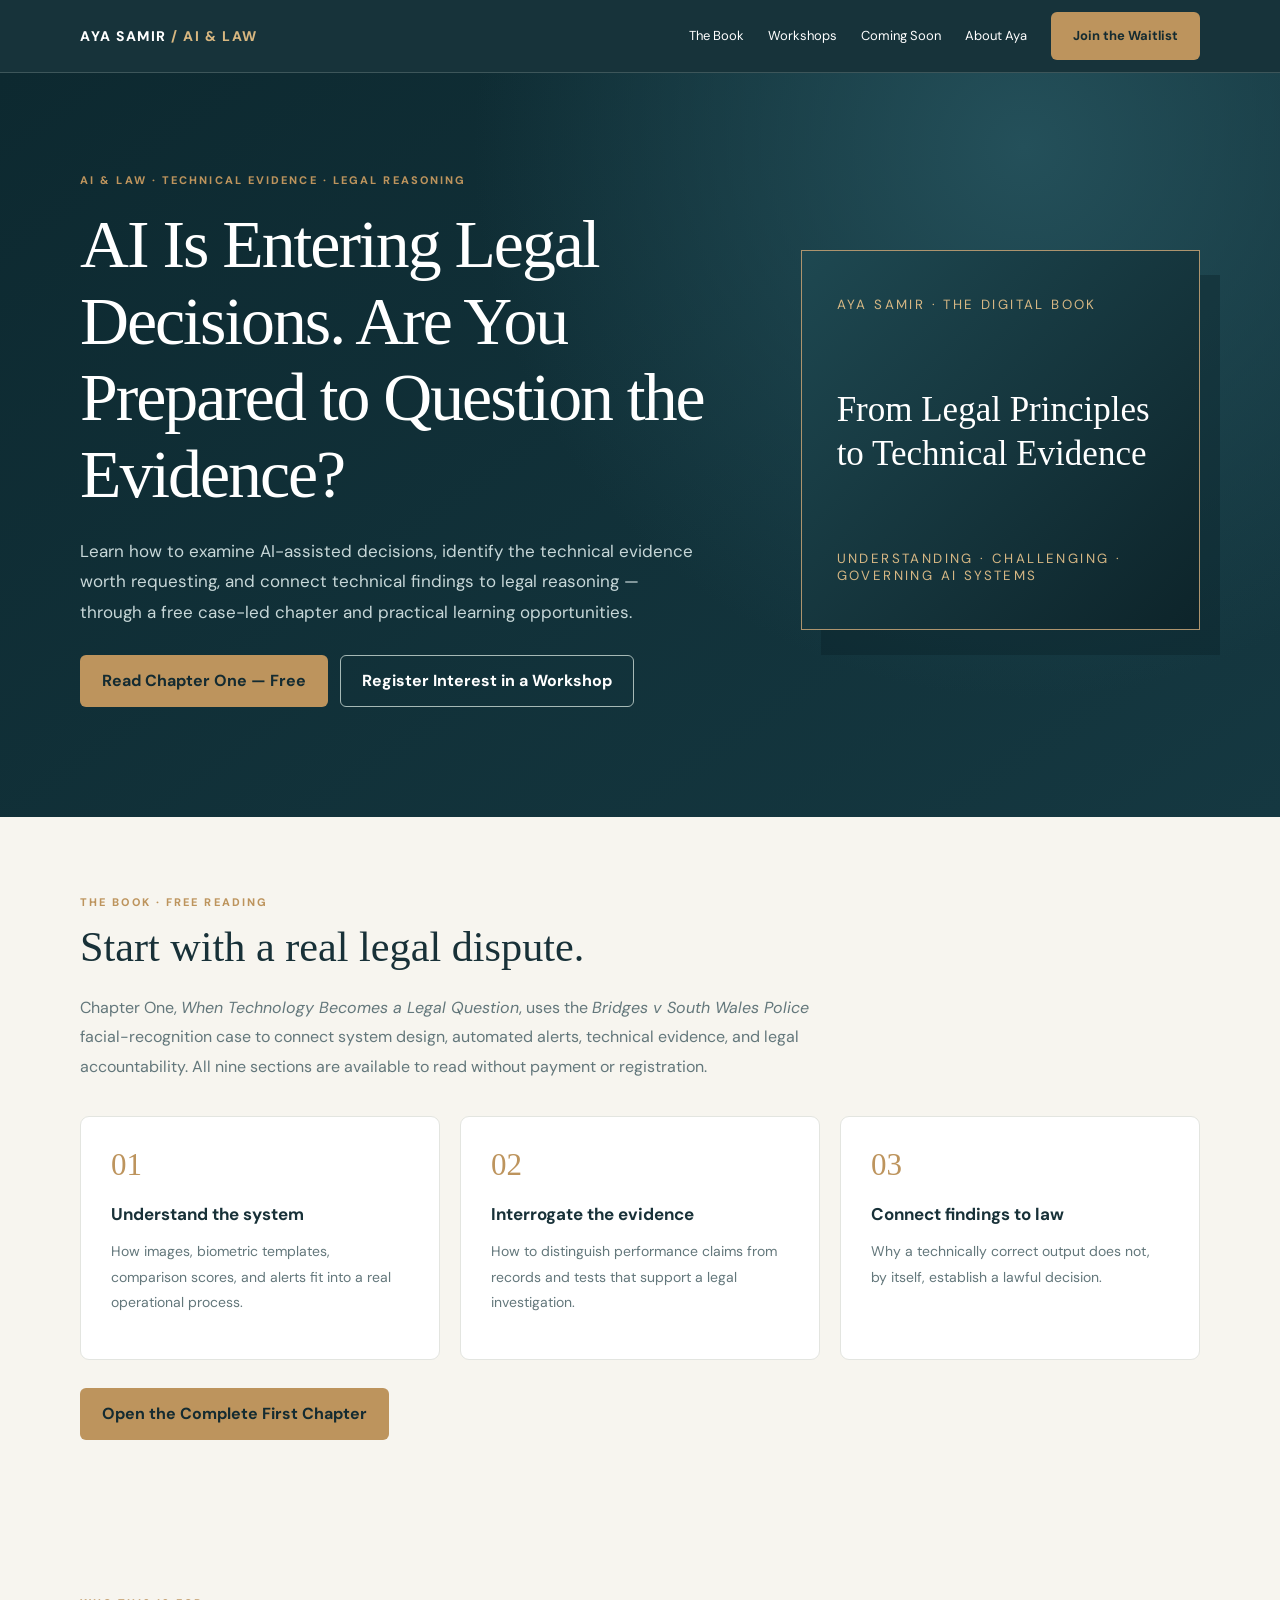
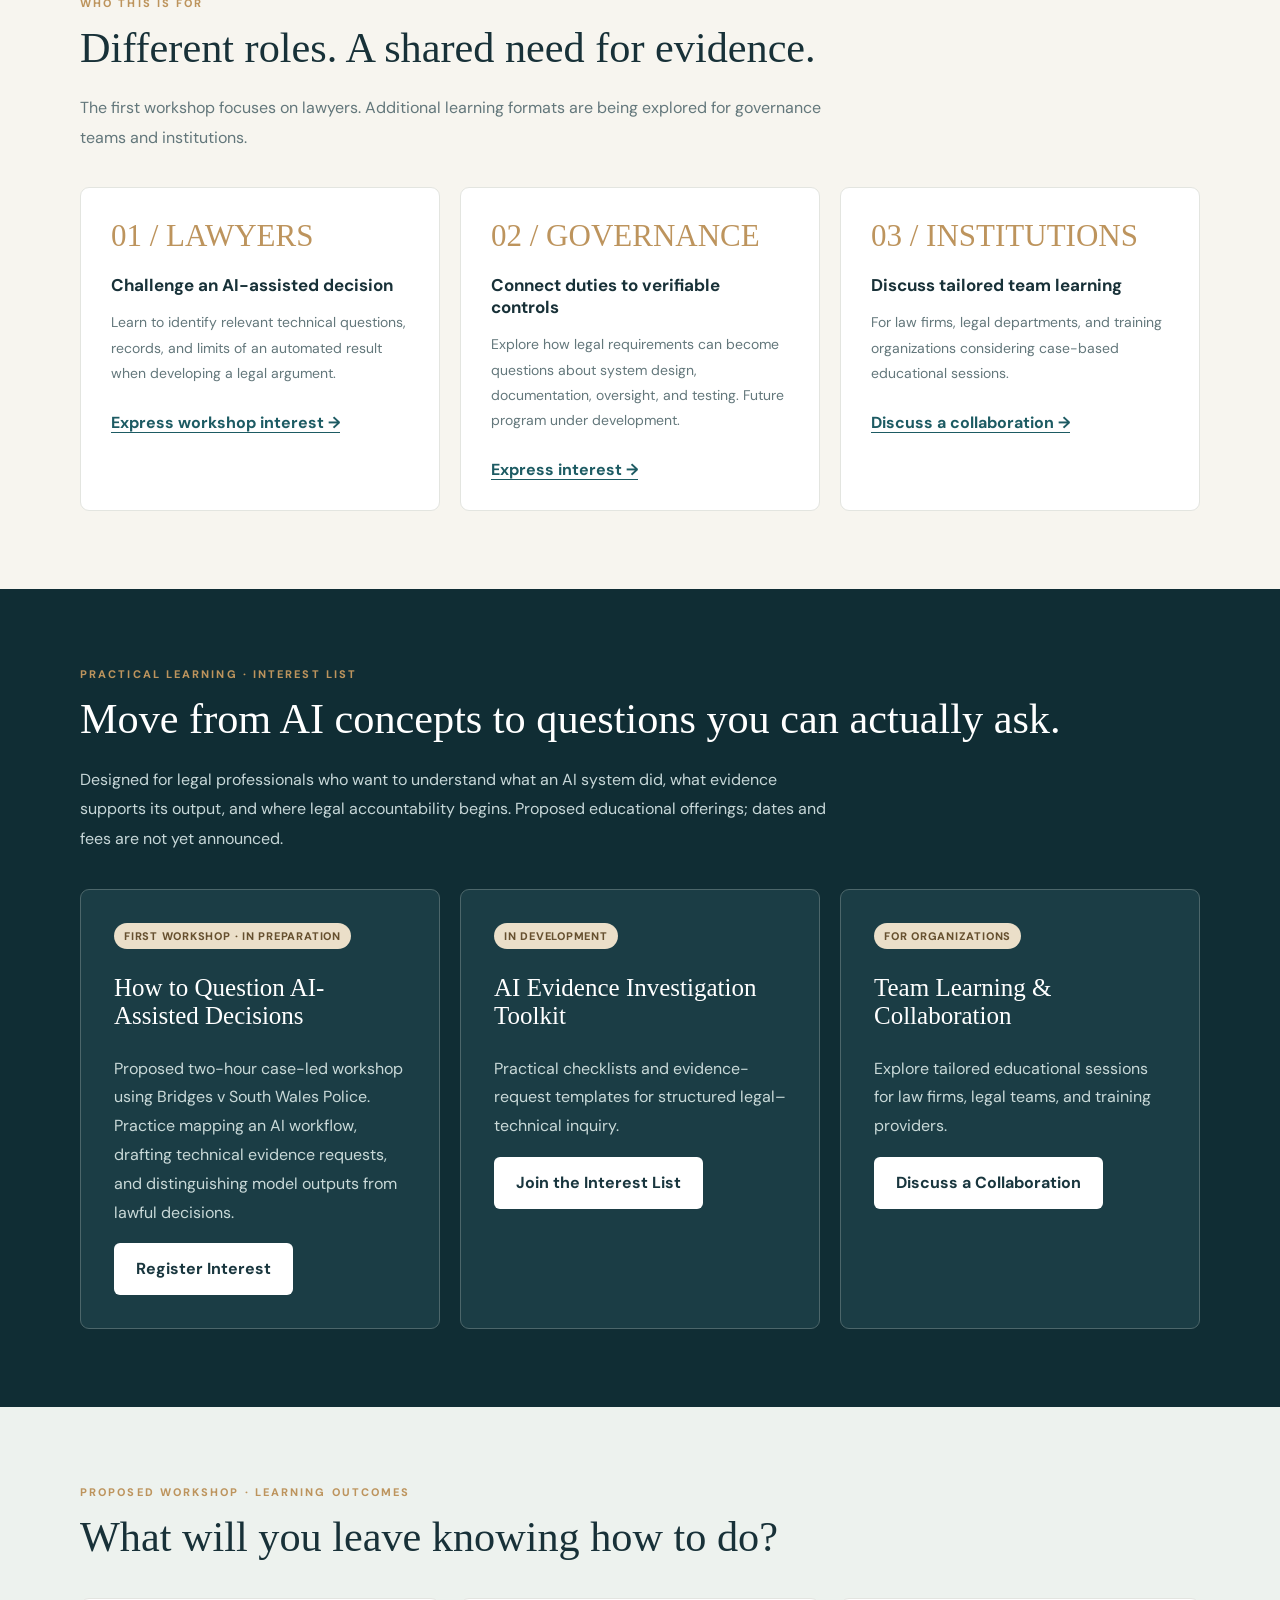
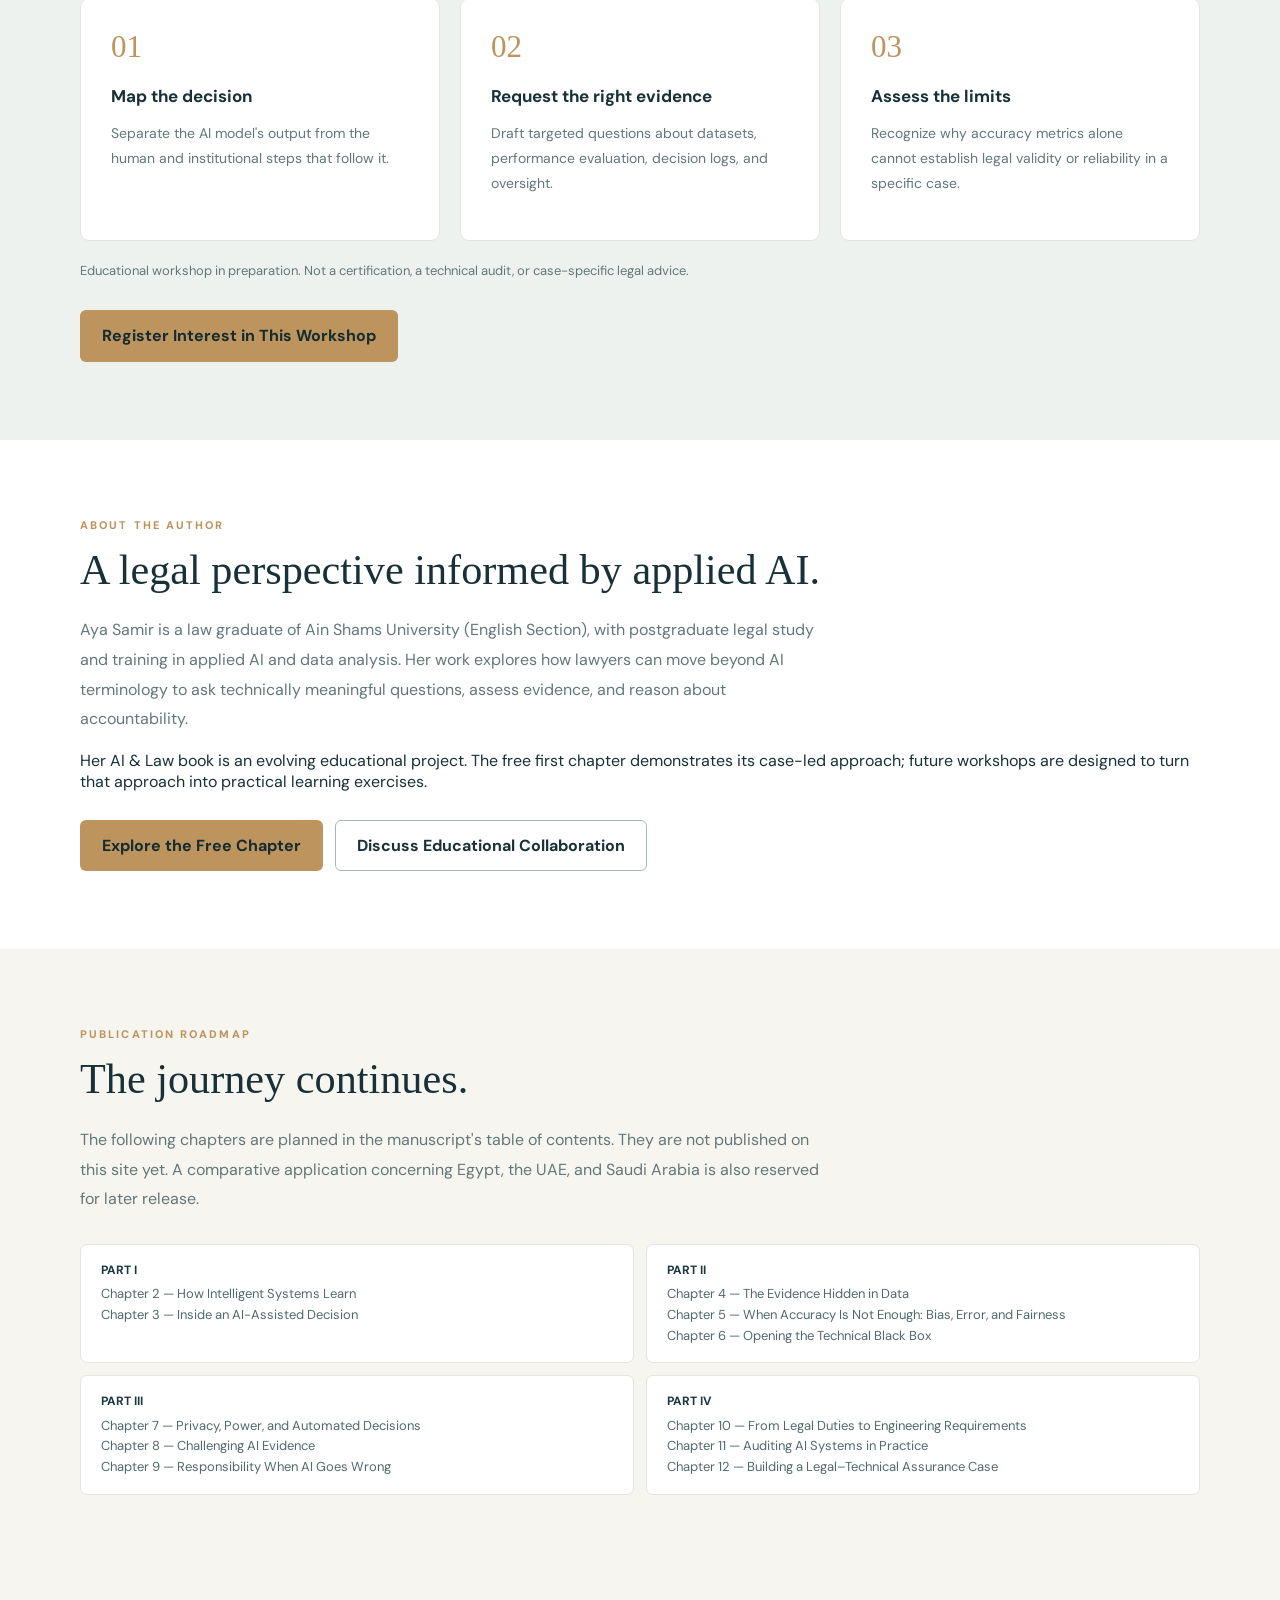
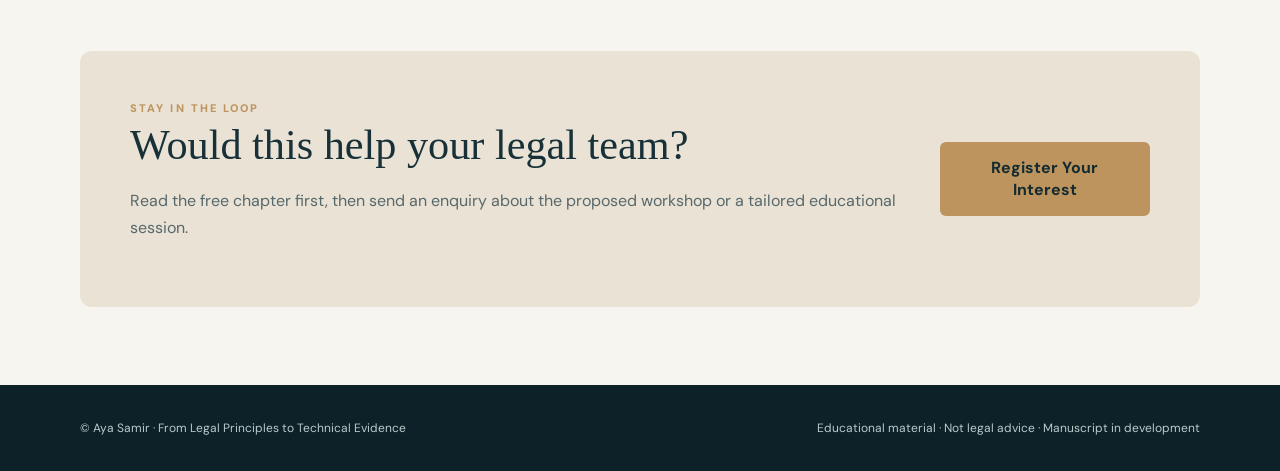
<file: index.html>
<!DOCTYPE html>
<html lang="en"><head><meta charset="utf-8"/><meta content="width=device-width, initial-scale=1" name="viewport"/><meta content="AI and law education, technical evidence, and practical legal professional workshops by Aya Samir" name="description"/><title>AI &amp; Law · Book and Workshops | Aya Samir</title><link href="styles.css" rel="stylesheet"/></head><body><header class="top"><div class="container top-inner"><a class="logo" href="index.html">AYA SAMIR <span>/ AI &amp; LAW</span></a><nav class="links"><a href="index.html#book">The Book</a><a href="index.html#workshops">Workshops</a><a href="index.html#roadmap">Coming Soon</a><a href="index.html#about">About Aya</a><a class="btn" href="interest.html">Join the Waitlist</a></nav></div></header><section class="hero"><div class="container hero-grid"><div><div class="eyebrow">AI &amp; Law · Technical evidence · Legal reasoning</div><h1>AI Is Entering Legal Decisions. Are You Prepared to Question the Evidence?</h1><p>Learn how to examine AI-assisted decisions, identify the technical evidence worth requesting, and connect technical findings to legal reasoning — through a free case-led chapter and practical learning opportunities.</p><div class="actions"><a class="btn" href="read.html">Read Chapter One — Free</a><a class="btn btn-outline" href="interest.html">Register Interest in a Workshop</a></div></div><div class="book-cover"><small>AYA SAMIR · THE DIGITAL BOOK</small><div class="cover-title">From Legal Principles<br/>to Technical Evidence</div><small>UNDERSTANDING · CHALLENGING · GOVERNING AI SYSTEMS</small></div></div></section>
<section class="section" id="book"><div class="container"><div class="eyebrow">The book · Free reading</div><h2>Start with a real legal dispute.</h2><p class="lead">Chapter One, <em>When Technology Becomes a Legal Question</em>, uses the <em>Bridges v South Wales Police</em> facial-recognition case to connect system design, automated alerts, technical evidence, and legal accountability. All nine sections are available to read without payment or registration.</p><div class="grid3"><div class="tile"><div class="num">01</div><h3>Understand the system</h3><p>How images, biometric templates, comparison scores, and alerts fit into a real operational process.</p></div><div class="tile"><div class="num">02</div><h3>Interrogate the evidence</h3><p>How to distinguish performance claims from records and tests that support a legal investigation.</p></div><div class="tile"><div class="num">03</div><h3>Connect findings to law</h3><p>Why a technically correct output does not, by itself, establish a lawful decision.</p></div></div><div class="actions"><a class="btn" href="read.html">Open the Complete First Chapter</a></div></div></section>
<section class="section" id="audiences"><div class="container"><div class="eyebrow">Who this is for</div><h2>Different roles. A shared need for evidence.</h2><p class="lead">The first workshop focuses on lawyers. Additional learning formats are being explored for governance teams and institutions.</p><div class="grid3"><div class="tile"><div class="num">01 / LAWYERS</div><h3>Challenge an AI-assisted decision</h3><p>Learn to identify relevant technical questions, records, and limits of an automated result when developing a legal argument.</p><a class="text-link" href="interest.html?topic=workshop">Express workshop interest →</a></div><div class="tile"><div class="num">02 / GOVERNANCE</div><h3>Connect duties to verifiable controls</h3><p>Explore how legal requirements can become questions about system design, documentation, oversight, and testing. Future program under development.</p><a class="text-link" href="interest.html?topic=toolkit">Express interest →</a></div><div class="tile"><div class="num">03 / INSTITUTIONS</div><h3>Discuss tailored team learning</h3><p>For law firms, legal departments, and training organizations considering case-based educational sessions.</p><a class="text-link" href="interest.html?topic=institutional">Discuss a collaboration →</a></div></div></div></section><section class="section darkband" id="workshops"><div class="container"><div class="eyebrow">Practical learning · Interest list</div><h2>Move from AI concepts to questions you can actually ask.</h2><p class="lead">Designed for legal professionals who want to understand what an AI system did, what evidence supports its output, and where legal accountability begins. Proposed educational offerings; dates and fees are not yet announced.</p><div class="grid3"><div class="feature"><span class="chip">First workshop · in preparation</span><h3>How to Question AI-Assisted Decisions</h3><p>Proposed two-hour case-led workshop using Bridges v South Wales Police. Practice mapping an AI workflow, drafting technical evidence requests, and distinguishing model outputs from lawful decisions.</p><a class="btn btn-light" href="interest.html?topic=workshop">Register Interest</a></div><div class="feature"><span class="chip">In development</span><h3>AI Evidence Investigation Toolkit</h3><p>Practical checklists and evidence-request templates for structured legal–technical inquiry.</p><a class="btn btn-light" href="interest.html?topic=toolkit">Join the Interest List</a></div><div class="feature"><span class="chip">For organizations</span><h3>Team Learning &amp; Collaboration</h3><p>Explore tailored educational sessions for law firms, legal teams, and training providers.</p><a class="btn btn-light" href="interest.html?topic=institutional">Discuss a Collaboration</a></div></div></div></section><section class="section learning-section"><div class="container"><div class="eyebrow">Proposed workshop · Learning outcomes</div><h2>What will you leave knowing how to do?</h2><div class="grid3"><div class="tile"><div class="num">01</div><h3>Map the decision</h3><p>Separate the AI model's output from the human and institutional steps that follow it.</p></div><div class="tile"><div class="num">02</div><h3>Request the right evidence</h3><p>Draft targeted questions about datasets, performance evaluation, decision logs, and oversight.</p></div><div class="tile"><div class="num">03</div><h3>Assess the limits</h3><p>Recognize why accuracy metrics alone cannot establish legal validity or reliability in a specific case.</p></div></div><p class="small-note">Educational workshop in preparation. Not a certification, a technical audit, or case-specific legal advice.</p><div class="actions"><a class="btn" href="interest.html?topic=workshop">Register Interest in This Workshop</a></div></div></section>
<section class="section about-section" id="about"><div class="container"><div class="eyebrow">About the author</div><h2>A legal perspective informed by applied AI.</h2><p class="lead">Aya Samir is a law graduate of Ain Shams University (English Section), with postgraduate legal study and training in applied AI and data analysis. Her work explores how lawyers can move beyond AI terminology to ask technically meaningful questions, assess evidence, and reason about accountability.</p><p>Her AI &amp; Law book is an evolving educational project. The free first chapter demonstrates its case-led approach; future workshops are designed to turn that approach into practical learning exercises.</p><div class="actions"><a class="btn" href="read.html">Explore the Free Chapter</a><a class="btn btn-outline" href="interest.html?topic=institutional">Discuss Educational Collaboration</a></div></div></section><section class="section" id="roadmap"><div class="container"><div class="eyebrow">Publication roadmap</div><h2>The journey continues.</h2><p class="lead">The following chapters are planned in the manuscript's table of contents. They are not published on this site yet. A comparative application concerning Egypt, the UAE, and Saudi Arabia is also reserved for later release.</p><div class="coming"><div><b>PART I</b><span>Chapter 2 — How Intelligent Systems Learn<br/></span><span>Chapter 3 — Inside an AI-Assisted Decision<br/></span></div><div><b>PART II</b><span>Chapter 4 — The Evidence Hidden in Data<br/></span><span>Chapter 5 — When Accuracy Is Not Enough: Bias, Error, and Fairness<br/></span><span>Chapter 6 — Opening the Technical Black Box<br/></span></div><div><b>PART III</b><span>Chapter 7 — Privacy, Power, and Automated Decisions<br/></span><span>Chapter 8 — Challenging AI Evidence<br/></span><span>Chapter 9 — Responsibility When AI Goes Wrong<br/></span></div><div><b>PART IV</b><span>Chapter 10 — From Legal Duties to Engineering Requirements<br/></span><span>Chapter 11 — Auditing AI Systems in Practice<br/></span><span>Chapter 12 — Building a Legal–Technical Assurance Case<br/></span></div></div></div></section><section class="section"><div class="container"><div class="cta"><div><div class="eyebrow">Stay in the loop</div><h2>Would this help your legal team?</h2><p>Read the free chapter first, then send an enquiry about the proposed workshop or a tailored educational session.</p></div><a class="btn" href="interest.html">Register Your Interest</a></div></div></section><footer class="footer"><div class="container"><span>© Aya Samir · From Legal Principles to Technical Evidence</span><span>Educational material · Not legal advice · Manuscript in development</span></div></footer><script src="config.js"></script></body></html>
</file>
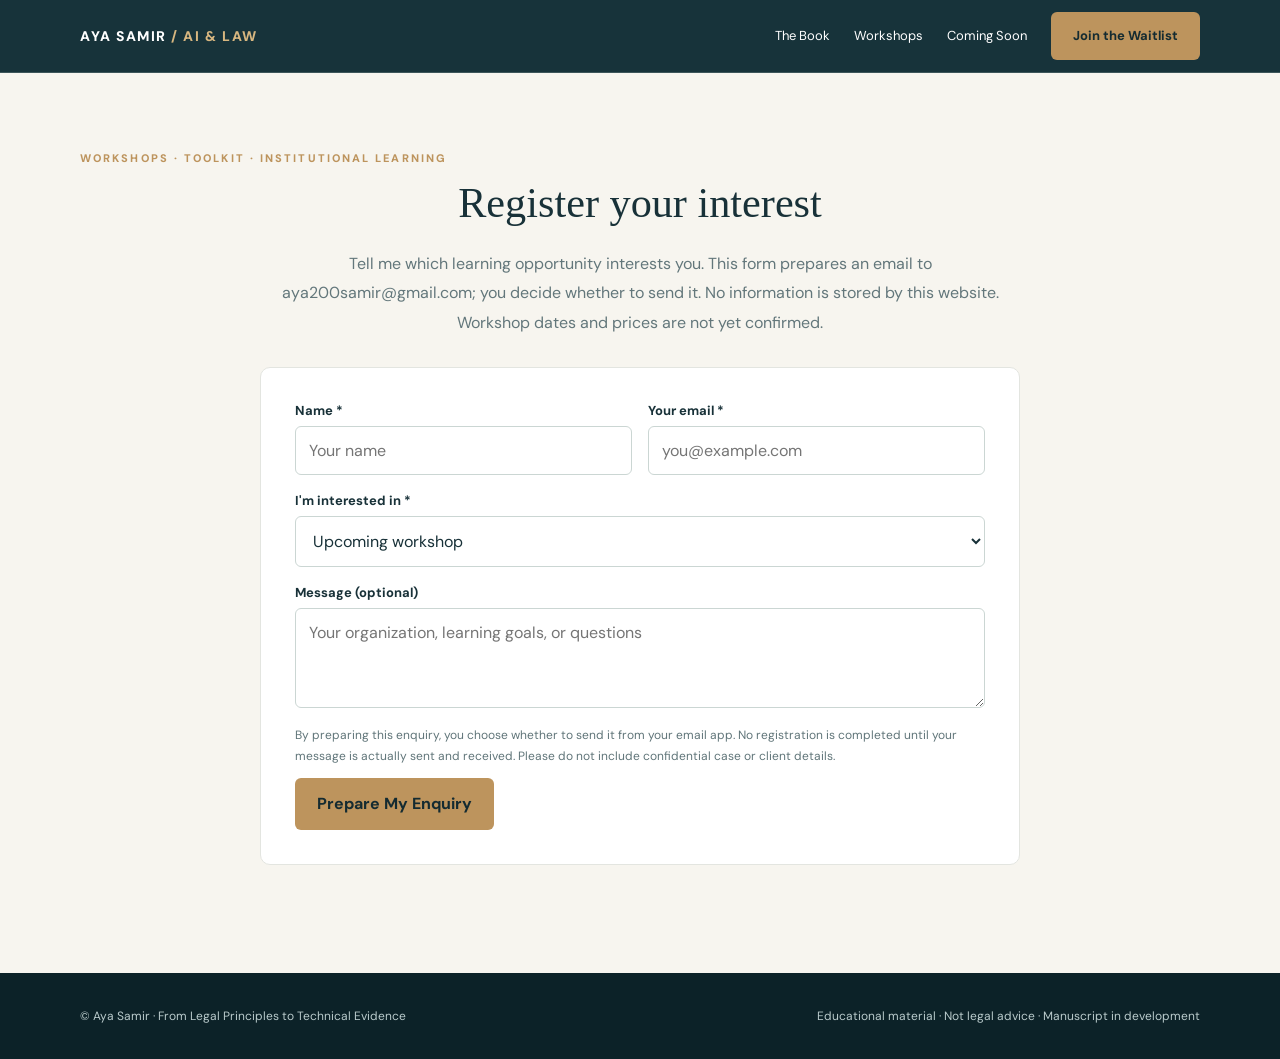
<file: interest.html>
<!DOCTYPE html>
<html lang="en"><head><meta charset="utf-8"/><meta content="width=device-width, initial-scale=1" name="viewport"/><meta content="AI and law education, technical evidence, and practical legal professional workshops by Aya Samir" name="description"/><title>Register Interest | Aya Samir</title><link href="styles.css" rel="stylesheet"/></head><body><header class="top"><div class="container top-inner"><a class="logo" href="index.html">AYA SAMIR <span>/ AI &amp; LAW</span></a><nav class="links"><a href="index.html#book">The Book</a><a href="index.html#workshops">Workshops</a><a href="index.html#roadmap">Coming Soon</a><a class="btn" href="interest.html">Join the Waitlist</a></nav></div></header><section class="section"><div class="container"><div class="eyebrow">Workshops · Toolkit · Institutional learning</div><h2 style="text-align:center">Register your interest</h2><p class="lead" style="text-align:center;margin:0 auto">Tell me which learning opportunity interests you. This form prepares an email to aya200samir@gmail.com; you decide whether to send it. No information is stored by this website. Workshop dates and prices are not yet confirmed.</p><div class="form-panel"><form id="lead-form"><div class="form-grid"><div class="field"><label for="name">Name *</label><input autocomplete="name" id="name" maxlength="100" placeholder="Your name" required=""/></div><div class="field"><label for="email">Your email *</label><input autocomplete="email" id="email" placeholder="you@example.com" required="" type="email"/></div></div><div class="field"><label for="interest">I'm interested in *</label><select id="interest" required=""><option value="Workshop — When AI Becomes Legal Evidence">Upcoming workshop</option><option value="AI Evidence Investigation Toolkit">AI Evidence Investigation Toolkit</option><option value="Institutional training / collaboration">Institutional training / collaboration</option><option value="Future book chapters">Future book chapters</option></select></div><div class="field"><label for="message">Message (optional)</label><textarea id="message" maxlength="1200" placeholder="Your organization, learning goals, or questions"></textarea></div><p class="fine">By preparing this enquiry, you choose whether to send it from your email app. No registration is completed until your message is actually sent and received. Please do not include confidential case or client details.</p><button class="btn" id="send" type="submit">Prepare My Enquiry</button><div aria-live="polite" class="result" id="result" role="status"></div></form></div></div></section><footer class="footer"><div class="container"><span>© Aya Samir · From Legal Principles to Technical Evidence</span><span>Educational material · Not legal advice · Manuscript in development</span></div></footer><script src="config.js"></script><script>const params=new URLSearchParams(location.search);const choice={workshop:'Workshop — When AI Becomes Legal Evidence',toolkit:'AI Evidence Investigation Toolkit',institutional:'Institutional training / collaboration',book:'Future book chapters'};if(choice[params.get('topic')])document.getElementById('interest').value=choice[params.get('topic')];document.getElementById('lead-form').addEventListener('submit',async e=>{e.preventDefault();const name=document.getElementById('name').value.trim(),email=document.getElementById('email').value.trim(),topic=document.getElementById('interest').value,msg=document.getElementById('message').value.trim(),recipient=(window.AYA_CONTACT_EMAIL||'').trim();const body='Name: '+name+'\nEmail: '+email+'\nInterest: '+topic+'\n\nMessage: '+(msg||'(none)');const result=document.getElementById('result');result.classList.add('visible');if(recipient&&/^[^\s@]+@[^\s@]+\.[^\s@]+$/.test(recipient)){const url='mailto:'+encodeURIComponent(recipient)+'?subject='+encodeURIComponent('AI & Law — '+topic)+'&body='+encodeURIComponent(body);result.textContent='Your email app should open with a prepared message. Please press Send there to submit your enquiry; this page does not confirm delivery.';window.location.href=url;}else{try{await navigator.clipboard.writeText('AI & Law — '+topic+'\n\n'+body);result.textContent='Your enquiry has been copied. The site owner has not configured a contact email yet, so nothing has been sent. Please contact Aya through her confirmed professional channel and paste this message.';}catch(err){result.textContent='No enquiry has been sent. Copy the details below and send them through Aya’s confirmed professional channel: '+body;}}});</script></body></html>
</file>
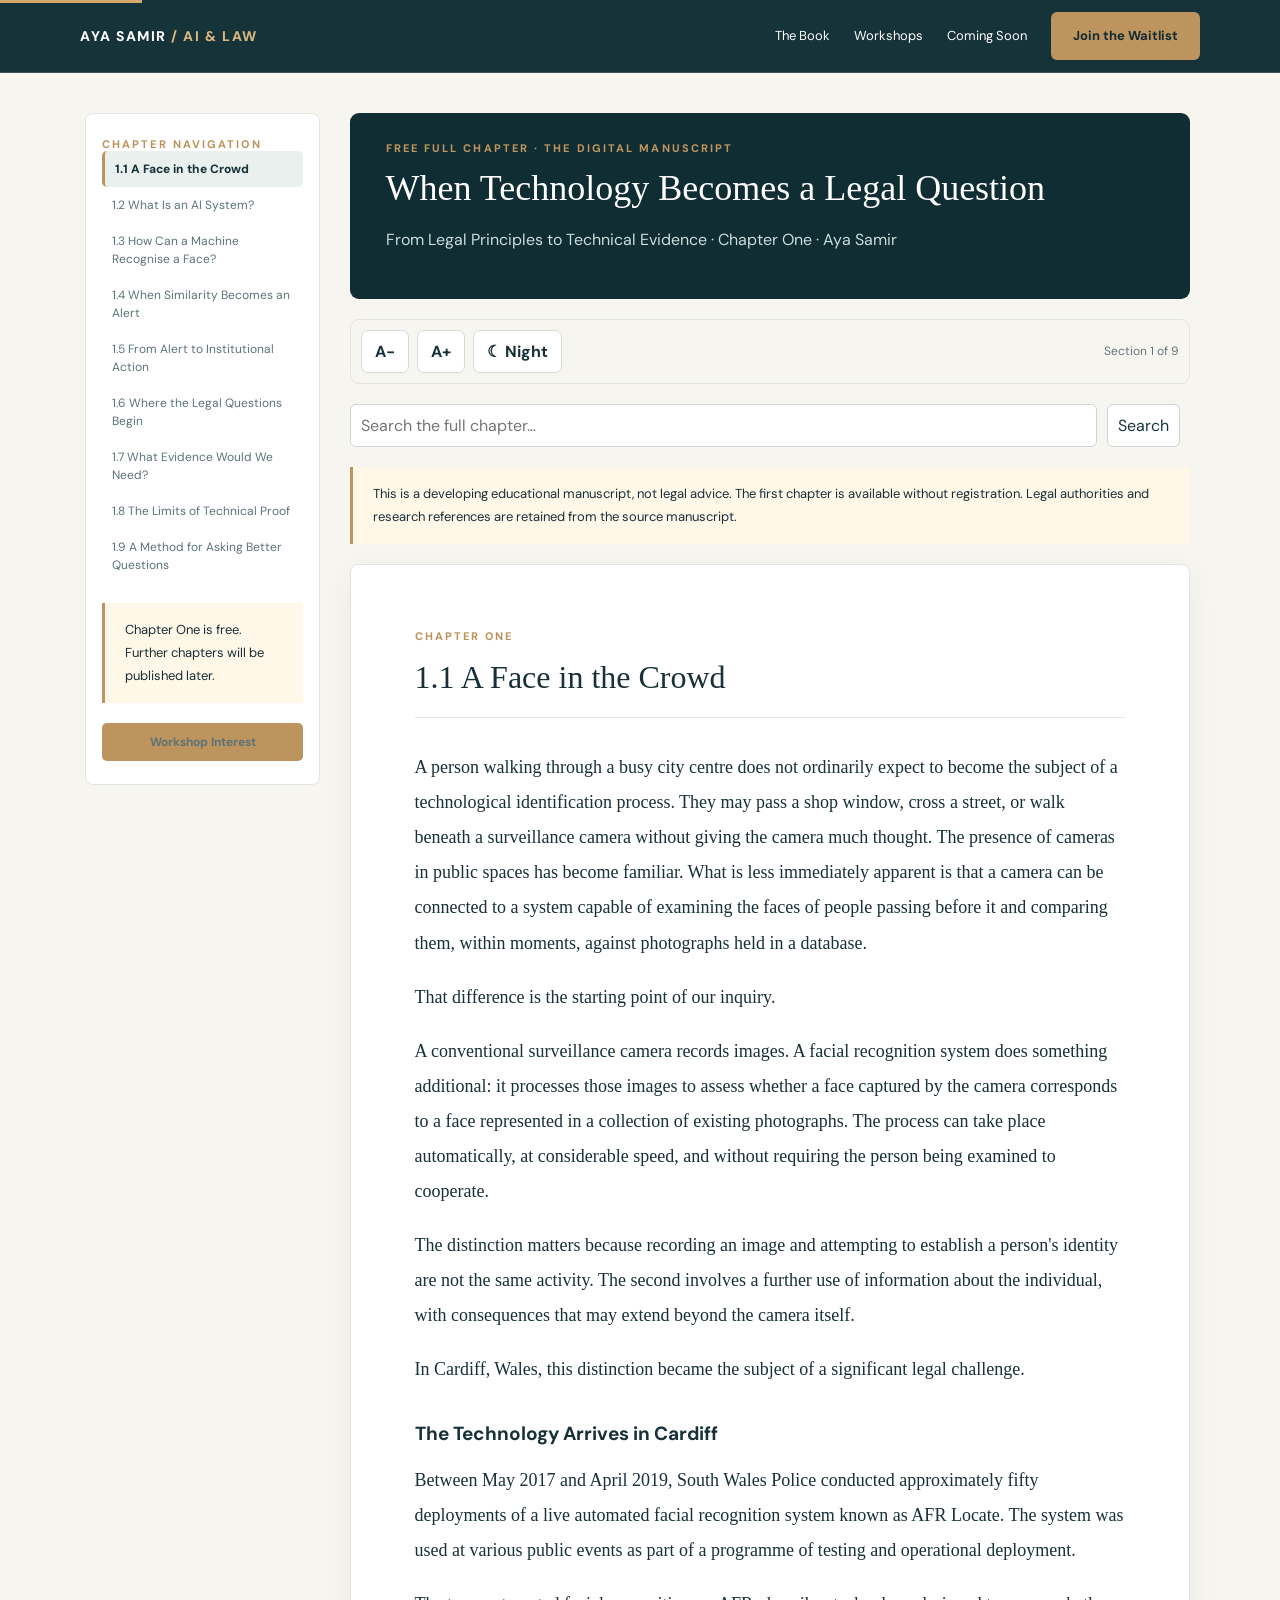
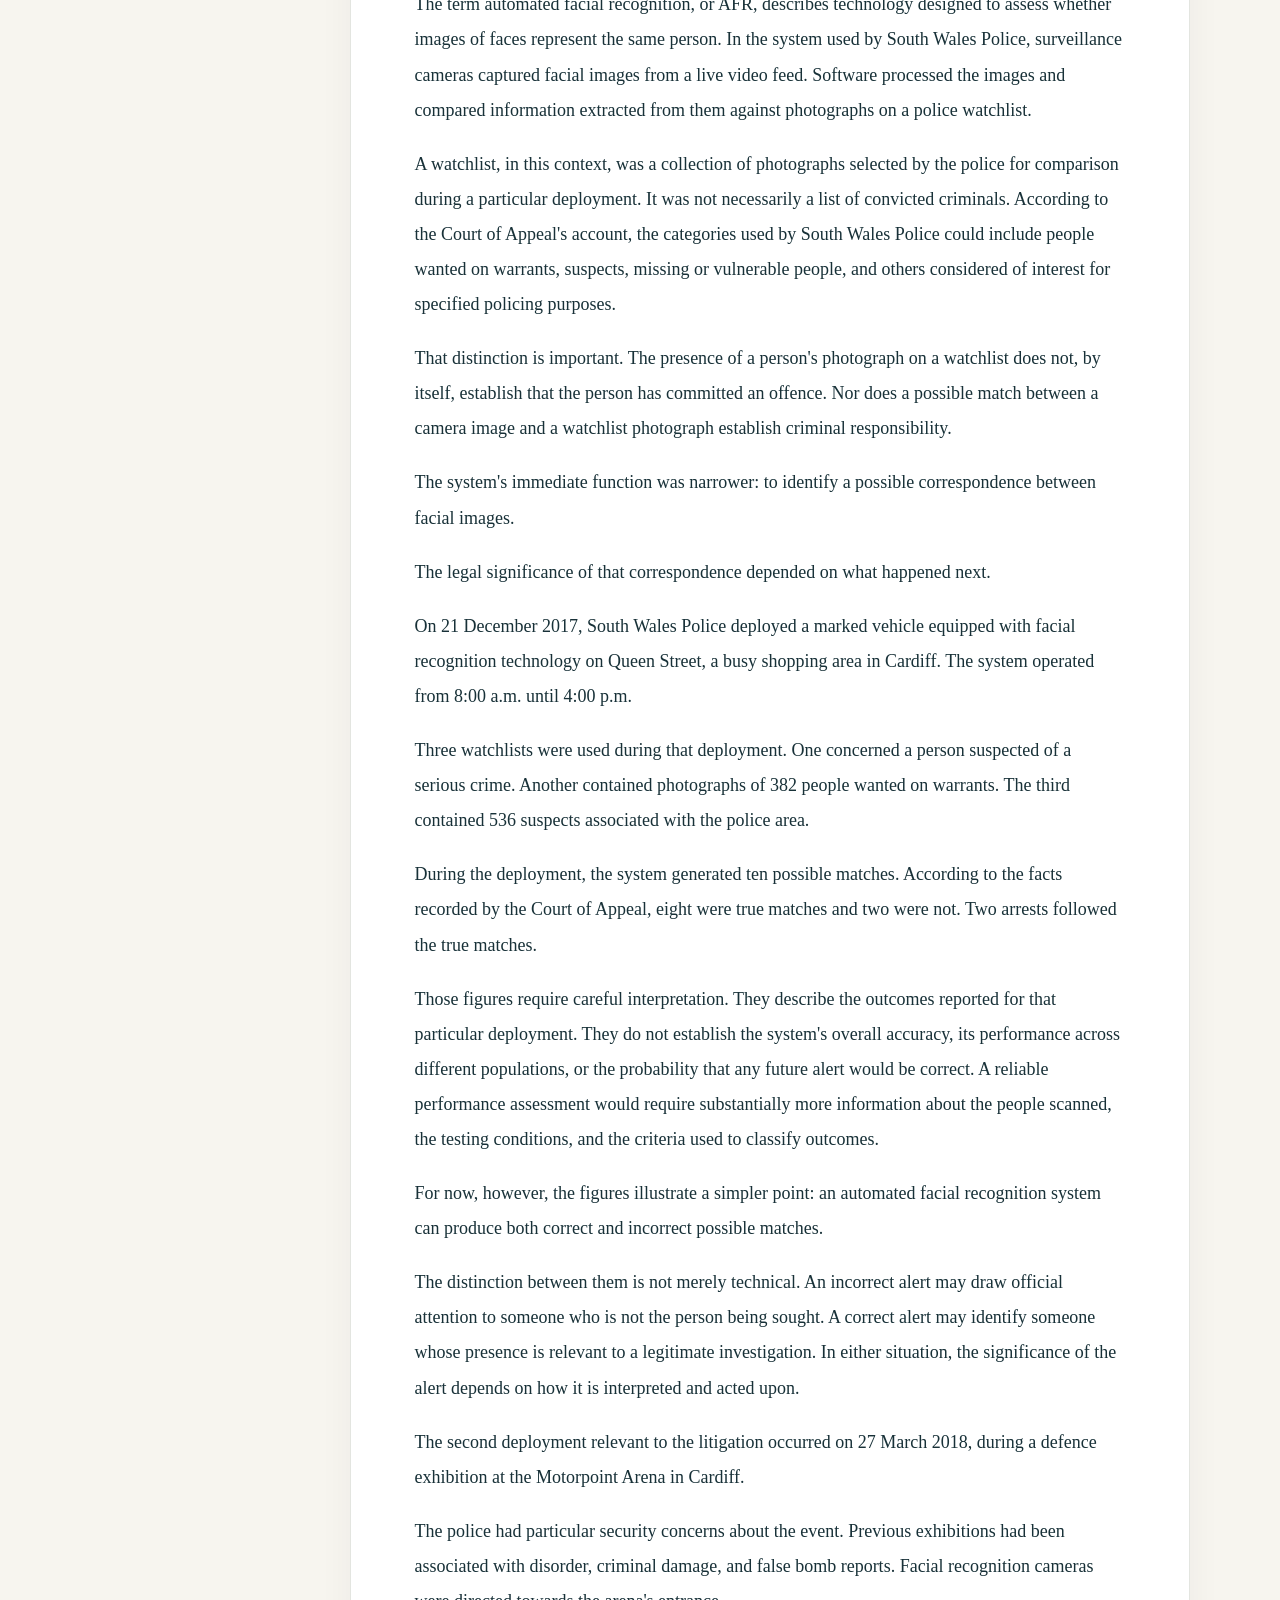
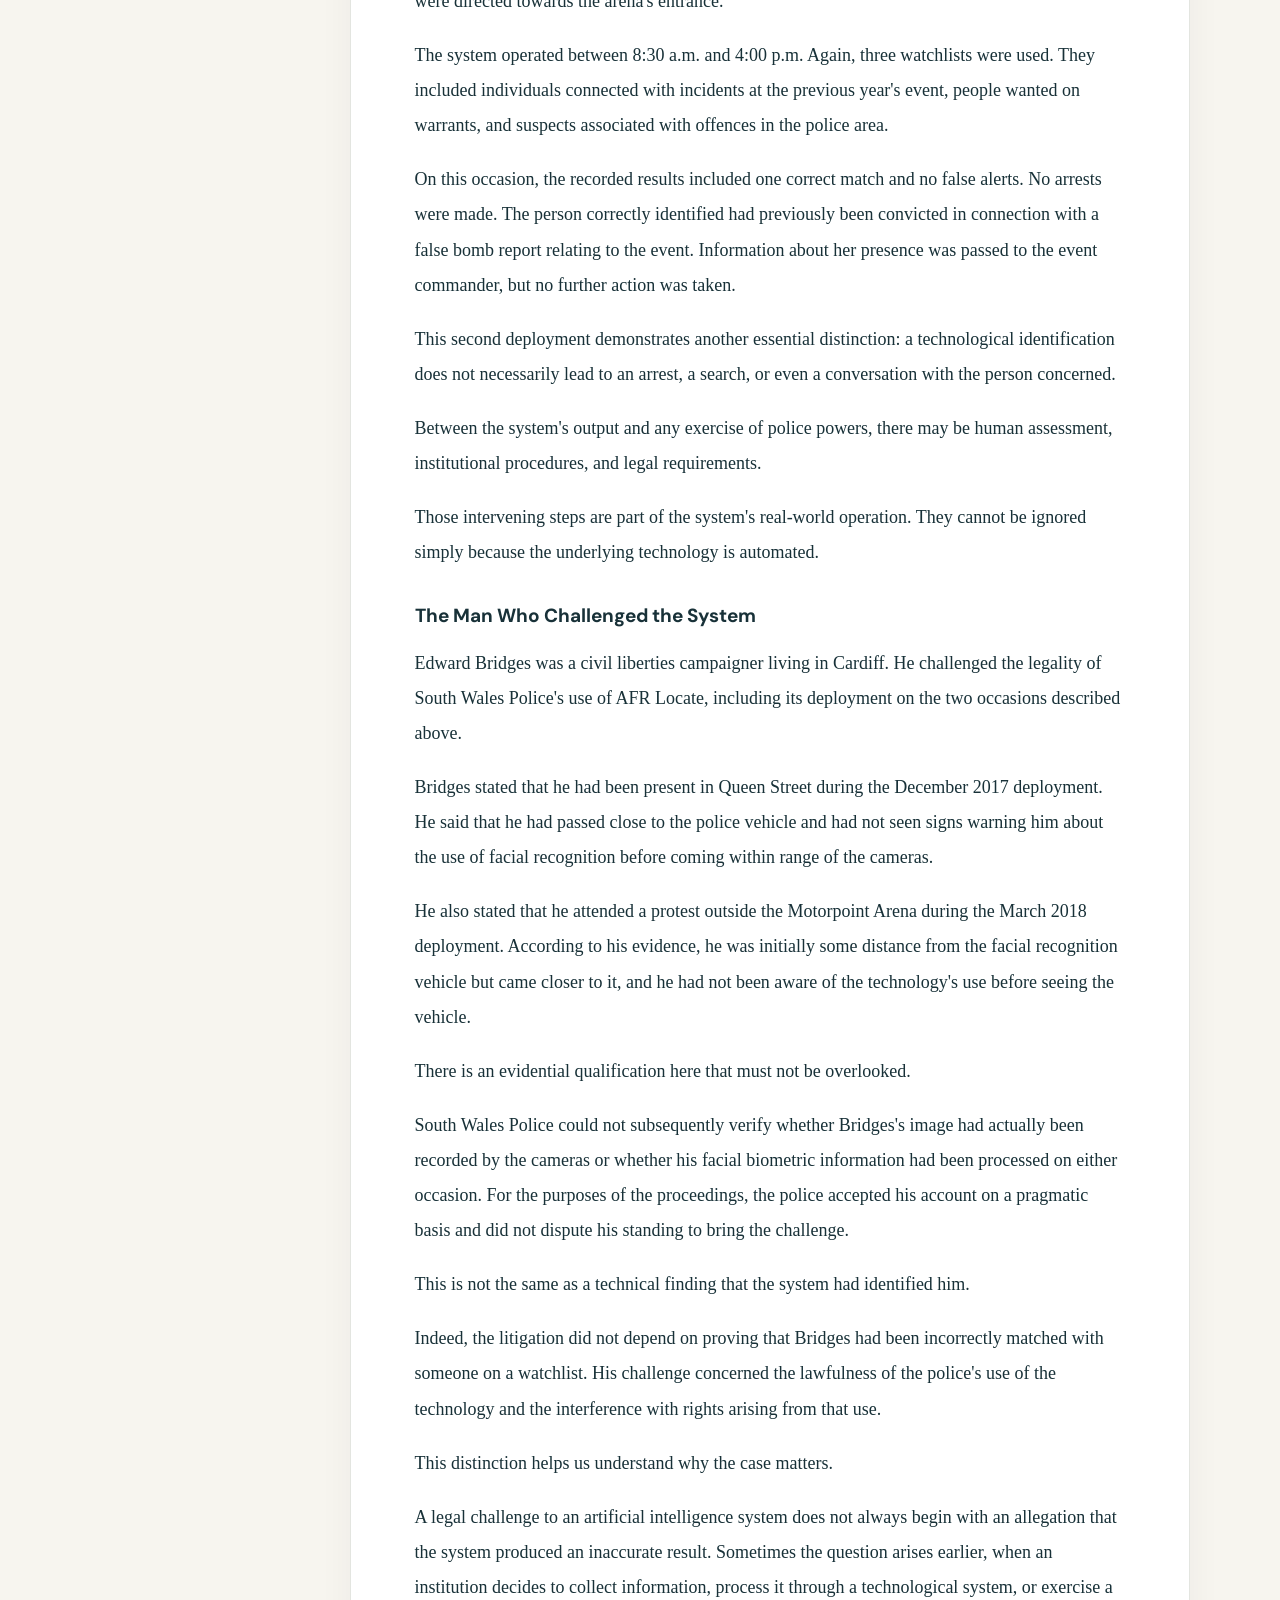
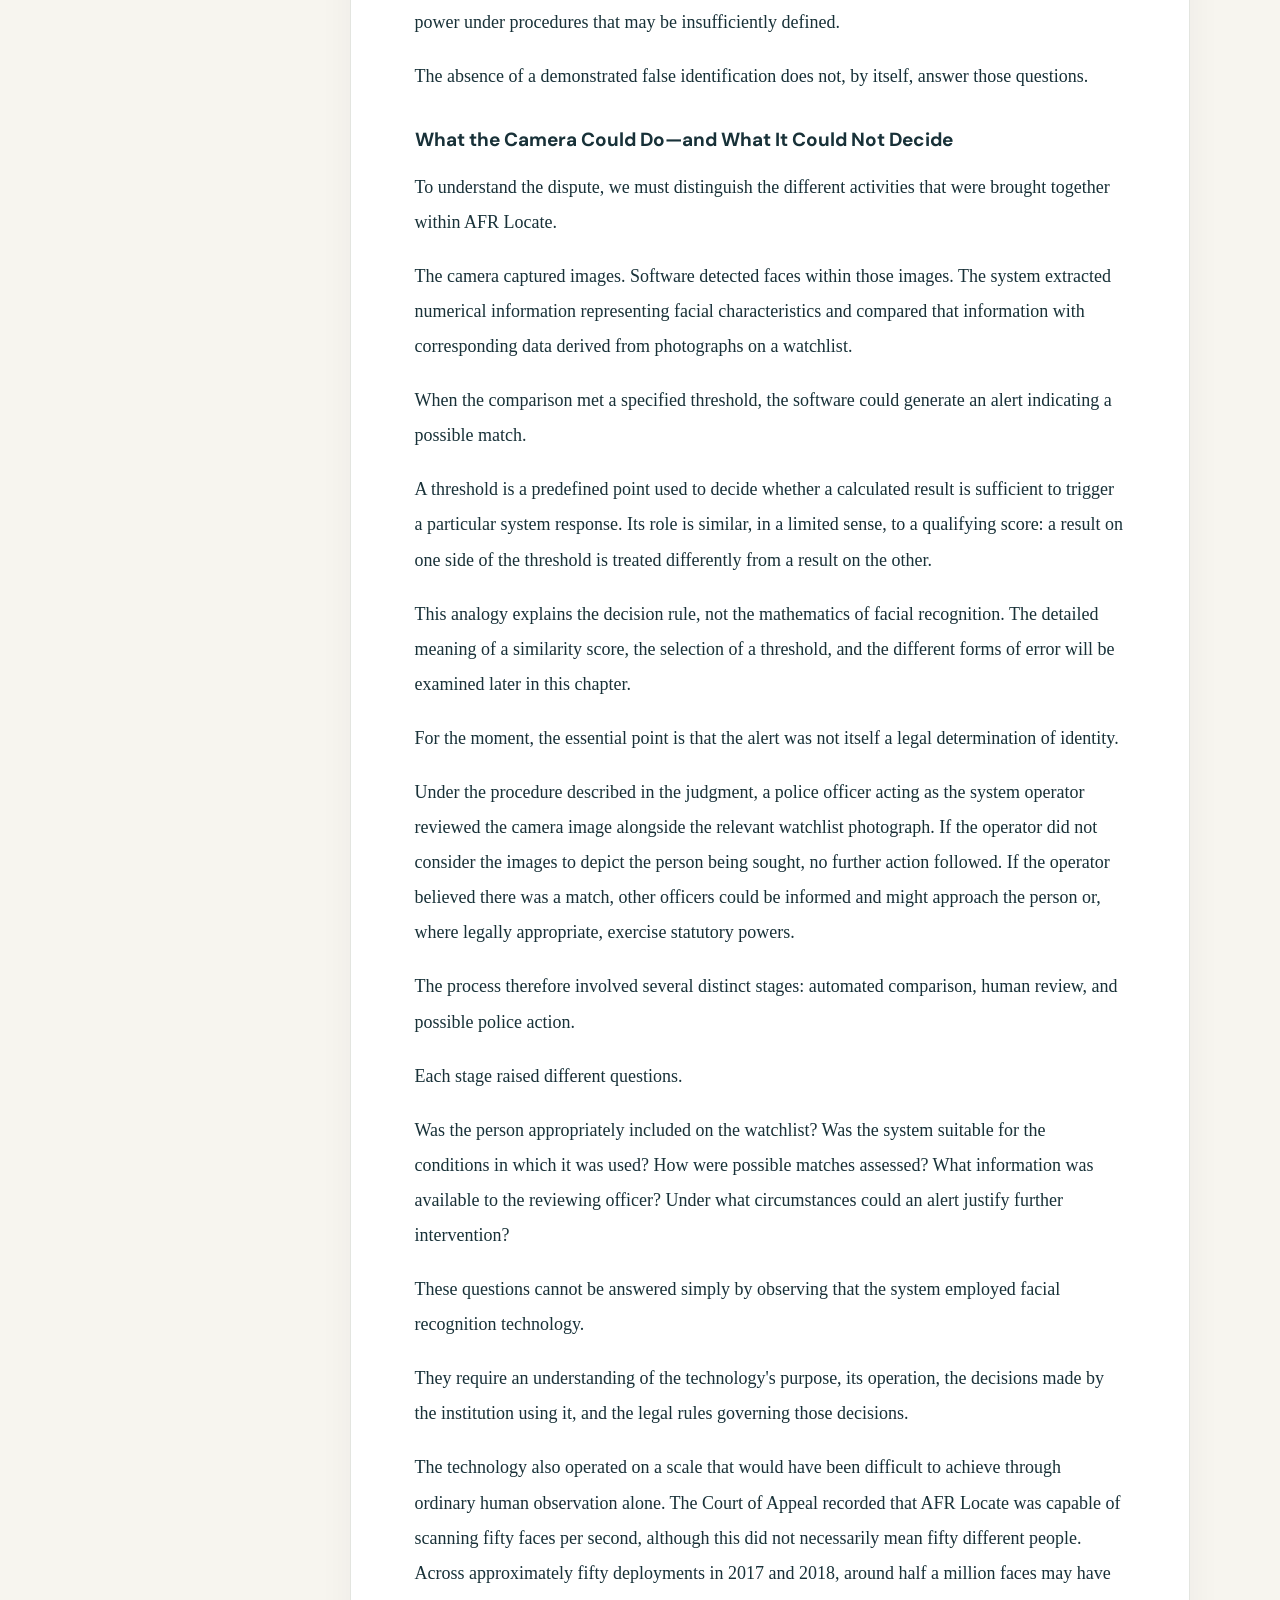
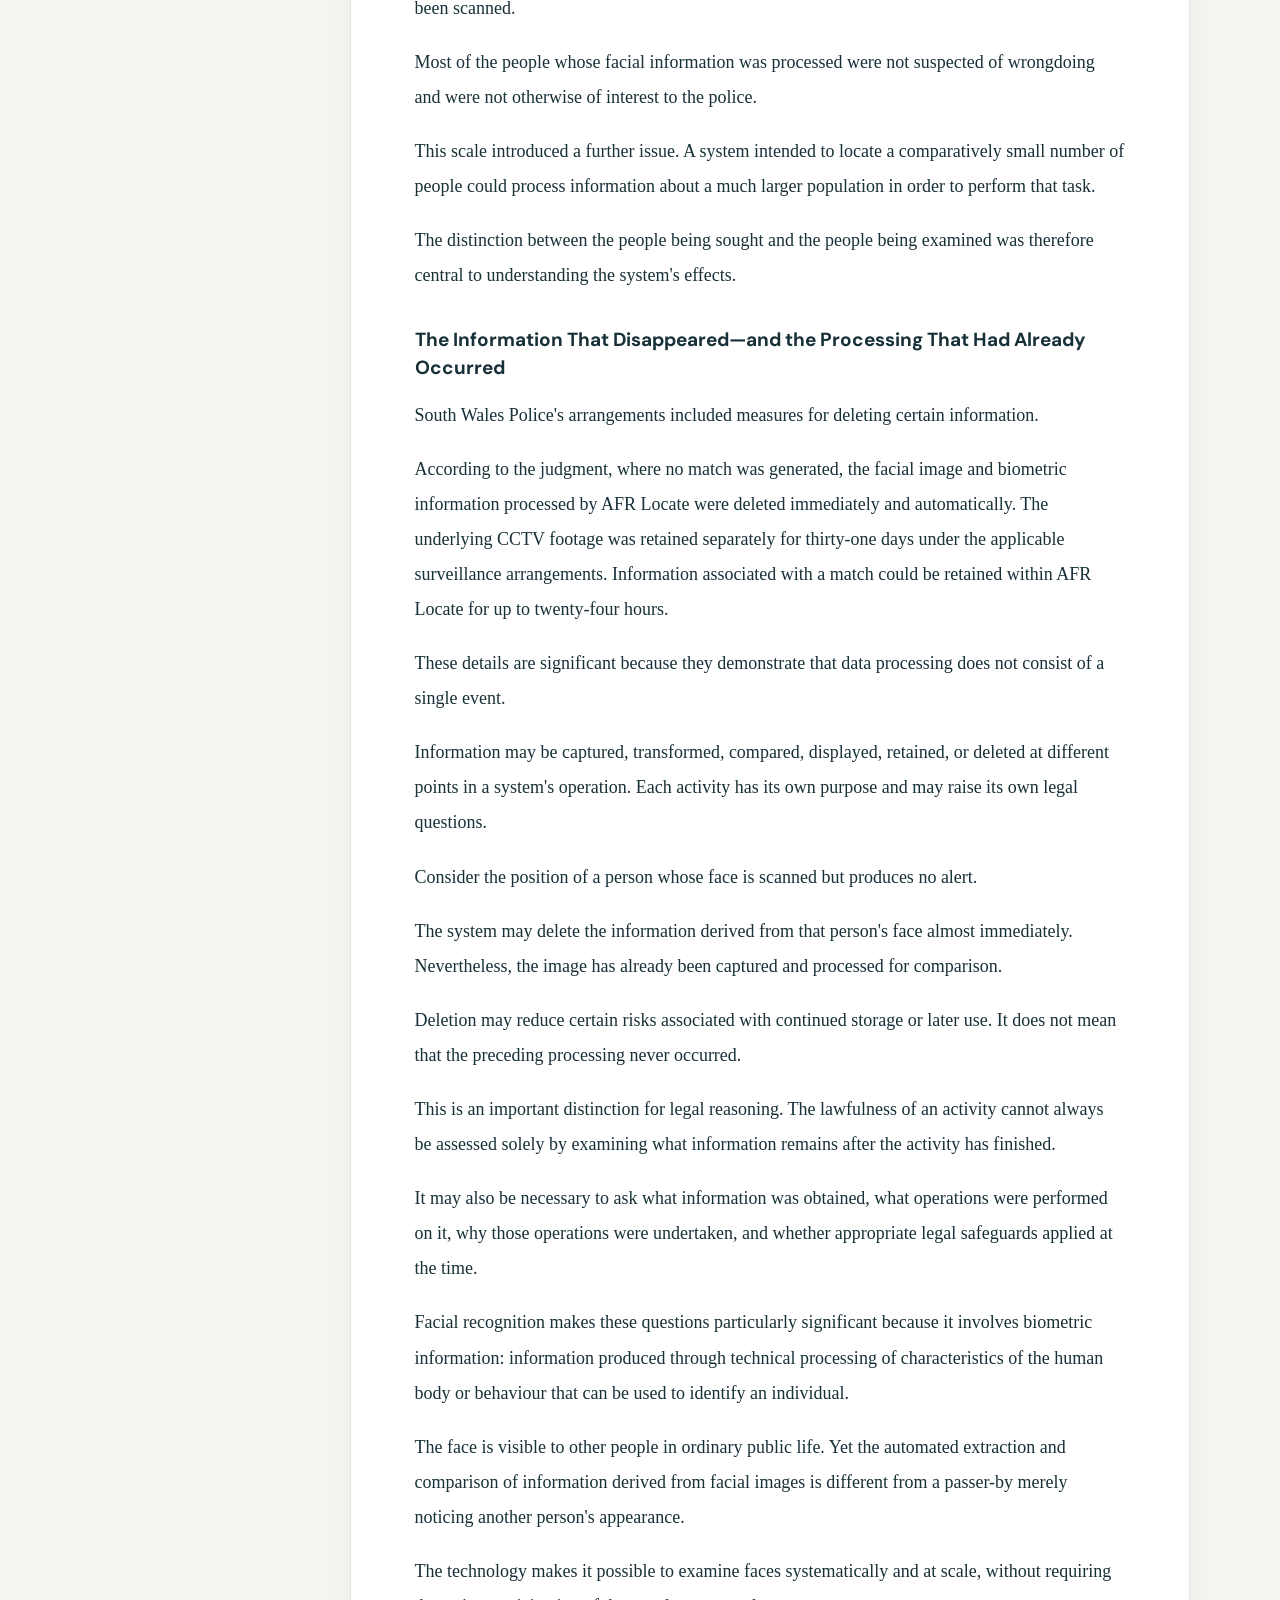
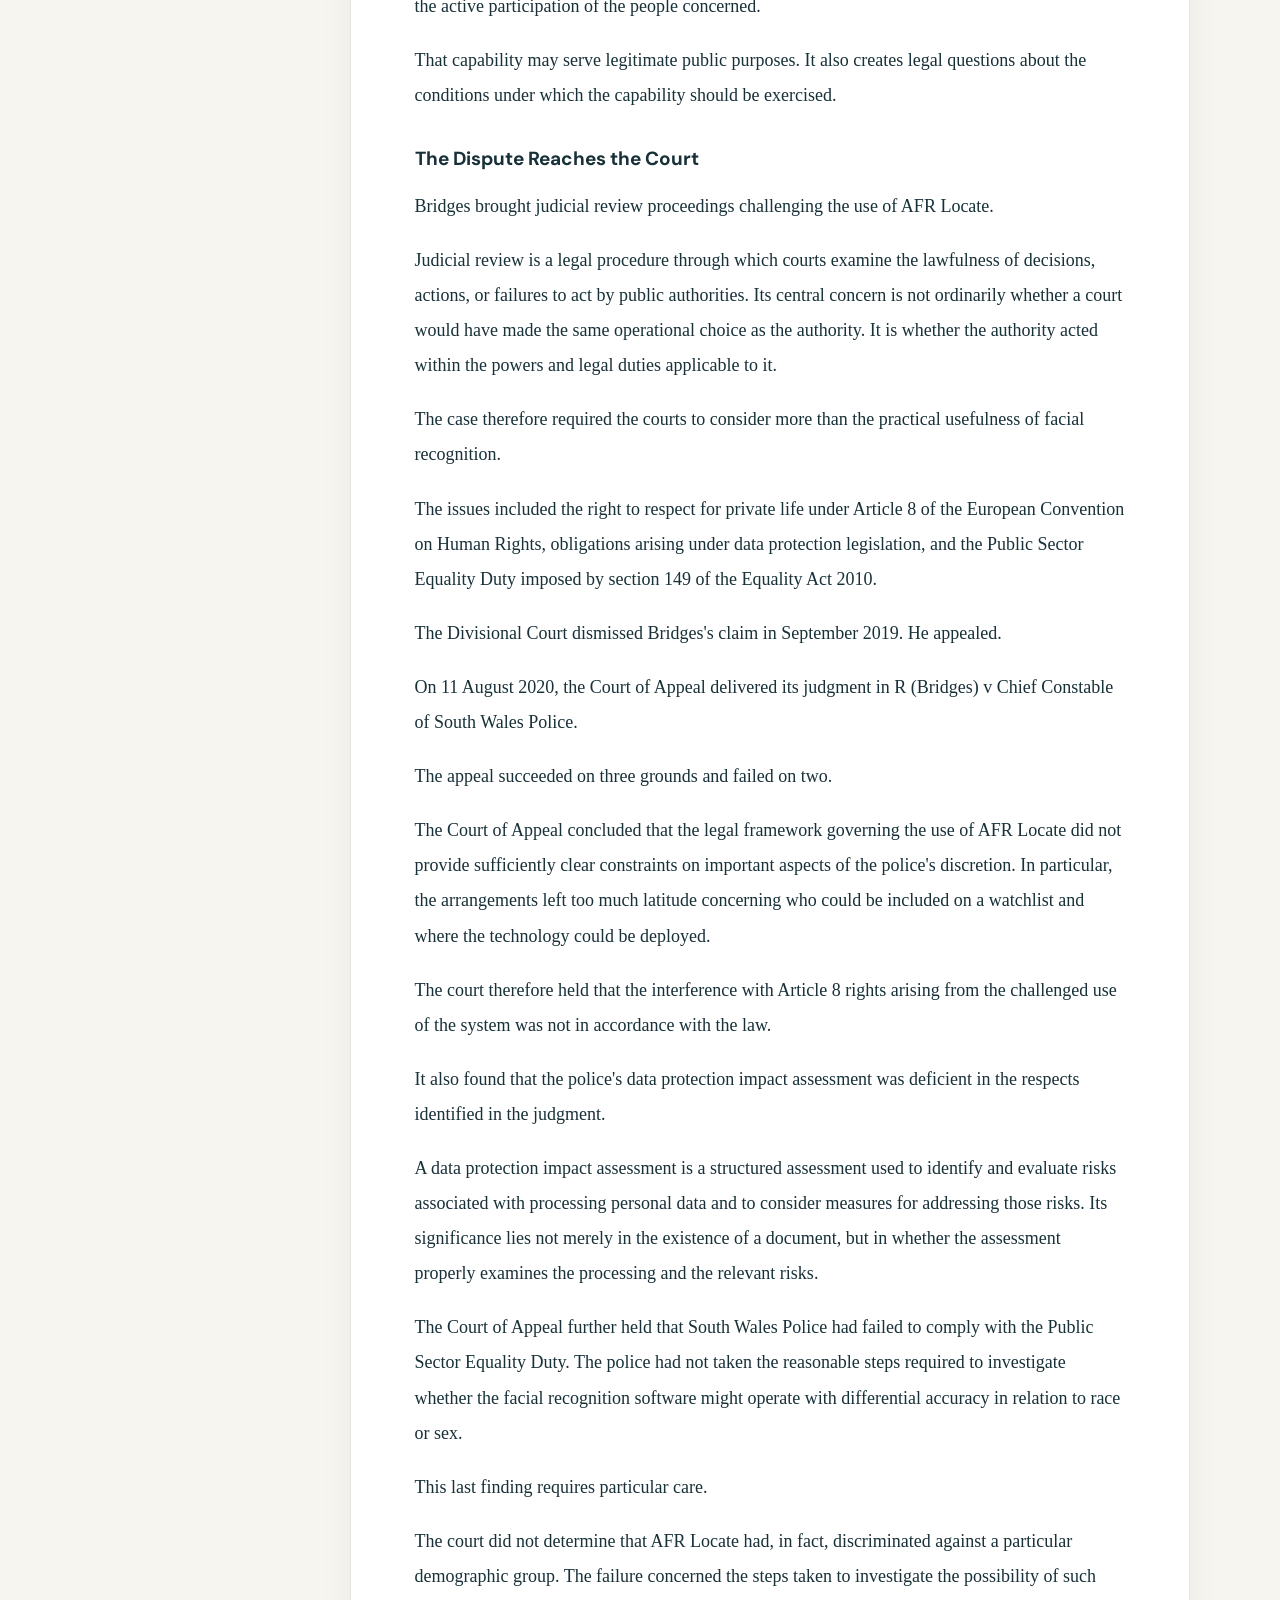
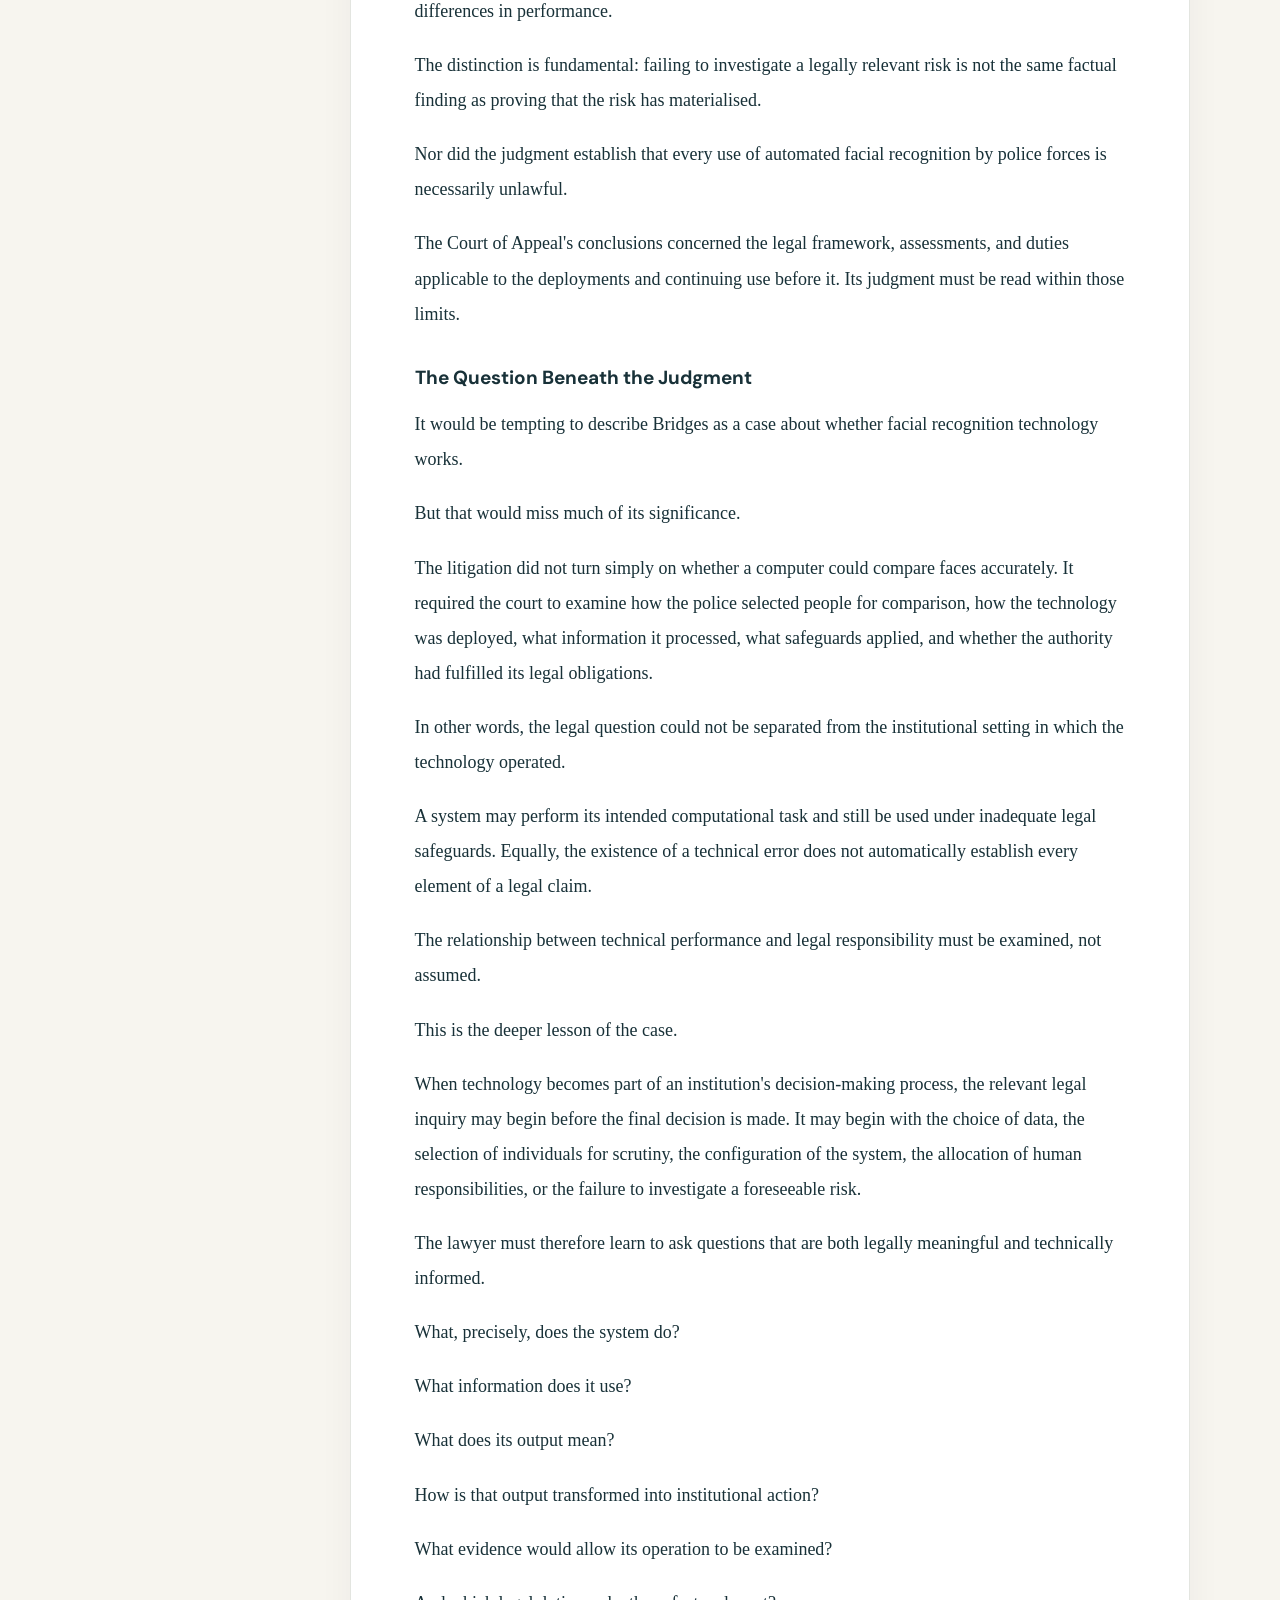
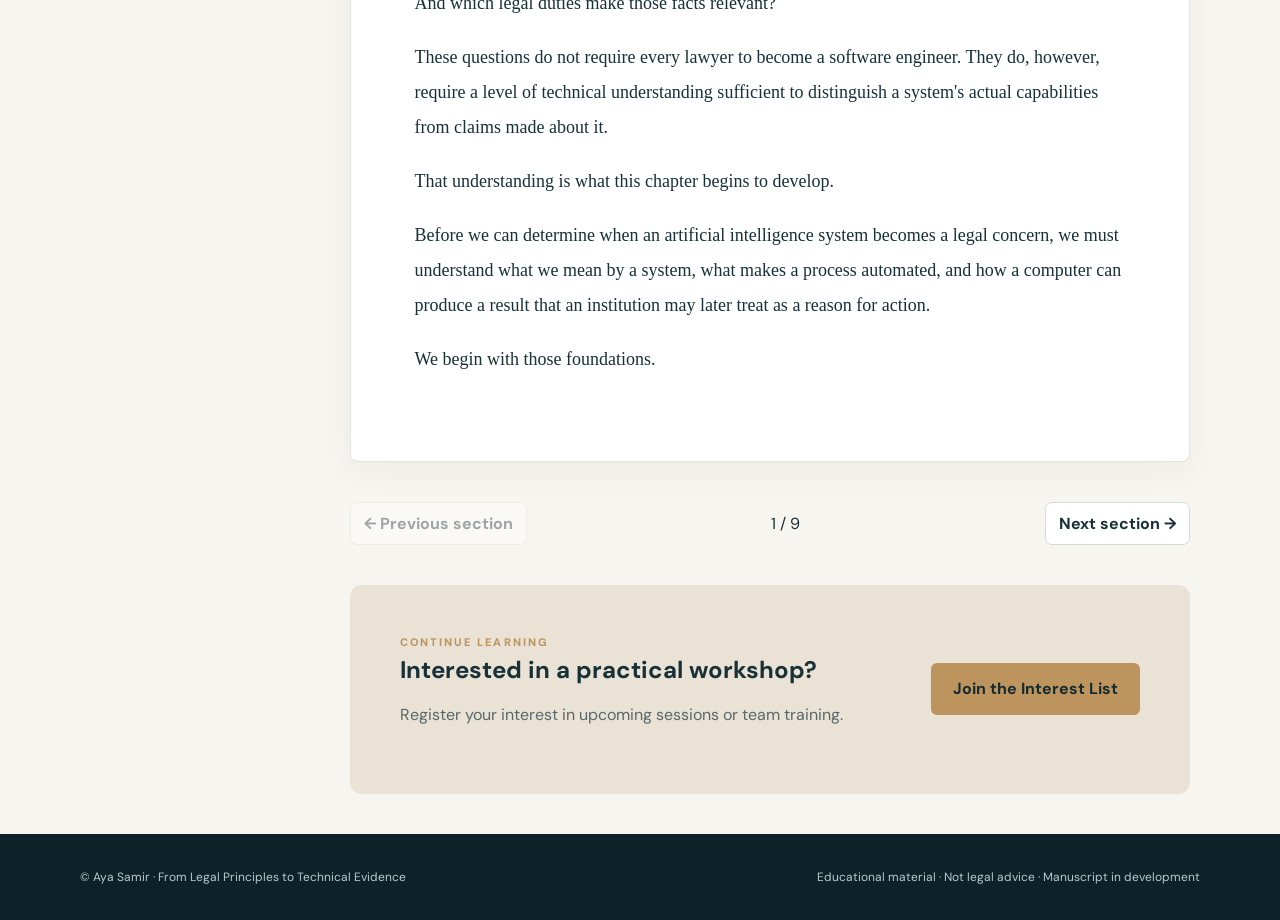
<file: read.html>
<!doctype html><html lang="en"><head><meta charset="utf-8"><meta name="viewport" content="width=device-width, initial-scale=1"><meta name="description" content="AI and law education, technical evidence, and practical legal professional workshops by Aya Samir"><title>Read Chapter One Free | Aya Samir</title><link rel="stylesheet" href="styles.css"></head><body><header class="top"><div class="container top-inner"><a class="logo" href="index.html">AYA SAMIR <span>/ AI & LAW</span></a><nav class="links"><a href="index.html#book">The Book</a><a href="index.html#workshops">Workshops</a><a href="index.html#roadmap">Coming Soon</a><a class="btn" href="interest.html">Join the Waitlist</a></nav></div></header><div class="reading-progress" id="progress"></div><div class="reader-layout ebook-layout"><aside class="reader-nav" id="reader-sidebar"><div class="eyebrow">Chapter navigation</div><nav id="chapter-nav"></nav><div class="notice">Chapter One is free. Further chapters will be published later.</div><a class="btn" style="width:100%" href="interest.html?topic=workshop">Workshop Interest</a></aside><main class="reader-main"><div class="reader-hero"><div class="eyebrow">Free full chapter · The digital manuscript</div><h1>When Technology Becomes a Legal Question</h1><p>From Legal Principles to Technical Evidence · Chapter One · Aya Samir</p></div><div class="ebook-toolbar"><button type="button" id="toc-toggle" aria-expanded="false">☰ Contents</button><button type="button" id="font-minus" aria-label="Decrease font size">A−</button><button type="button" id="font-plus" aria-label="Increase font size">A+</button><button type="button" id="theme-toggle">☾ Night</button><span class="ebook-counter" id="ebook-counter">Section 1 of 9</span></div><div class="reader-tools"><input type="search" id="search" placeholder="Search the full chapter…" aria-label="Search chapter"><button type="button" id="search-go">Search</button><span class="fine" id="matches"></span></div><div class="ebook-search-results" id="search-results" hidden></div><div class="notice">This is a developing educational manuscript, not legal advice. The first chapter is available without registration. Legal authorities and research references are retained from the source manuscript.</div><section class="book-section" id="s1-1"><div class="eyebrow">CHAPTER ONE</div><h2>1.1 A Face in the Crowd</h2><p>A person walking through a busy city centre does not ordinarily expect to become the subject of a technological identification process. They may pass a shop window, cross a street, or walk beneath a surveillance camera without giving the camera much thought. The presence of cameras in public spaces has become familiar. What is less immediately apparent is that a camera can be connected to a system capable of examining the faces of people passing before it and comparing them, within moments, against photographs held in a database.</p>
<p>That difference is the starting point of our inquiry.</p>
<p>A conventional surveillance camera records images. A facial recognition system does something additional: it processes those images to assess whether a face captured by the camera corresponds to a face represented in a collection of existing photographs. The process can take place automatically, at considerable speed, and without requiring the person being examined to cooperate.</p>
<p>The distinction matters because recording an image and attempting to establish a person&#x27;s identity are not the same activity. The second involves a further use of information about the individual, with consequences that may extend beyond the camera itself.</p>
<p>In Cardiff, Wales, this distinction became the subject of a significant legal challenge.</p>
<h3>The Technology Arrives in Cardiff</h3>
<p>Between May 2017 and April 2019, South Wales Police conducted approximately fifty deployments of a live automated facial recognition system known as AFR Locate. The system was used at various public events as part of a programme of testing and operational deployment.</p>
<p>The term automated facial recognition, or AFR, describes technology designed to assess whether images of faces represent the same person. In the system used by South Wales Police, surveillance cameras captured facial images from a live video feed. Software processed the images and compared information extracted from them against photographs on a police watchlist.</p>
<p>A watchlist, in this context, was a collection of photographs selected by the police for comparison during a particular deployment. It was not necessarily a list of convicted criminals. According to the Court of Appeal&#x27;s account, the categories used by South Wales Police could include people wanted on warrants, suspects, missing or vulnerable people, and others considered of interest for specified policing purposes.</p>
<p>That distinction is important. The presence of a person&#x27;s photograph on a watchlist does not, by itself, establish that the person has committed an offence. Nor does a possible match between a camera image and a watchlist photograph establish criminal responsibility.</p>
<p>The system&#x27;s immediate function was narrower: to identify a possible correspondence between facial images.</p>
<p>The legal significance of that correspondence depended on what happened next.</p>
<p>On 21 December 2017, South Wales Police deployed a marked vehicle equipped with facial recognition technology on Queen Street, a busy shopping area in Cardiff. The system operated from 8:00 a.m. until 4:00 p.m.</p>
<p>Three watchlists were used during that deployment. One concerned a person suspected of a serious crime. Another contained photographs of 382 people wanted on warrants. The third contained 536 suspects associated with the police area.</p>
<p>During the deployment, the system generated ten possible matches. According to the facts recorded by the Court of Appeal, eight were true matches and two were not. Two arrests followed the true matches.</p>
<p>Those figures require careful interpretation. They describe the outcomes reported for that particular deployment. They do not establish the system&#x27;s overall accuracy, its performance across different populations, or the probability that any future alert would be correct. A reliable performance assessment would require substantially more information about the people scanned, the testing conditions, and the criteria used to classify outcomes.</p>
<p>For now, however, the figures illustrate a simpler point: an automated facial recognition system can produce both correct and incorrect possible matches.</p>
<p>The distinction between them is not merely technical. An incorrect alert may draw official attention to someone who is not the person being sought. A correct alert may identify someone whose presence is relevant to a legitimate investigation. In either situation, the significance of the alert depends on how it is interpreted and acted upon.</p>
<p>The second deployment relevant to the litigation occurred on 27 March 2018, during a defence exhibition at the Motorpoint Arena in Cardiff.</p>
<p>The police had particular security concerns about the event. Previous exhibitions had been associated with disorder, criminal damage, and false bomb reports. Facial recognition cameras were directed towards the arena&#x27;s entrance.</p>
<p>The system operated between 8:30 a.m. and 4:00 p.m. Again, three watchlists were used. They included individuals connected with incidents at the previous year&#x27;s event, people wanted on warrants, and suspects associated with offences in the police area.</p>
<p>On this occasion, the recorded results included one correct match and no false alerts. No arrests were made. The person correctly identified had previously been convicted in connection with a false bomb report relating to the event. Information about her presence was passed to the event commander, but no further action was taken.</p>
<p>This second deployment demonstrates another essential distinction: a technological identification does not necessarily lead to an arrest, a search, or even a conversation with the person concerned.</p>
<p>Between the system&#x27;s output and any exercise of police powers, there may be human assessment, institutional procedures, and legal requirements.</p>
<p>Those intervening steps are part of the system&#x27;s real-world operation. They cannot be ignored simply because the underlying technology is automated.</p>
<h3>The Man Who Challenged the System</h3>
<p>Edward Bridges was a civil liberties campaigner living in Cardiff. He challenged the legality of South Wales Police&#x27;s use of AFR Locate, including its deployment on the two occasions described above.</p>
<p>Bridges stated that he had been present in Queen Street during the December 2017 deployment. He said that he had passed close to the police vehicle and had not seen signs warning him about the use of facial recognition before coming within range of the cameras.</p>
<p>He also stated that he attended a protest outside the Motorpoint Arena during the March 2018 deployment. According to his evidence, he was initially some distance from the facial recognition vehicle but came closer to it, and he had not been aware of the technology&#x27;s use before seeing the vehicle.</p>
<p>There is an evidential qualification here that must not be overlooked.</p>
<p>South Wales Police could not subsequently verify whether Bridges&#x27;s image had actually been recorded by the cameras or whether his facial biometric information had been processed on either occasion. For the purposes of the proceedings, the police accepted his account on a pragmatic basis and did not dispute his standing to bring the challenge.</p>
<p>This is not the same as a technical finding that the system had identified him.</p>
<p>Indeed, the litigation did not depend on proving that Bridges had been incorrectly matched with someone on a watchlist. His challenge concerned the lawfulness of the police&#x27;s use of the technology and the interference with rights arising from that use.</p>
<p>This distinction helps us understand why the case matters.</p>
<p>A legal challenge to an artificial intelligence system does not always begin with an allegation that the system produced an inaccurate result. Sometimes the question arises earlier, when an institution decides to collect information, process it through a technological system, or exercise a power under procedures that may be insufficiently defined.</p>
<p>The absence of a demonstrated false identification does not, by itself, answer those questions.</p>
<h3>What the Camera Could Do—and What It Could Not Decide</h3>
<p>To understand the dispute, we must distinguish the different activities that were brought together within AFR Locate.</p>
<p>The camera captured images. Software detected faces within those images. The system extracted numerical information representing facial characteristics and compared that information with corresponding data derived from photographs on a watchlist.</p>
<p>When the comparison met a specified threshold, the software could generate an alert indicating a possible match.</p>
<p>A threshold is a predefined point used to decide whether a calculated result is sufficient to trigger a particular system response. Its role is similar, in a limited sense, to a qualifying score: a result on one side of the threshold is treated differently from a result on the other.</p>
<p>This analogy explains the decision rule, not the mathematics of facial recognition. The detailed meaning of a similarity score, the selection of a threshold, and the different forms of error will be examined later in this chapter.</p>
<p>For the moment, the essential point is that the alert was not itself a legal determination of identity.</p>
<p>Under the procedure described in the judgment, a police officer acting as the system operator reviewed the camera image alongside the relevant watchlist photograph. If the operator did not consider the images to depict the person being sought, no further action followed. If the operator believed there was a match, other officers could be informed and might approach the person or, where legally appropriate, exercise statutory powers.</p>
<p>The process therefore involved several distinct stages: automated comparison, human review, and possible police action.</p>
<p>Each stage raised different questions.</p>
<p>Was the person appropriately included on the watchlist? Was the system suitable for the conditions in which it was used? How were possible matches assessed? What information was available to the reviewing officer? Under what circumstances could an alert justify further intervention?</p>
<p>These questions cannot be answered simply by observing that the system employed facial recognition technology.</p>
<p>They require an understanding of the technology&#x27;s purpose, its operation, the decisions made by the institution using it, and the legal rules governing those decisions.</p>
<p>The technology also operated on a scale that would have been difficult to achieve through ordinary human observation alone. The Court of Appeal recorded that AFR Locate was capable of scanning fifty faces per second, although this did not necessarily mean fifty different people. Across approximately fifty deployments in 2017 and 2018, around half a million faces may have been scanned.</p>
<p>Most of the people whose facial information was processed were not suspected of wrongdoing and were not otherwise of interest to the police.</p>
<p>This scale introduced a further issue. A system intended to locate a comparatively small number of people could process information about a much larger population in order to perform that task.</p>
<p>The distinction between the people being sought and the people being examined was therefore central to understanding the system&#x27;s effects.</p>
<h3>The Information That Disappeared—and the Processing That Had Already Occurred</h3>
<p>South Wales Police&#x27;s arrangements included measures for deleting certain information.</p>
<p>According to the judgment, where no match was generated, the facial image and biometric information processed by AFR Locate were deleted immediately and automatically. The underlying CCTV footage was retained separately for thirty-one days under the applicable surveillance arrangements. Information associated with a match could be retained within AFR Locate for up to twenty-four hours.</p>
<p>These details are significant because they demonstrate that data processing does not consist of a single event.</p>
<p>Information may be captured, transformed, compared, displayed, retained, or deleted at different points in a system&#x27;s operation. Each activity has its own purpose and may raise its own legal questions.</p>
<p>Consider the position of a person whose face is scanned but produces no alert.</p>
<p>The system may delete the information derived from that person&#x27;s face almost immediately. Nevertheless, the image has already been captured and processed for comparison.</p>
<p>Deletion may reduce certain risks associated with continued storage or later use. It does not mean that the preceding processing never occurred.</p>
<p>This is an important distinction for legal reasoning. The lawfulness of an activity cannot always be assessed solely by examining what information remains after the activity has finished.</p>
<p>It may also be necessary to ask what information was obtained, what operations were performed on it, why those operations were undertaken, and whether appropriate legal safeguards applied at the time.</p>
<p>Facial recognition makes these questions particularly significant because it involves biometric information: information produced through technical processing of characteristics of the human body or behaviour that can be used to identify an individual.</p>
<p>The face is visible to other people in ordinary public life. Yet the automated extraction and comparison of information derived from facial images is different from a passer-by merely noticing another person&#x27;s appearance.</p>
<p>The technology makes it possible to examine faces systematically and at scale, without requiring the active participation of the people concerned.</p>
<p>That capability may serve legitimate public purposes. It also creates legal questions about the conditions under which the capability should be exercised.</p>
<h3>The Dispute Reaches the Court</h3>
<p>Bridges brought judicial review proceedings challenging the use of AFR Locate.</p>
<p>Judicial review is a legal procedure through which courts examine the lawfulness of decisions, actions, or failures to act by public authorities. Its central concern is not ordinarily whether a court would have made the same operational choice as the authority. It is whether the authority acted within the powers and legal duties applicable to it.</p>
<p>The case therefore required the courts to consider more than the practical usefulness of facial recognition.</p>
<p>The issues included the right to respect for private life under Article 8 of the European Convention on Human Rights, obligations arising under data protection legislation, and the Public Sector Equality Duty imposed by section 149 of the Equality Act 2010.</p>
<p>The Divisional Court dismissed Bridges&#x27;s claim in September 2019. He appealed.</p>
<p>On 11 August 2020, the Court of Appeal delivered its judgment in R (Bridges) v Chief Constable of South Wales Police.</p>
<p>The appeal succeeded on three grounds and failed on two.</p>
<p>The Court of Appeal concluded that the legal framework governing the use of AFR Locate did not provide sufficiently clear constraints on important aspects of the police&#x27;s discretion. In particular, the arrangements left too much latitude concerning who could be included on a watchlist and where the technology could be deployed.</p>
<p>The court therefore held that the interference with Article 8 rights arising from the challenged use of the system was not in accordance with the law.</p>
<p>It also found that the police&#x27;s data protection impact assessment was deficient in the respects identified in the judgment.</p>
<p>A data protection impact assessment is a structured assessment used to identify and evaluate risks associated with processing personal data and to consider measures for addressing those risks. Its significance lies not merely in the existence of a document, but in whether the assessment properly examines the processing and the relevant risks.</p>
<p>The Court of Appeal further held that South Wales Police had failed to comply with the Public Sector Equality Duty. The police had not taken the reasonable steps required to investigate whether the facial recognition software might operate with differential accuracy in relation to race or sex.</p>
<p>This last finding requires particular care.</p>
<p>The court did not determine that AFR Locate had, in fact, discriminated against a particular demographic group. The failure concerned the steps taken to investigate the possibility of such differences in performance.</p>
<p>The distinction is fundamental: failing to investigate a legally relevant risk is not the same factual finding as proving that the risk has materialised.</p>
<p>Nor did the judgment establish that every use of automated facial recognition by police forces is necessarily unlawful.</p>
<p>The Court of Appeal&#x27;s conclusions concerned the legal framework, assessments, and duties applicable to the deployments and continuing use before it. Its judgment must be read within those limits.</p>
<h3>The Question Beneath the Judgment</h3>
<p>It would be tempting to describe Bridges as a case about whether facial recognition technology works.</p>
<p>But that would miss much of its significance.</p>
<p>The litigation did not turn simply on whether a computer could compare faces accurately. It required the court to examine how the police selected people for comparison, how the technology was deployed, what information it processed, what safeguards applied, and whether the authority had fulfilled its legal obligations.</p>
<p>In other words, the legal question could not be separated from the institutional setting in which the technology operated.</p>
<p>A system may perform its intended computational task and still be used under inadequate legal safeguards. Equally, the existence of a technical error does not automatically establish every element of a legal claim.</p>
<p>The relationship between technical performance and legal responsibility must be examined, not assumed.</p>
<p>This is the deeper lesson of the case.</p>
<p>When technology becomes part of an institution&#x27;s decision-making process, the relevant legal inquiry may begin before the final decision is made. It may begin with the choice of data, the selection of individuals for scrutiny, the configuration of the system, the allocation of human responsibilities, or the failure to investigate a foreseeable risk.</p>
<p>The lawyer must therefore learn to ask questions that are both legally meaningful and technically informed.</p>
<p>What, precisely, does the system do?</p>
<p>What information does it use?</p>
<p>What does its output mean?</p>
<p>How is that output transformed into institutional action?</p>
<p>What evidence would allow its operation to be examined?</p>
<p>And which legal duties make those facts relevant?</p>
<p>These questions do not require every lawyer to become a software engineer. They do, however, require a level of technical understanding sufficient to distinguish a system&#x27;s actual capabilities from claims made about it.</p>
<p>That understanding is what this chapter begins to develop.</p>
<p>Before we can determine when an artificial intelligence system becomes a legal concern, we must understand what we mean by a system, what makes a process automated, and how a computer can produce a result that an institution may later treat as a reason for action.</p>
<p>We begin with those foundations.</p></section>
<section class="book-section" id="s1-2"><div class="eyebrow">CHAPTER ONE</div><h2>1.2 What Is an AI System?</h2><h3>Before the Algorithm, There Is a Computer</h3>
<p>The dispute in Bridges began with a question about the lawful use of facial recognition. Yet beneath that legal question lies a more fundamental one: what, exactly, was the technology doing?</p>
<p>The answer may appear obvious. A camera captured faces, and a computer attempted to recognise them.</p>
<p>But this explanation conceals several important distinctions. A camera is not an algorithm. An algorithm is not necessarily artificial intelligence. A model is not the same thing as a complete technological system. And the result produced by software is not necessarily the decision made by the institution using it.</p>
<p>These distinctions may initially seem technical. They become legally important when we need to identify which part of a process generated an error, who controlled that part, what information was used, and which evidence could establish what actually happened.</p>
<p>To understand them, we must begin with the most familiar object in the chain: the computer.</p>
<p>A computer is an electronic machine that processes information according to instructions. It can receive information, perform operations on it, store information, and produce results.</p>
<p>Consider a calculator.</p>
<p>When a person enters two numbers and requests their addition, the calculator does not need to understand the social meaning of those numbers. They might represent money, years, or the number of people attending an event. The calculator performs a defined mathematical operation and returns a result.</p>
<p>A modern computer can perform vastly more complicated operations. It can display a document, analyse a medical image, search a database, process an application, or help operate a vehicle.</p>
<p>But the basic principle remains: information enters a computational process, operations are performed, and results become available for further use.</p>
<p>This is a useful starting point, although it is not a complete description of every computer system. Computers can interact continuously with their surroundings, communicate with other devices, and adjust their behaviour through software. Nevertheless, understanding information and instructions provides the foundation for understanding more complex systems.</p>
<p>The next question is what the computer actually receives.</p>
<h3>Data: How the World Enters a Computer</h3>
<p>Imagine that a lawyer receives a handwritten letter.</p>
<p>The lawyer sees words arranged on a page. Those words may describe a contractual dispute, identify the parties, and request legal assistance. The lawyer can interpret the language because they understand its vocabulary, grammar, and context.</p>
<p>A computer does not encounter that letter in precisely the same way.</p>
<p>If the letter is scanned, the computer initially receives a digital representation of the page. The representation consists of information encoded in a form that electronic systems can store and process.</p>
<p>This brings us to the concept of data.</p>
<p>Data are representations of information that can be recorded, stored, communicated, or processed. They may represent numbers, words, images, sounds, dates, locations, or other observations.</p>
<p>A date entered into an application is data. So is the amount of a bank transfer. A photograph stored on a telephone is data, as is a record showing when a document was opened.</p>
<p>The word does not mean that the information is necessarily correct, complete, or meaningful in isolation.</p>
<p>A database may contain an incorrect address. A form may contain an outdated salary. A photograph may be blurred. A medical record may omit relevant information.</p>
<p>The fact that information has been converted into digital form does not establish its reliability.</p>
<p>This distinction matters because computer systems process the information made available to them. If that information is inaccurate, incomplete, or unsuitable for the intended purpose, the results may be affected.</p>
<p>To see why, consider a simple administrative example.</p>
<p>A university uses a computer system to determine whether students satisfy a minimum attendance requirement. The system receives the recorded number of attended classes and the total number of scheduled classes.</p>
<p>If the attendance record is correct, the calculation may accurately reflect the recorded attendance rate.</p>
<p>But suppose several attended classes were never entered into the database. The calculation may still be mathematically correct while the resulting assessment of the student&#x27;s attendance is factually misleading.</p>
<p>The computer has not necessarily made an arithmetic mistake. The problem lies in the information supplied to it.</p>
<p>This gives us our first important distinction:</p>
<p>A correctly executed computation does not guarantee a correct conclusion about the world.</p>
<p>That principle will become increasingly important as we examine systems that classify individuals, estimate risks, or recommend decisions.</p>
<h3>How Computers Represent Information</h3>
<p>Computers operate using physical electronic components. At the lowest practical level of ordinary digital representation, information is encoded through patterns of binary digits, commonly called bits.</p>
<p>A bit can take one of two values: 0 or 1.</p>
<p>These values should not be confused with the meaning of the information being represented. A sequence of bits might encode a number, a letter, part of a photograph, or an instruction. Its interpretation depends on the representation system being used.</p>
<p>For example, the letter A can be represented by the number 65 under a familiar character-encoding convention, and that number can itself be expressed in binary.</p>
<p>The important point is not to memorise the binary representation. It is to understand that computers can process text because characters are represented through numerical codes.</p>
<p>Images can also be represented numerically.</p>
<p>A digital image is commonly organised as a grid of small picture elements known as pixels. Each pixel stores values that describe visual properties, such as colour or brightness.</p>
<p>When a person looks at a photograph, they see a face, a building, or a street. A computer can access the numerical values from which that photograph is constructed.</p>
<p>This does not mean that the computer automatically understands what the photograph depicts.</p>
<p>Recognising that a particular arrangement of pixels represents a human face requires additional computational methods.</p>
<p>Those methods are especially important to our discussion of facial recognition. We will examine them in detail in the next section.</p>
<p>For now, we need only understand the foundation: information from the physical world can be represented digitally and made available for computational processing.</p>
<h3>Instructions: Telling the Computer What to Do</h3>
<p>Data alone do not tell a computer what operations to perform.</p>
<p>A university database may contain attendance records for thousands of students. The computer still needs instructions specifying what to calculate, what conditions to examine, and how to present the results.</p>
<p>These instructions are expressed through software.</p>
<p>Software consists of programs and related components that direct computer operations. A computer program is a set of instructions written in a form that can ultimately be executed by a computer.</p>
<p>Programmers create these instructions using programming languages. Such languages provide structured ways to express operations, conditions, calculations, and interactions with data.</p>
<p>Consider a simple rule:</p>
<p>If a student&#x27;s recorded attendance is below 75 per cent, display a warning.</p>
<p>A programmer could express that rule through instructions that retrieve the attendance figure, compare it with the threshold, and display the appropriate message.</p>
<p>The computer does not independently decide that 75 per cent is the correct institutional requirement. That value is supplied through the design or configuration of the system.</p>
<p>Nor does the warning necessarily establish that the student has violated a legally enforceable obligation. That conclusion would depend on the applicable rules, the accuracy of the records, and the circumstances of the case.</p>
<p>Here, a familiar legal distinction begins to emerge.</p>
<p>The program performs an operation. The institution determines the rule to be implemented and the consequences attached to its result.</p>
<p>A computer may calculate a condition correctly while the condition itself is inappropriate, incorrectly configured, or applied outside its proper scope.</p>
<p>The law may therefore need to examine both the computational operation and the human decisions surrounding it.</p>
<h3>What Is an Algorithm?</h3>
<p>The term algorithm is frequently used as though it describes a mysterious form of artificial intelligence.</p>
<p>In computer science, however, the concept is much broader.</p>
<p>An algorithm is a precisely described procedure for carrying out a task or solving a problem through a sequence of steps.</p>
<p>Not every algorithm involves artificial intelligence. Not every algorithm requires a computer.</p>
<p>A recipe provides a useful analogy. It identifies ingredients and specifies operations to be performed in a particular order. A person following the recipe may obtain a predictable result.</p>
<p>The analogy has limits: ordinary recipes may contain vague instructions, whereas computational algorithms require sufficiently precise operations. Nevertheless, the comparison helps explain the underlying idea of an organised procedure.</p>
<p>Consider a more exact example.</p>
<p>Suppose we want to determine which of five numbers is the largest.</p>
<p>We could begin with the first number, compare it with the second, retain the larger value, and continue comparing the retained value with each remaining number.</p>
<p>At the end, the retained value is the largest of the five.</p>
<p>That is an algorithmic method.</p>
<p>It does not learn from experience, recognise patterns in photographs, or generate predictions about human behaviour. It follows a defined procedure.</p>
<p>Algorithms can be used to sort documents, calculate interest, identify duplicate records, or determine the shortest route between locations.</p>
<p>They are fundamental to computing, but they are not synonymous with artificial intelligence.</p>
<p>The distinction between an algorithm and a program is also worth preserving.</p>
<p>An algorithm describes the method. A program expresses operations in executable form, often implementing one or more algorithms alongside other instructions.</p>
<p>Different programs may implement the same algorithm. A single program may use several algorithms.</p>
<p>In practice, these terms are sometimes used loosely, particularly outside technical writing. But legal analysis benefits from greater precision.</p>
<p>If a dispute concerns an incorrect calculation, we may need to determine whether the problem arose from the algorithmic method, its implementation in software, the data supplied to it, or the institutional rule that the program was instructed to apply.</p>
<p>Those are different possibilities. They may require different evidence.</p>
<h3>Automation Is Not Necessarily Artificial Intelligence</h3>
<p>We are now ready to distinguish two ideas that are often confused: automation and artificial intelligence.</p>
<p>Automation occurs when a process is carried out by a machine or software with reduced need for direct human intervention.</p>
<p>An automatic door provides a simple example. A sensor detects a condition, and the mechanism opens the door according to its programmed operation.</p>
<p>A payroll system may automatically calculate salaries and deductions using predefined formulas.</p>
<p>A university system may automatically send a notification when a recorded deadline has passed.</p>
<p>These systems can be automated without necessarily employing artificial intelligence.</p>
<p>Artificial intelligence is a broader field concerned with developing computational systems capable of performing functions associated with aspects of intelligent behaviour, including reasoning, planning, learning, perception, and language processing.</p>
<p>The field contains several approaches. Some rely on explicit knowledge and logical rules. Others use statistical methods to identify patterns in data. Modern machine learning is especially important, but it does not exhaust the field.</p>
<p>This is why defining artificial intelligence simply as software that learns from data would be too narrow.</p>
<p>It would exclude important approaches to AI that do not depend on learning from examples in the same way as contemporary machine-learning models.</p>
<p>Likewise, defining AI as any software that performs a task automatically would be too broad.</p>
<p>A conventional calculator and a sophisticated facial recognition system both process information. That shared characteristic does not make them technologically equivalent.</p>
<p>The distinction becomes clearer when we consider how systems arrive at their outputs.</p>
<h3>Rules, Patterns, and Inference</h3>
<p>Imagine two systems designed to assist a bank with loan applications.</p>
<p>The first uses a fixed rule: reject an application if a required document is missing.</p>
<p>The second analyses information about an applicant and produces a score estimating the risk associated with lending to that person.</p>
<p>The first system applies an explicitly specified condition. The second may use a statistical model developed from data to produce an estimate.</p>
<p>Both systems can be automated. Their methods, however, differ.</p>
<p>In the first system, the relevant rule may be directly visible in the program or its configuration.</p>
<p>In the second, the relationship between the inputs and the output may depend on a learned mathematical structure.</p>
<p>This introduces the concept of inference.</p>
<p>In ordinary reasoning, an inference is a conclusion drawn from information. In AI, the term is used in several related technical contexts. In machine learning, inference commonly refers to using an already developed model to produce an output from new input data.</p>
<p>Suppose a model has been trained to distinguish photographs containing cats from photographs that do not contain cats.</p>
<p>When a new photograph is supplied, the model processes its numerical representation and produces a classification or a score.</p>
<p>That operation is commonly called inference.</p>
<p>The model does not need to be retrained every time it receives a photograph. It uses the relationships represented within its existing parameters to process the new input.</p>
<p>This is not the same as proving that the classification is correct. The output remains dependent on the model&#x27;s design, the data used in its development, and the characteristics of the new photograph.</p>
<p>The difference between producing a result and establishing its reliability is central to our subject.</p>
<h3>What Is a Model?</h3>
<p>A model is a representation used to describe, approximate, or perform a task involving aspects of the world.</p>
<p>Models exist outside artificial intelligence. Economists use models to study markets. Scientists use models to describe physical processes. Statisticians use models to examine relationships between variables.</p>
<p>In machine learning, a model is a computational structure whose behaviour is shaped, at least in part, through a process of learning from data.</p>
<p>A simple example is a mathematical relationship used to estimate the price of a house from characteristics such as its size and location.</p>
<p>The model may assign different numerical importance to different characteristics. During training, these numerical values can be adjusted using examples of houses with known prices.</p>
<p>The resulting model can then receive information about another house and produce an estimated price.</p>
<p>The estimate may be useful. It is not a guarantee of the price at which the house will actually sell.</p>
<p>A model is therefore not a repository of certainty. It is a structured method for producing outputs under particular assumptions and conditions.</p>
<p>Different models may perform the same task using different mathematical approaches.</p>
<p>Some models are comparatively simple and interpretable. Others involve large numbers of adjustable parameters and complicated relationships that are difficult to describe in ordinary language.</p>
<p>A parameter is a value within a model that influences how it processes information. In many machine-learning approaches, parameters are adjusted during training.</p>
<p>We will study training, parameters, and the differences between machine-learning methods in Chapter Two. At this stage, the important distinction is between a model and the larger system in which it operates.</p>
<p>A model can produce a score without deciding what an institution should do with that score.</p>
<p>That further decision may depend on rules, thresholds, human judgement, and institutional procedures.</p>
<h3>A Model Is Not the Whole System</h3>
<p>Return to the facial recognition technology used by South Wales Police.</p>
<p>It would be misleading to imagine that a single algorithm simply looked at a person and decided whether the police should intervene.</p>
<p>The operation involved cameras, image processing, facial comparison, watchlists, alert generation, human review, and potential police action.</p>
<p>The facial comparison model was only one component within a larger arrangement.</p>
<p>This larger arrangement is what we mean by a system.</p>
<p>In engineering, a system consists of components organised to perform one or more functions. The components may include hardware, software, data, communication processes, and human operators.</p>
<p>Hardware refers to the physical equipment involved, such as cameras, processors, storage devices, and network equipment.</p>
<p>Software supplies computational instructions and functionality.</p>
<p>Data provide information for processing.</p>
<p>Human operators may configure the technology, review its outputs, correct errors, or decide whether further action is appropriate.</p>
<p>Institutional procedures determine how these activities are organised and governed.</p>
<p>The complete system may therefore have properties that cannot be understood by examining one component in isolation.</p>
<p>A technically accurate model may be used with an unsuitable database.</p>
<p>A reliable model may be configured with an inappropriate threshold.</p>
<p>An alert may be correctly generated but misunderstood by the person reviewing it.</p>
<p>An institution may follow the model&#x27;s recommendation without examining whether the recommendation is appropriate for the particular case.</p>
<p>Conversely, effective human review may identify an erroneous output before it affects anyone.</p>
<p>These possibilities illustrate why evaluating a system requires more than measuring a model&#x27;s computational performance.</p>
<p>The relevant inquiry must consider how the components interact.</p>
<h3>Why the Intended Purpose Matters</h3>
<p>A system cannot be evaluated properly without understanding what it is intended to do.</p>
<p>Consider a tool designed to identify possible duplicate entries in a customer database.</p>
<p>Its purpose is to help staff locate records that may refer to the same person.</p>
<p>Now imagine that an institution begins using the same tool to determine conclusively whether two people have the same legal identity.</p>
<p>The underlying software may not have changed. The institutional significance of its output has changed considerably.</p>
<p>A tool that is adequate for identifying records requiring human review may not be adequate for making a final identity determination.</p>
<p>This is the distinction between a system&#x27;s intended purpose and the uses to which its outputs may actually be put.</p>
<p>Intended purpose concerns the function and conditions for which a system is designed or supplied. Actual use concerns how an institution employs it in practice.</p>
<p>The difference may affect the evidence needed to evaluate performance and the legal duties that apply.</p>
<p>A model tested under controlled laboratory conditions may behave differently when used in a crowded street, a hospital, or a public administration office.</p>
<p>A system developed for one population may not perform equally well when used with another.</p>
<p>A score designed to assist a professional may acquire a different significance when the professional treats it as binding.</p>
<p>These are not merely questions about software. They concern the relationship between technology and institutional power.</p>
<h3>The Legal Meaning of an AI System</h3>
<p>We have so far approached artificial intelligence through computer science and engineering.</p>
<p>Law may require a more specific definition.</p>
<p>A legal definition is not necessarily intended to describe every system that computer scientists might study. It establishes the boundaries within which particular legal rules operate.</p>
<p>For example, Article 3(1) of the European Union&#x27;s Artificial Intelligence Act, Regulation (EU) 2024/1689, defines an AI system by reference to a machine-based system operating with varying degrees of autonomy, potentially adapting after deployment, and inferring from inputs how to generate outputs such as predictions, content, recommendations, or decisions capable of influencing physical or virtual environments.</p>
<p>Several elements deserve attention.</p>
<p>First, the definition concerns a machine-based system, not simply an isolated mathematical formula.</p>
<p>Second, it recognises different degrees of autonomy. An AI system need not operate without any human involvement.</p>
<p>Third, adaptability after deployment is possible, not an indispensable characteristic of every AI system.</p>
<p>Fourth, the outputs may take different forms. An AI system may produce a prediction, generate content, recommend an action, or contribute to a decision.</p>
<p>Finally, the definition directs attention to the system&#x27;s capacity to influence its environment.</p>
<p>The definition serves a regulatory purpose. It helps determine the scope of legislation, but it should not be mistaken for the only scientifically valid way to describe artificial intelligence.</p>
<p>Different legal instruments may adopt different definitions or use related terms for particular regulatory objectives.</p>
<p>The European Union&#x27;s definition does not automatically determine the legal classification of every technological system in every jurisdiction.</p>
<p>For legal professionals, the practical lesson is to identify both the technical characteristics of a system and the definition used by the law applicable to the dispute.</p>
<p>An engineering description and a legal classification answer related but distinct questions.</p>
<h3>The Difference Between an Output and a Decision</h3>
<p>We can now return to the question raised by the facial recognition case.</p>
<p>Suppose a system compares a face captured by a camera with photographs stored in a database and generates an alert.</p>
<p>What has happened?</p>
<p>The system has processed information and produced an output indicating a possible match.</p>
<p>What has not necessarily happened?</p>
<p>No final legal determination of identity has necessarily been made. No conclusion about criminal guilt follows from the alert. No police power has necessarily been exercised.</p>
<p>Those further events depend on additional procedures and decisions.</p>
<p>The same distinction appears in other contexts.</p>
<p>A credit-scoring model may produce a numerical assessment of lending risk. A bank may then decide whether to approve an application.</p>
<p>A medical system may identify an image as requiring further examination. A clinician may decide what diagnostic or treatment steps are appropriate.</p>
<p>A recruitment system may rank applications. An employer may decide which candidates to interview.</p>
<p>The relationship between the output and the final decision varies considerably.</p>
<p>Sometimes the output is only one source of information. Sometimes it has substantial practical influence. In other circumstances, an institution may follow it automatically.</p>
<p>The legal consequences cannot be determined from the word recommendation or score alone.</p>
<p>We must examine how the output is used.</p>
<p>This is especially important when human participation is presented as a safeguard.</p>
<p>The mere presence of a human reviewer does not establish that meaningful independent judgement occurred.</p>
<p>A reviewer may have sufficient information, time, authority, and expertise to challenge the system. Alternatively, the reviewer may routinely accept its outputs without effective scrutiny.</p>
<p>Determining which situation exists requires evidence about the real decision-making process.</p>
<h3>The System We Must Learn to Examine</h3>
<p>We can now identify the basic components of the inquiry that will guide this book.</p>
<p>When confronted with an AI-assisted decision, the legal professional should not begin by asking only whether the algorithm is accurate.</p>
<p>The inquiry should begin by reconstructing the process.</p>
<p>What information enters the system?</p>
<p>Which operations are performed on that information?</p>
<p>Is the output produced by explicit rules, a learned model, or a combination of methods?</p>
<p>What does the output represent?</p>
<p>Who receives it?</p>
<p>What authority does that person or institution have?</p>
<p>How does the output affect the action ultimately taken?</p>
<p>And what evidence is available to examine each stage?</p>
<p>These questions provide a bridge between technical understanding and legal analysis.</p>
<p>They do not replace the legal standards governing privacy, equality, procedural fairness, liability, or evidence. Rather, they help identify the facts to which those standards may apply.</p>
<p>The distinction is important.</p>
<p>Lawyers do not need to know every mathematical operation performed by every AI model. But they must understand enough about the relevant system to recognise when a technical assertion is incomplete, when a result is being given more significance than it can support, and when further expert examination is required.</p>
<p>In Bridges, the legal challenge concerned much more than a computer&#x27;s capacity to compare facial images.</p>
<p>It concerned a public authority&#x27;s use of technology to process information about people in public spaces, the choices governing that use, and the legal duties attached to those choices.</p>
<p>Understanding the system makes those questions visible.</p>
<p>But one essential part of the technology remains unexplained.</p>
<p>How can a machine examine an image of a human face and compare it with another image?</p>
<p>To answer that question, we must move from the general architecture of computer systems to the numerical representation of images, the identification of visual patterns, and the mechanisms through which facial recognition software produces possible matches.</p>
<p>That is where we turn next.</p>
<h3>References for Section 1.2</h3>
<p>Brookshear, J. Glenn, and Dennis Brylow. Computer Science: An Overview. 13th ed. Pearson. Publisher reference: <a href="https://www.pearson.com/en-gb/subject-catalog/p/Brookshear-Computer-Science-An-Overview-Global-Edition-13th-Edition/P200000003827/9781292766287" target="_blank" rel="noopener noreferrer">https://www.pearson.com/en-gb/subject-catalog/p/Brookshear-Computer-Science-An-Overview-Global-Edition-13th-Edition/P200000003827/9781292766287</a>gb/subject-catalog/p/Brookshear-Computer-Science-An-Overview-Global-Edition-13th-Edition/P200000003827/9781292766287</p>
<p>Russell, Stuart, and Peter Norvig. Artificial Intelligence: A Modern Approach. 4th ed. Pearson, 2020. Official book website: <a href="https://aima.cs.berkeley.edu/" target="_blank" rel="noopener noreferrer">https://aima.cs.berkeley.edu/</a>ley.edu/</p>
<p>Zhang, Aston, Zachary C. Lipton, Mu Li, and Alexander J. Smola. Dive into Deep Learning. Cambridge University Press. Online edition: <a href="https://d2l.ai/" target="_blank" rel="noopener noreferrer">https://d2l.ai/</a>l.ai/</p>
<p>European Parliament and Council. Regulation (EU) 2024/1689, Article 3(1), Artificial Intelligence Act. Official consolidated legislation: <a href="https://eur-lex.europa.eu/eli/reg/2024/1689" target="_blank" rel="noopener noreferrer">https://eur-lex.europa.eu/eli/reg/2024/1689</a>lex.europa.eu/eli/reg/2024/1689</p>
<p>R (Bridges) v Chief Constable of South Wales Police [2020] EWCA Civ 1058. Court of Appeal of England and Wales. Official judgment: <a href="https://www.judiciary.uk/wp-content/uploads/2022/07/R-Bridges-v-CC-South-Wales-ors-Judgment-1.pdf" target="_blank" rel="noopener noreferrer">https://www.judiciary.uk/wp-content/uploads/2022/07/R-Bridges-v-CC-South-Wales-ors-Judgment-1.pdf</a>tent/uploads/2022/07/R-Bridges-v-CC-South-Wales-ors-Judgment-1.pdf</p></section>
<section class="book-section" id="s1-3"><div class="eyebrow">CHAPTER ONE</div><h2>1.3 How Can a Machine Recognise a Face?</h2><h3>A Face Is Not a Number—Until We Represent It as One</h3>
<p>Return for a moment to the street in Cardiff.</p>
<p>A person walks past a police surveillance camera. To another person standing nearby, the face is immediately recognisable as a human face. It may be familiar or unfamiliar. It may belong to a friend, a colleague, or a complete stranger.</p>
<p>But what does the computer receive?</p>
<p>It does not receive a name, a legal identity, or a direct understanding of the person standing before the camera. It receives image data.</p>
<p>This distinction is fundamental. A human observer sees a face as part of a person. A computer vision system processes a numerical representation of visual information and attempts to identify patterns within it.</p>
<p>Computer vision is the field concerned with developing computational methods for extracting useful information from images and video. Its applications extend far beyond facial recognition. Computer vision systems can examine medical scans, detect objects on roads, inspect manufactured products, and analyse satellite imagery.</p>
<p>Facial recognition is one particular application of this broader field.</p>
<p>To understand it, we must follow the transformation of a face from something visible in the physical world into information that software can compare.</p>
<p>We will do so without assuming that the reader knows how a camera, a digital image, or a machine-learning model works.</p>
<h3>From Light to a Digital Photograph</h3>
<p>When we look at a person, light reflected from that person&#x27;s face reaches our eyes. Our visual system processes this light and enables us to perceive shapes, colours, depth, and movement.</p>
<p>A digital camera begins with a related physical event.</p>
<p>Light enters the camera through its optical system and reaches an electronic image sensor. The sensor contains many light-sensitive elements that respond to incoming light. The camera&#x27;s electronics convert the sensor&#x27;s measurements into digital information.</p>
<p>The result can be stored or processed as an image.</p>
<p>This description simplifies several engineering processes. Real cameras may also perform operations such as exposure adjustment, colour reconstruction, noise reduction, and image compression. These operations influence the information available in the resulting photograph.</p>
<p>For our purposes, the important principle is that a camera does not transfer a physical face into a computer. It measures light and produces a digital representation.</p>
<p>The representation can be useful, but it is not identical to the physical object.</p>
<p>Consider a photograph taken in poor lighting. The person&#x27;s face has not necessarily changed, but the recorded image may contain less usable detail. A camera positioned far away may produce an image in which the face occupies only a small portion of the picture.</p>
<p>These conditions matter because facial recognition software works with the available image, not with an ideal version of the person&#x27;s appearance.</p>
<h3>Pixels: The Building Blocks of a Digital Image</h3>
<p>A digital photograph can be understood as a grid of tiny elements called pixels.</p>
<p>The word pixel comes from picture element. Each pixel stores numerical values representing visual information at a particular location in the image.</p>
<p>Imagine drawing a small picture on squared paper. Each square contains a colour. Viewed closely, the picture looks like a collection of separate squares. Viewed from a distance, the squares appear to form a continuous image.</p>
<p>A digital image uses a related principle, although real image processing involves more detail than this analogy suggests.</p>
<p>A simple grayscale image represents brightness through numerical values. Under a common eight-bit representation, a value of 0 represents black, a value of 255 represents white, and values between them represent different shades of gray.</p>
<p>A colour image commonly uses several numerical values per pixel. One widely used representation is RGB, which describes the red, green, and blue components of a colour.</p>
<p>For example, in a conventional eight-bit-per-channel RGB representation:</p>
<p>(255, 0, 0) represents red.</p>
<p>(0, 255, 0) represents green.</p>
<p>(0, 0, 255) represents blue.</p>
<p>(255, 255, 255) represents white.</p>
<p>These are examples of a particular digital colour representation, not universal rules for every camera or image format.</p>
<p>Now imagine a photograph measuring 1,000 pixels across and 800 pixels vertically.</p>
<p>It contains 800,000 pixel positions.</p>
<p>In a simple RGB representation, each position may have three colour values. The photograph can therefore be represented through a very large collection of numbers.</p>
<p>Yet none of those numbers, considered individually, means eye, nose, mouth, or person.</p>
<p>The meaning emerges from relationships among many values and from the methods used to analyse them.</p>
<p>This leads to the first major computational challenge: how can software distinguish a face from everything else in an image?</p>
<h3>Detecting a Face Is Not Recognising a Person</h3>
<p>Suppose a photograph shows a crowded railway station.</p>
<p>There are people, advertisements, doors, signs, bags, and reflections. A computer vision system must first determine which regions of the image are likely to contain faces.</p>
<p>This task is called face detection.</p>
<p>Face detection answers a question such as:</p>
<p>Where are the faces in this image?</p>
<p>It does not necessarily answer:</p>
<p>Whose faces are they?</p>
<p>That distinction is easy to overlook because the two operations may happen within the same application.</p>
<p>A mobile telephone may draw a rectangle around a face when its camera is operating. The rectangle indicates that the software has detected a face-like region. It does not, by itself, establish that the device knows the person&#x27;s identity.</p>
<p>A facial recognition system ordinarily requires further processing.</p>
<p>In a crowded scene, the detection stage may identify several faces. Each detected region can then be isolated or cropped for additional analysis.</p>
<p>A crop is a selected portion of an image. Instead of processing the entire street scene as one undifferentiated picture, the system can focus on the region containing a particular face.</p>
<p>Detection itself is not infallible.</p>
<p>A face may be partially hidden by another person. The camera may capture the face at an unusual angle. The image may be blurred because the person is moving. Lighting conditions may make important features difficult to distinguish.</p>
<p>The software may fail to detect a face that is present. It may also identify a region that does not actually contain a human face.</p>
<p>These are detection-stage errors.</p>
<p>They should not automatically be treated as errors of identity matching, because the tasks are different.</p>
<p>This distinction matters when interpreting performance claims. A system that performs well at comparing high-quality images may still face difficulties when its cameras cannot reliably obtain usable facial images in the intended environment.</p>
<h3>Preparing the Face for Comparison</h3>
<p>After detecting a face, a system may perform additional operations to prepare the image.</p>
<p>These operations can include locating important facial landmarks, adjusting orientation, resizing the image, or normalising aspects of its appearance.</p>
<p>A facial landmark is a point associated with a recognisable location or structure on the face, such as the region around an eye, the nose, or the mouth.</p>
<p>Landmark detection can help software estimate the position and orientation of a face.</p>
<p>Why might this be useful?</p>
<p>Imagine two photographs of the same person.</p>
<p>In the first, the person faces the camera directly. In the second, the person&#x27;s head is tilted slightly.</p>
<p>The photographs differ in their pixel arrangements even though they depict the same individual.</p>
<p>An alignment procedure may attempt to reduce certain differences caused by position or orientation before later comparison.</p>
<p>This does not mean that every facial recognition system uses the same landmarks or alignment method. Modern systems differ in architecture, and some learn to handle variation through their internal representations rather than relying on identical preprocessing procedures.</p>
<p>The broader point is that an image-processing pipeline may include operations intended to make subsequent analysis more consistent.</p>
<p>Such operations can improve the suitability of images for comparison. They can also introduce errors if the face is incorrectly detected, aligned, or transformed.</p>
<p>The reliability of the final result therefore depends partly on what happens before the comparison itself.</p>
<h3>From a Photograph to a Biometric Template</h3>
<p>We now reach one of the most important concepts in facial recognition: the biometric template.</p>
<p>A biometric characteristic is a measurable biological or behavioural characteristic used in biometric recognition. Facial appearance is one possible source of biometric information.</p>
<p>A biometric template is a digital representation derived from a biometric sample for use in recognition or comparison.</p>
<p>In facial recognition, software processes an image and produces numerical information representing characteristics useful for distinguishing or comparing faces.</p>
<p>This representation is not necessarily a photograph, nor is it a complete description of everything visible in the photograph.</p>
<p>It is information generated for a particular computational purpose.</p>
<p>Consider an analogy.</p>
<p>A fingerprint examiner may describe distinguishing patterns in a fingerprint. The description is not the finger itself. It is a representation of selected characteristics considered useful for comparison.</p>
<p>A facial recognition template serves a related computational function, although the underlying methods are different.</p>
<p>Older approaches to facial recognition could rely more explicitly on measurements or representations associated with particular facial structures. Contemporary systems often use learned numerical representations generated by machine-learning models.</p>
<p>These representations are frequently called feature vectors or embeddings.</p>
<p>A vector, in this context, is an ordered collection of numbers.</p>
<p>For example, the sequence</p>
<p>(0.21, −0.48, 0.73, 0.15)</p>
<p>is a four-dimensional numerical vector.</p>
<p>The numbers above are entirely illustrative. They are not an actual facial template and do not describe any real person.</p>
<p>A modern facial recognition representation may contain many more values.</p>
<p>The purpose of these values is not ordinarily to assign a simple human-readable meaning to each number. One value should not automatically be interpreted as nose width, another as eye colour, and another as age.</p>
<p>In learned representations, information may be distributed across many numerical dimensions. Their combined relationships help the model distinguish or compare images.</p>
<p>This is a crucial distinction between the intuitive explanation of facial features and the internal operation of many modern recognition models.</p>
<p>We may say, informally, that the system extracts facial features. But this does not establish that it stores a straightforward list of anatomical measurements.</p>
<p>The precise representation depends on the technology used.</p>
<p>In Bridges, the Court of Appeal described the extraction of facial characteristics and their expression as numerical values, producing a biometric template. The judgment does not provide a complete public specification of the model&#x27;s internal mathematical architecture.</p>
<p>Accordingly, the explanations in this section describe established facial recognition principles. They should not be mistaken for a reconstruction of proprietary implementation details that the judgment does not disclose.</p>
<h3>How Does the System Learn Which Features Matter?</h3>
<p>A natural question now arises.</p>
<p>Who decides which numerical patterns are useful for recognising a face?</p>
<p>In some computer vision methods, engineers explicitly design rules or feature-extraction procedures. In many modern facial recognition systems, machine-learning techniques are used to develop representations from examples.</p>
<p>During training, a model processes data and adjusts its internal parameters to improve performance on a defined task.</p>
<p>For facial recognition, training may involve learning representations that help distinguish images of different people while recognising relationships among images of the same person.</p>
<p>A simplified training objective might encourage the model to produce representations that are closer together for images of the same individual and farther apart for images of different individuals.</p>
<p>This is a conceptual explanation, not a claim that all facial recognition models use an identical training procedure.</p>
<p>Different architectures and learning objectives exist.</p>
<p>The important distinction is between training and using a trained model.</p>
<p>Training is the process through which model parameters are developed or adjusted.</p>
<p>Once a model has been trained, it can process a new facial image and produce a representation without necessarily learning from that image.</p>
<p>This operational use of the model is often called inference.</p>
<p>The distinction matters because a system may use a model trained by one organisation, supplied by another, and deployed by a third.</p>
<p>The people responsible for training, procurement, configuration, and operational use may therefore be different.</p>
<p>Understanding these roles is essential when determining what information is available, which claims can be verified, and who may be responsible for particular aspects of the system.</p>
<p>We will examine machine-learning training in detail in Chapter Two. Here, our immediate concern is what happens when the trained model receives a face for comparison.</p>
<h3>Comparing Two Faces</h3>
<p>Suppose the system has generated a numerical representation of a face captured by a camera.</p>
<p>It also has a numerical representation derived from an existing photograph.</p>
<p>How can it determine whether the images may depict the same person?</p>
<p>One common approach is to calculate a measure of similarity or distance between the two representations.</p>
<p>A similarity measure expresses how alike two representations are under a defined mathematical rule.</p>
<p>A distance measure expresses how far apart they are according to a particular mathematical definition.</p>
<p>The two concepts are related, but they are not interchangeable in every system.</p>
<p>For example, two vectors may be compared using the angle between them, their numerical distance, or another model-specific scoring procedure.</p>
<p>The resulting number is meaningful only in relation to the method that produced it.</p>
<p>Consider a deliberately simplified example.</p>
<p>A system compares a newly captured face with three stored representations and produces the following illustrative similarity scores:</p>
<div class="table-wrap"><table><tr><td>Stored photograph</td><td>Illustrative similarity score</td></tr><tr><td>Photograph A</td><td>0.91</td></tr><tr><td>Photograph B</td><td>0.46</td></tr><tr><td>Photograph C</td><td>0.18</td></tr></table></div>
<p>Assume that this hypothetical scoring method assigns higher values to greater similarity.</p>
<p>Photograph A receives the highest score.</p>
<p>But what does 0.91 mean?</p>
<p>It does not automatically mean that there is a 91 per cent probability that the two photographs depict the same person.</p>
<p>That interpretation would require evidence that the score had been designed or calibrated to represent such a probability.</p>
<p>A similarity score is a mathematical output. Its scale, distribution, and interpretation depend on the system.</p>
<p>A score can be useful for ranking possible matches without being a direct probability of identity.</p>
<p>This distinction is particularly important when scores are presented to non-technical decision-makers.</p>
<p>A number that appears precise may invite more confidence than its actual evidential meaning supports.</p>
<p>Before relying on a score, we must understand what it measures.</p>
<h3>Verification and Identification: Two Different Questions</h3>
<p>Facial recognition can be used for different tasks.</p>
<p>One task is commonly called verification, or one-to-one comparison.</p>
<p>Verification asks whether a person corresponds to a particular claimed identity.</p>
<p>For example, a person may present an identity document and provide a live facial image. The system compares that image with the photograph associated with the claimed identity.</p>
<p>The question is:</p>
<p>Does this face correspond to the face associated with this particular identity?</p>
<p>A different task is identification, often involving one-to-many comparison.</p>
<p>Here, the system receives a facial image and searches a collection of enrolled identities to find possible correspondences.</p>
<p>The question is:</p>
<p>Does this face correspond to anyone represented in this collection?</p>
<p>These are not identical tasks.</p>
<p>In one-to-one verification, the system evaluates a particular claimed correspondence.</p>
<p>In one-to-many identification, the system may need to examine many possible candidates.</p>
<p>The size and composition of the reference database can affect the nature of the search and its performance.</p>
<p>The system used in Bridges involved comparison against police watchlists. Its operation was therefore closer to the one-to-many identification setting.</p>
<p>This distinction is also recognised in technical evaluation programmes conducted by the United States National Institute of Standards and Technology, or NIST.</p>
<p>NIST evaluates facial recognition algorithms under specified testing conditions, including one-to-many identification tasks. Its evaluations distinguish different error measures and operational configurations.</p>
<p>Those evaluations are valuable for understanding facial recognition technology generally. They do not, without further evidence, establish how the particular system used in Bridges performed during its deployments.</p>
<h3>Why a Database Changes the Question</h3>
<p>Imagine looking for a particular person in a small room containing five people.</p>
<p>Now imagine searching for the same person in a stadium containing thousands.</p>
<p>The search problem is different, even if the person being sought has not changed.</p>
<p>A facial recognition system faces a related challenge when comparing an image against a database.</p>
<p>A reference database, sometimes called a gallery in biometric evaluation, contains enrolled images or templates against which a new image is compared.</p>
<p>The new image used for searching may be called a probe.</p>
<p>These terms describe roles within a recognition process.</p>
<p>The gallery contains the reference representations. The probe is the new sample being examined.</p>
<p>In a one-to-many search, the system may calculate comparisons against multiple enrolled identities and return one or more candidates.</p>
<p>A candidate is a possible correspondence identified by the system.</p>
<p>It is not necessarily a confirmed identity.</p>
<p>This distinction matters because the system may return the most similar candidate even when the correct person is absent from the database.</p>
<p>Whether such a candidate should be reported as a match depends on the search design, the use of thresholds, and the relevant operating conditions.</p>
<p>For example, a system designed to produce a shortlist for expert review may return several candidates for examination.</p>
<p>Another system may be configured to generate an alert only when a score exceeds a specified threshold.</p>
<p>These approaches serve different purposes and require different methods of evaluation.</p>
<p>The choice is not purely mathematical. It reflects the intended use of the system and the consequences attached to its outputs.</p>
<h3>The Threshold: When a Comparison Becomes an Alert</h3>
<p>Suppose a facial recognition system produces a similarity score of 0.82.</p>
<p>Should it generate an alert?</p>
<p>The score alone does not answer that question.</p>
<p>The system needs a decision rule.</p>
<p>A threshold is a predefined value used to determine whether a score satisfies a particular condition.</p>
<p>In a hypothetical system where higher scores indicate greater similarity, the rule might be:</p>
<p>Generate an alert if the similarity score is at least 0.80.</p>
<p>Under that illustrative rule, a score of 0.82 would trigger an alert, while a score of 0.77 would not.</p>
<p>These numbers are invented solely to explain the concept. They are not thresholds reported for AFR Locate.</p>
<p>Changing the threshold can change how the system behaves.</p>
<p>A lower threshold may allow more possible matches to be reported. It may also increase the number of incorrect alerts.</p>
<p>A higher threshold may reduce some incorrect alerts while increasing the risk that genuine correspondences will not be reported.</p>
<p>The relationship is a trade-off.</p>
<p>There is no universal threshold that guarantees perfect identification under every condition.</p>
<p>The appropriate configuration depends on the task, the algorithm, the characteristics of the data, and the consequences of different errors.</p>
<p>A system used to organise photographs for personal convenience does not necessarily require the same operational choices as a system used to support policing.</p>
<p>The consequences of an incorrect match are different.</p>
<p>For this reason, a threshold is not merely a number buried in software.</p>
<p>It is part of the system&#x27;s operational design.</p>
<p>Its selection may affect who is flagged, who is overlooked, how many alerts require human review, and how much confidence an institution can reasonably place in the results.</p>
<p>We will examine the mathematical evaluation of these trade-offs in greater depth in Section 1.4 and Chapter Five.</p>
<h3>What Happens When the System Is Wrong?</h3>
<p>At least two broad kinds of error are possible in a recognition task.</p>
<p>The system may indicate a correspondence when the images do not depict the same person.</p>
<p>Or it may fail to identify a correspondence when the images do depict the same person.</p>
<p>In ordinary language, these may be described as a false match and a missed match.</p>
<p>However, biometric testing uses more precise terminology because different tasks require different denominators and error definitions.</p>
<p>For one-to-many identification, NIST distinguishes, among other measures, the False Positive Identification Rate (FPIR) and the False Negative Identification Rate (FNIR).</p>
<p>In a thresholded identification search, FPIR concerns searches in which the person is not enrolled in the gallery but the system nevertheless returns one or more candidates above the threshold.</p>
<p>FNIR concerns searches in which the correct person is enrolled but the system fails to return that person above the threshold.</p>
<p>These definitions matter because an error rate is not simply a count of mistakes.</p>
<p>It is a proportion calculated over a defined set of trials.</p>
<p>To interpret the number, we must know which trials were included, what counted as an error, and under what conditions the tests were conducted.</p>
<p>We must also distinguish the system&#x27;s comparison result from subsequent human action.</p>
<p>An incorrect automated candidate does not necessarily result in a wrongful arrest.</p>
<p>A human reviewer may reject it.</p>
<p>Conversely, a system&#x27;s technically correct output does not automatically establish that every subsequent institutional action is lawful.</p>
<p>The technical and legal inquiries remain connected but distinct.</p>
<h3>Why Image Quality Matters</h3>
<p>A facial recognition model does not operate on the physical person. It operates on an image or a representation derived from that image.</p>
<p>Consequently, the quality and characteristics of the image matter.</p>
<p>Several factors may affect recognition performance.</p>
<p>Lighting can change the visible appearance of a face. Strong shadows may conceal details, while excessive brightness can reduce usable information.</p>
<p>Pose also matters. A frontal image and a profile image present different visual information.</p>
<p>Motion can introduce blur.</p>
<p>Low image resolution may limit the detail available for processing.</p>
<p>Occlusion occurs when part of the face is hidden, perhaps by hair, clothing, another person, or an object.</p>
<p>Aging, facial expression, and changes in appearance can also create differences between images.</p>
<p>These factors do not necessarily defeat recognition in every case. Modern systems may be designed and trained to tolerate considerable variation.</p>
<p>But the existence of such capabilities must be established through appropriate evidence rather than assumed.</p>
<p>A performance claim based on carefully controlled photographs may not describe performance under the conditions of a crowded public event.</p>
<p>This is why technical evaluation must examine the relationship between testing conditions and real-world deployment.</p>
<p>The question is not simply whether a model can recognise faces.</p>
<p>It is whether the relevant system can perform the intended task with adequate reliability under the conditions in which it is actually used.</p>
<h3>What Can We Learn from a Similarity Score?</h3>
<p>A similarity score can provide evidence that two digital representations are close according to a specified computational method.</p>
<p>It cannot, without further analysis, establish everything a legal decision-maker may wish to know.</p>
<p>It does not necessarily reveal the model&#x27;s internal reasoning.</p>
<p>It does not automatically identify the probability that a particular person is the subject of the image.</p>
<p>It does not establish why the person was included in a watchlist.</p>
<p>It does not determine whether the original photograph was lawfully obtained.</p>
<p>It does not establish that the camera captured a sufficiently clear image.</p>
<p>And it does not determine whether police intervention is justified.</p>
<p>These are separate questions requiring different kinds of evidence.</p>
<p>Some concern software and statistical performance. Others concern data governance, institutional procedures, human judgement, and legal authority.</p>
<p>The distinction is especially important because a numerical result may appear objective.</p>
<p>Numbers can create an impression of certainty. But the reliability of a numerical result depends on the process through which it was produced and the proposition it is being used to support.</p>
<p>A facial similarity score is not a legal conclusion.</p>
<p>It is one output of a technological process.</p>
<h3>Reconstructing the Facial Recognition Process</h3>
<p>We can now assemble the stages into a coherent sequence.</p>
<p>First, a camera captures visual information and produces digital image data.</p>
<p>Second, software examines the image to detect regions that appear to contain human faces.</p>
<p>Third, the detected facial regions may be isolated and prepared for further processing.</p>
<p>Fourth, a feature-extraction process produces numerical representations of the faces.</p>
<p>Fifth, the representations are compared with stored reference representations.</p>
<p>Sixth, the system produces similarity scores or candidate results.</p>
<p>Seventh, an operational rule determines whether a result should be reported as a possible match.</p>
<p>Finally, the reported result may be reviewed by a human operator and used, or rejected, within an institutional decision-making process.</p>
<p>This is a general explanatory sequence. Actual systems may combine stages, use different internal architectures, or perform operations in a different order.</p>
<p>The sequence is nevertheless useful because it identifies distinct points at which questions can be asked.</p>
<p>Was the image suitable for analysis?</p>
<p>Did the software detect the correct face?</p>
<p>Was the representation generated reliably?</p>
<p>What reference data were used?</p>
<p>How was similarity calculated?</p>
<p>What threshold or candidate-selection rule applied?</p>
<p>How was the result communicated?</p>
<p>What did the human reviewer actually do?</p>
<p>Each question concerns a different part of the process.</p>
<p>Each may require different evidence.</p>
<p>And each may become legally relevant depending on the circumstances.</p>
<h3>Returning to Bridges: What Do We Actually Know?</h3>
<p>The Court of Appeal&#x27;s judgment provides a useful description of AFR Locate&#x27;s operational stages.</p>
<p>It identifies the use of a watchlist, live facial image acquisition, face detection, feature extraction, face comparison, and matching through similarity scores and thresholds.</p>
<p>It also describes the role of human operators in reviewing possible matches.</p>
<p>These are facts drawn from the judicial record.</p>
<p>But the judgment does not publicly establish every detail that a technical auditor might wish to examine.</p>
<p>For example, the court&#x27;s general description does not, by itself, provide a complete account of the software&#x27;s training data, model architecture, internal parameters, or every configuration choice made during deployment.</p>
<p>Nor does the judgment&#x27;s description of similarity scoring justify treating the score as a calibrated probability of identity.</p>
<p>We must therefore resist two opposite errors.</p>
<p>The first is to assume that the system is technically reliable simply because it produces numerical results.</p>
<p>The second is to assume that the system is unreliable simply because its internal design is not fully described in a court judgment.</p>
<p>Both conclusions would go beyond the available evidence.</p>
<p>A sound assessment requires identifying what is known, what remains uncertain, and what additional evidence would be needed to answer the relevant question.</p>
<p>This is precisely the discipline that legal–technical analysis demands.</p>
<h3>The Point at Which Engineering Becomes Legally Significant</h3>
<p>We began with a face passing before a camera.</p>
<p>We now understand that the apparent simplicity of facial recognition conceals a sequence of computational operations.</p>
<p>The camera measures light.</p>
<p>The digital image represents visual information numerically.</p>
<p>Software detects facial regions.</p>
<p>A model or other computational method extracts information useful for comparison.</p>
<p>The system compares that information with stored references.</p>
<p>A scoring or candidate-selection procedure produces a result.</p>
<p>An operational rule may turn the result into an alert.</p>
<p>A human operator or institution may then act upon it.</p>
<p>At every stage, technical design choices affect what the system can do and what its outputs can reasonably support.</p>
<p>The legal significance of those choices depends on the rights, duties, powers, and interests engaged by the system&#x27;s use.</p>
<p>A person may be affected not because a machine has reached a legally authoritative conclusion, but because an institution treats a machine-generated result as a reason for further action.</p>
<p>That is the point at which understanding the technology becomes essential to understanding the law.</p>
<p>We have learned how facial recognition can produce a possible match.</p>
<p>We have not yet established how much confidence should be placed in that match.</p>
<p>To answer that question, we must examine the meaning of similarity scores, the selection of thresholds, the frequency and consequences of errors, and the evidence needed to evaluate performance.</p>
<p>The next section begins with a deceptively simple question:</p>
<p>When a machine says two faces match, how certain should we be?</p>
<h3>References for Section 1.3</h3>
<p>Szeliski, Richard. Computer Vision: Algorithms and Applications. 2nd ed. Springer, 2022. Official author-hosted textbook website: <a href="https://szeliski.org/Book/" target="_blank" rel="noopener noreferrer">https://szeliski.org/Book/</a>liski.org/Book/</p>
<p>National Institute of Standards and Technology. Face Recognition Technology Evaluation (FRTE): 1 Identification. Official evaluation programme: <a href="https://pages.nist.gov/frvt/html/frvt1N.html" target="_blank" rel="noopener noreferrer">https://pages.nist.gov/frvt/html/frvt1N.html</a>ges.nist.gov/frvt/html/frvt1N.html</p>
<p>Grother, Patrick, Mei Ngan, and Kayee Hanaoka. Face Recognition Vendor Test (FRVT), Part 3: Demographic Effects. NIST Interagency Report 8280, 2019. <a href="https://www.nist.gov/publications/face-recognition-vendor-test-part-3-demographic-effects" target="_blank" rel="noopener noreferrer">https://www.nist.gov/publications/face-recognition-vendor-test-part-3-demographic-effects</a>t.gov/publications/face-recognition-vendor-test-part-3-demographic-effects</p>
<p>R (Bridges) v Chief Constable of South Wales Police [2020] EWCA Civ 1058, especially paragraphs [7]–[16]. Official judgment: <a href="https://www.judiciary.uk/wp-content/uploads/2022/07/R-Bridges-v-CC-South-Wales-ors-Judgment-1.pdf" target="_blank" rel="noopener noreferrer">https://www.judiciary.uk/wp-content/uploads/2022/07/R-Bridges-v-CC-South-Wales-ors-Judgment-1.pdf</a>tent/uploads/2022/07/R-Bridges-v-CC-South-Wales-ors-Judgment-1.pdf</p>
<p>Wang, Mei, and Weihong Deng. “Deep Face Recognition: A Survey.” Neurocomputing 429 (2021): 215–244. <a href="https://doi.org/10.1016/j.neucom.2020.10.081" target="_blank" rel="noopener noreferrer">https://doi.org/10.1016/j.neucom.2020.10.081</a>g/10.1016/j.neucom.2020.10.081</p></section>
<section class="book-section" id="s1-4"><div class="eyebrow">CHAPTER ONE</div><h2>1.4 When Similarity Becomes an Alert</h2><h3>The Number That Appears to Know</h3>
<p>Imagine a police officer standing beside a computer screen.</p>
<p>A surveillance camera has captured the face of someone walking through a public square. The facial recognition system has compared that image with photographs in a police watchlist. Within moments, a notification appears.</p>
<p>The software has identified a possible match.</p>
<p>Alongside the alert is a numerical score.</p>
<p>To someone unfamiliar with the technology, the number may seem reassuring. It suggests that the system has performed a calculation rather than made a subjective judgement. It appears precise, measurable, and potentially more reliable than human memory.</p>
<p>But precision in calculation is not the same as certainty about identity.</p>
<p>The software may have calculated the score exactly as designed. That does not establish that the two photographs depict the same person. Nor does it tell us how often the system makes mistakes, whether the images were suitable for comparison, or whether the score justifies any particular police action.</p>
<p>The number answers a technical question defined by the system&#x27;s design.</p>
<p>The institution must still determine what that answer means and what, if anything, should follow from it.</p>
<p>This is where the relationship between artificial intelligence and law becomes especially delicate. A numerical output can appear to resolve a question that it has merely helped to investigate.</p>
<p>To understand the problem, we must distinguish four ideas that are frequently confused: similarity, probability, accuracy, and evidential confidence.</p>
<p>They are related, but they are not interchangeable.</p>
<h3>What Does a Similarity Score Actually Measure?</h3>
<p>In the previous section, we learned that facial recognition software can transform facial images into numerical representations.</p>
<p>A comparison method can then measure a relationship between two such representations.</p>
<p>The result may be called a similarity score.</p>
<p>The score indicates how closely the representations correspond according to the mathematical method used by the system.</p>
<p>This qualification is essential.</p>
<p>A similarity score does not measure resemblance in every possible human sense. It measures a relationship defined by a particular computational procedure.</p>
<p>Consider two photographs of the same individual.</p>
<p>One was taken indoors, with the person looking directly at the camera. The other was captured outdoors, with the person&#x27;s head turned slightly.</p>
<p>The images may differ considerably in their pixel values. Yet a well-performing recognition model may produce representations that are sufficiently similar to indicate that the images depict the same person.</p>
<p>Now consider photographs of two different individuals with similar facial appearances.</p>
<p>The model may produce representations that are relatively close, even though the individuals are not the same person.</p>
<p>The purpose of the recognition method is to distinguish these situations as reliably as possible.</p>
<p>But the distinction is not always perfect.</p>
<p>The score is therefore best understood as an output of a comparison process, not as a declaration of identity.</p>
<p>A further complication is that scores are not necessarily expressed on a universal scale.</p>
<p>One system might produce scores between zero and one. Another might use a different numerical range. A third might calculate a distance rather than a similarity value.</p>
<p>Even when two systems use the same numerical range, their scores need not have the same statistical meaning.</p>
<p>A score of 0.85 from one system cannot automatically be compared with a score of 0.85 from another.</p>
<p>The score must be interpreted within the system that produced it.</p>
<h3>Similarity Is Not Probability</h3>
<p>Suppose a facial recognition system produces a similarity score of 0.92.</p>
<p>A person looking at the result might say:</p>
<p>“There is a 92 per cent chance that these photographs show the same person.”</p>
<p>That conclusion does not follow from the score alone.</p>
<p>A similarity score of 0.92 may indicate a high degree of resemblance under the model&#x27;s comparison method. But it does not necessarily represent a 92 per cent probability of shared identity.</p>
<p>To understand why, we must introduce a basic idea from probability.</p>
<p>Probability expresses uncertainty about an event or proposition under a defined mathematical interpretation. A probability of 0.9 corresponds to 90 per cent.</p>
<p>But a number becomes a meaningful probability only when its interpretation is justified.</p>
<p>For example, a model may be designed to produce scores that rank possible matches. Higher scores may generally correspond to stronger similarity. That does not establish that the scores are calibrated probabilities.</p>
<p>Calibration concerns the relationship between predicted probabilities and observed outcomes.</p>
<p>In a well-calibrated probability model, events assigned a probability of approximately 80 per cent should occur approximately 80 per cent of the time across an appropriate collection of comparable predictions.</p>
<p>Calibration is assessed empirically. It cannot be assumed merely because the output falls between zero and one.</p>
<p>A facial recognition system may be effective at ranking candidate photographs without producing a probability that a particular candidate is the correct person.</p>
<p>This distinction matters because a decision-maker may place inappropriate confidence in a score if its meaning is misunderstood.</p>
<p>A lawyer examining a technical report should therefore ask:</p>
<p>What does the score represent?</p>
<p>How is it calculated?</p>
<p>Has it been calibrated as a probability?</p>
<p>Under what conditions was its interpretation evaluated?</p>
<p>Without answers, the numerical value cannot support every conclusion that might be drawn from it.</p>
<h3>The Threshold: Turning a Measurement into a Classification</h3>
<p>A facial recognition system may calculate a score without producing an alert.</p>
<p>To decide when an alert should be generated, the system can apply a threshold.</p>
<p>A threshold is a value used to separate results into different operational categories.</p>
<p>Imagine a hypothetical system in which higher scores indicate greater similarity.</p>
<p>Suppose its alert threshold is set at 0.80.</p>
<p>A score of 0.83 generates an alert.</p>
<p>A score of 0.78 does not.</p>
<p>The system has applied a rule.</p>
<p>But notice what has happened.</p>
<p>The original output was a numerical measurement. The threshold converted that measurement into an operational classification: alert or no alert.</p>
<p>The difference between 0.78 and 0.83 may be relatively small. Yet the operational consequences may be substantial.</p>
<p>One person may be brought to an officer&#x27;s attention while another is not.</p>
<p>The threshold therefore performs a function beyond calculation. It determines how the institution&#x27;s workflow responds to the model&#x27;s output.</p>
<p>The precise threshold used by a system may be selected during development, testing, or deployment. It may be influenced by the system&#x27;s intended purpose and the consequences of different errors.</p>
<p>A threshold is not automatically correct merely because it was chosen by a developer.</p>
<p>Its appropriateness must be evaluated in relation to the task.</p>
<p>This introduces a central engineering principle: changing a threshold usually changes the balance between different kinds of mistakes.</p>
<h3>Two Ways a Recognition System Can Be Wrong</h3>
<p>Consider a watchlist containing photographs of people whom police are seeking.</p>
<p>A camera captures a person who is not represented on the watchlist.</p>
<p>The system nevertheless generates an alert associating that person with a watchlist entry.</p>
<p>This is an incorrect identification result.</p>
<p>Now consider the opposite situation.</p>
<p>A person whose photograph is on the watchlist passes before the camera, but the system fails to return that person as a qualifying match.</p>
<p>This is a missed identification.</p>
<p>The two errors have different operational consequences.</p>
<p>An incorrect alert may direct police attention towards the wrong individual.</p>
<p>A missed identification may prevent the system from alerting officers to someone it was intended to locate.</p>
<p>Neither outcome can be understood adequately by asking only whether the system is accurate.</p>
<p>We need to know what kinds of errors occur and how frequently they occur.</p>
<p>The terminology requires care.</p>
<p>In general classification problems, we often speak of false positives and false negatives. But biometric identification uses task-specific definitions, particularly when a system searches a database containing many enrolled identities.</p>
<p>The distinction matters because a one-to-one comparison and a one-to-many search do not have identical evaluation structures.</p>
<h3>Understanding the Four Basic Outcomes</h3>
<p>Before examining the more specialised biometric measures, consider a simple hypothetical decision problem.</p>
<p>A system is asked whether a particular condition is present.</p>
<p>There are two possibilities in reality: the condition is present or absent.</p>
<p>The system also has two possible responses: positive or negative.</p>
<p>Combining them gives four outcomes.</p>
<div class="table-wrap"><table><tr><td>Actual condition</td><td>System response</td><td>Outcome</td></tr><tr><td>Present</td><td>Positive</td><td>True positive</td></tr><tr><td>Absent</td><td>Positive</td><td>False positive</td></tr><tr><td>Present</td><td>Negative</td><td>False negative</td></tr><tr><td>Absent</td><td>Negative</td><td>True negative</td></tr></table></div>
<p>A true positive occurs when the system correctly reports that the condition is present.</p>
<p>A false positive occurs when it reports the condition as present even though it is absent.</p>
<p>A false negative occurs when it fails to report a condition that is present.</p>
<p>A true negative occurs when it correctly reports that the condition is absent.</p>
<p>These terms describe the relationship between the system&#x27;s response and the actual condition.</p>
<p>They do not, by themselves, establish the legal significance of the result.</p>
<p>For example, an incorrect alert in a photograph-organising application may be a minor inconvenience.</p>
<p>An incorrect alert in a policing context may result in additional scrutiny of a person.</p>
<p>The technical classification of an error and its legal consequences are distinct questions.</p>
<h3>The Confusion Matrix: Making Errors Visible</h3>
<p>A confusion matrix is a table that records how often a classification system produces each of the four outcomes.</p>
<p>Despite its name, it is not intended to confuse the reader. It helps reveal patterns that a single accuracy figure can conceal.</p>
<p>Imagine a hypothetical system evaluated on 1,000 independent cases.</p>
<p>In 100 cases, the condition being tested is genuinely present.</p>
<p>In the remaining 900 cases, it is absent.</p>
<p>Suppose the system produces the following results:</p>
<div class="table-wrap"><table><tr><td></td><td>Actually present</td><td>Actually absent</td></tr><tr><td>System reports positive</td><td>90</td><td>45</td></tr><tr><td>System reports negative</td><td>10</td><td>855</td></tr></table></div>
<p>The system correctly identifies 90 of the 100 positive cases.</p>
<p>It misses 10.</p>
<p>Among the 900 negative cases, it correctly rejects 855 but incorrectly flags 45.</p>
<p>The total number of correct results is:</p>
<p>90 + 855 = 945.</p>
<p>The total number of cases is 1,000.</p>
<p>Its overall accuracy is therefore:</p>
<p>[
\text{Accuracy}=\frac{945}{1000}=94.5%.
]</p>
<p>At first glance, 94.5 per cent may sound impressive.</p>
<p>But the figure does not tell us how the errors are distributed.</p>
<p>To understand the system properly, we need additional measures.</p>
<p>This numerical example is hypothetical and is intended to explain classification evaluation. It is not a measurement of the system used by South Wales Police, and its binary classification structure should not be treated as a substitute for the specialised evaluation of one-to-many biometric identification.</p>
<h3>Sensitivity: How Often Does the System Find What It Is Looking For?</h3>
<p>One important measure is sensitivity, also called the true positive rate or recall in relevant classification settings.</p>
<p>Sensitivity asks:</p>
<p>Among the cases in which the condition is actually present, how many does the system correctly identify?</p>
<p>The calculation is:</p>
<p>[
\text{Sensitivity}=\frac{TP}{TP+FN}.
]</p>
<p>Here, TP means true positives and FN means false negatives.</p>
<p>Using our hypothetical results:</p>
<p>[
\text{Sensitivity}=\frac{90}{90+10}=90%.
]</p>
<p>The system correctly identifies 90 per cent of the genuinely positive cases.</p>
<p>This also means that it misses 10 per cent of them.</p>
<p>The false negative rate is therefore:</p>
<p>[
\text{FNR}=\frac{FN}{TP+FN}=10%.
]</p>
<p>These percentages are calculated over the cases in which the condition is genuinely present.</p>
<p>That denominator is essential.</p>
<p>A rate cannot be interpreted correctly unless we know which cases were counted.</p>
<h3>Specificity: How Often Does the System Correctly Reject Negative Cases?</h3>
<p>Another important measure is specificity, also called the true negative rate.</p>
<p>Specificity asks:</p>
<p>Among the cases in which the condition is actually absent, how many does the system correctly classify as negative?</p>
<p>Its formula is:</p>
<p>[
\text{Specificity}=\frac{TN}{TN+FP}.
]</p>
<p>Using our example:</p>
<p>[
\text{Specificity}=\frac{855}{855+45}=95%.
]</p>
<p>The system correctly rejects 95 per cent of the genuinely negative cases.</p>
<p>The remaining 5 per cent are incorrectly classified as positive.</p>
<p>This is the false positive rate:</p>
<p>[
\text{FPR}=\frac{FP}{FP+TN}=5%.
]</p>
<p>The false positive rate is not the same as the proportion of positive alerts that are incorrect.</p>
<p>That distinction is so important that it deserves separate examination.</p>
<h3>When a Positive Alert Is Wrong</h3>
<p>Return to the hypothetical confusion matrix.</p>
<p>The system generated 135 positive results:</p>
<p>90 true positives and 45 false positives.</p>
<p>Of those 135 positive results, 90 were correct.</p>
<p>The proportion of positive results that were correct is called precision, or positive predictive value in the appropriate setting.</p>
<p>[
\text{Precision}=\frac{TP}{TP+FP}.
]</p>
<p>In our example:</p>
<p>[
\text{Precision}=\frac{90}{90+45}\approx66.7%.
]</p>
<p>Although the system&#x27;s overall accuracy is 94.5 per cent, only about two-thirds of its positive alerts are correct.</p>
<p>The remaining one-third are incorrect.</p>
<p>This is not a mathematical contradiction.</p>
<p>Accuracy and precision answer different questions.</p>
<p>Accuracy asks how often the system produces the correct classification across all cases.</p>
<p>Precision asks how often a positive result is correct.</p>
<p>The difference matters when the practical consequences of the system are concentrated among the people receiving positive results.</p>
<p>A system may classify most cases correctly while generating a significant proportion of incorrect alerts.</p>
<p>A lawyer examining an automated system should therefore resist claims based solely on overall accuracy.</p>
<p>The relevant performance measure depends on the question being asked and the consequences of the system&#x27;s outputs.</p>
<h3>The Base-Rate Problem: Why Rare Events Change the Meaning of Alerts</h3>
<p>There is another complication.</p>
<p>The reliability of a positive alert can depend on how common the condition being detected is within the population being examined.</p>
<p>This is known as the base-rate problem.</p>
<p>A base rate is the frequency with which a condition occurs within a relevant population.</p>
<p>Suppose a system is used to identify a relatively rare condition.</p>
<p>Even a system with high sensitivity and specificity may produce many false alerts if the condition is sufficiently uncommon.</p>
<p>Consider a new hypothetical example.</p>
<p>Imagine a population of 10,000 people.</p>
<p>Assume that 100 people genuinely satisfy the condition being sought, while 9,900 do not.</p>
<p>The condition is therefore present in 1 per cent of the population.</p>
<p>Suppose a hypothetical classifier has:</p>
<p>Sensitivity of 90 per cent.</p>
<p>Specificity of 99 per cent.</p>
<p>Among the 100 genuinely positive cases, the system correctly flags 90 and misses 10.</p>
<p>Among the 9,900 genuinely negative cases, it incorrectly flags 1 per cent:</p>
<p>[
9,900\times0.01=99.
]</p>
<p>The system therefore generates 189 positive alerts:</p>
<p>90 correct alerts and 99 incorrect alerts.</p>
<p>Its precision is:</p>
<p>[
\frac{90}{189}\approx47.6%.
]</p>
<p>Fewer than half of its positive alerts are correct, even though the system has 90 per cent sensitivity and 99 per cent specificity.</p>
<p>The reason is not that the arithmetic has failed.</p>
<p>The reason is that the condition is rare, and the large number of negative cases creates many opportunities for false positives.</p>
<p>This is one of the most important lessons in statistical reasoning.</p>
<p>A small error rate applied to a very large population can produce a substantial number of errors.</p>
<p>The example is deliberately simplified. Its numerical assumptions are hypothetical, and its binary classification structure is not a direct model of the specialised one-to-many biometric evaluation used by NIST.</p>
<p>Nevertheless, it illustrates a general statistical principle that matters when interpreting alerts generated during large-scale screening.</p>
<h3>Why the Base Rate Matters to Legal Evidence</h3>
<p>Suppose a legal decision-maker is told that a system has a false positive rate of only 1 per cent.</p>
<p>The statement may sound reassuring.</p>
<p>But it is incomplete.</p>
<p>One per cent of what?</p>
<p>Was the rate measured across individual comparisons, people searched, entire identification transactions, or some other unit?</p>
<p>How many searches were performed?</p>
<p>How frequently was the target condition genuinely present?</p>
<p>Were the test conditions comparable to the operational setting?</p>
<p>These questions are not minor technical details.</p>
<p>They determine what the number can establish.</p>
<p>In a legal dispute, an expert may provide a scientifically accurate statement about an error rate. But if the statement is misunderstood, it may be used to support a conclusion that does not follow.</p>
<p>For example, a false positive rate of 1 per cent does not mean that every positive result has a 99 per cent probability of being correct.</p>
<p>That would confuse the probability of a positive result when the condition is absent with the probability that the condition is present given a positive result.</p>
<p>The two probabilities are different.</p>
<p>Bayes&#x27; theorem provides a mathematical framework for relating them.</p>
<p>In a simplified binary classification setting, the positive predictive value can be expressed as:</p>
<p>[
P(C\mid +)=
\frac{P(+\mid C)P(C)}
{P(+\mid C)P(C)+P(+\mid \neg C)P(\neg C)}.
]</p>
<p>Here, (C) means the condition is genuinely present, and (+) means the system returns a positive result.</p>
<p>The formula tells us that the meaning of a positive result depends not only on the system&#x27;s sensitivity and false positive rate, but also on how common the condition is.</p>
<p>The legal professional does not need to perform every calculation personally.</p>
<p>But they should understand enough to recognise when an expert&#x27;s statement, a vendor&#x27;s performance claim, or an institutional explanation omits a necessary denominator or base-rate assumption.</p>
<h3>One-to-Many Identification Requires Different Measures</h3>
<p>The preceding examples use a simple binary classification framework.</p>
<p>Facial identification against a watchlist is more complicated.</p>
<p>A single image may be compared against hundreds or thousands of enrolled identities.</p>
<p>The system may return several candidates, one candidate, or no candidate.</p>
<p>The correct person may be present in the database or absent from it.</p>
<p>These possibilities require performance measures specifically designed for identification searches.</p>
<p>The National Institute of Standards and Technology distinguishes two important measures in thresholded one-to-many identification.</p>
<p>The first is the False Positive Identification Rate, abbreviated FPIR.</p>
<p>In this setting, FPIR is the proportion of searches in which the person is not enrolled in the gallery but the system returns one or more candidates above the specified threshold.</p>
<p>The second is the False Negative Identification Rate, abbreviated FNIR.</p>
<p>In a thresholded identification setting, FNIR is the proportion of searches in which the correct person is enrolled but is not returned above the threshold.</p>
<p>These definitions differ from the false positive and false negative rates of an ordinary binary classifier.</p>
<p>Their denominators are searches, not necessarily individual pairwise comparisons.</p>
<p>The distinction is essential.</p>
<p>Suppose a search image is compared with 1,000 enrolled photographs.</p>
<p>The system may perform numerous internal comparisons, but the operational event being evaluated may be whether the entire search returns an incorrect candidate.</p>
<p>Counting comparison-level errors and counting search-level errors are not the same exercise.</p>
<p>A report that describes one kind of error rate cannot automatically be interpreted as reporting the other.</p>
<p>NIST also evaluates identification systems configured to return ranked candidate lists for human investigation. Such systems may be assessed differently from systems that use thresholds to support more automated decisions.</p>
<p>The correct evaluation method depends on the intended application.</p>
<h3>The Watchlist Is Part of the Performance Question</h3>
<p>A facial recognition system does not search an abstract population.</p>
<p>It searches a particular collection of enrolled images or templates.</p>
<p>That collection matters.</p>
<p>A watchlist may contain photographs of different quality, age, or origin.</p>
<p>Some individuals may be represented by more than one image, depending on the system&#x27;s design and operational arrangements.</p>
<p>Images may have been taken under different lighting conditions or with different cameras.</p>
<p>The number of enrolled identities may also change.</p>
<p>These characteristics can affect the search problem.</p>
<p>An evaluation performed with a small, carefully controlled gallery may not predict performance in a substantially different operational gallery.</p>
<p>This does not mean that a larger gallery necessarily makes every system unreliable. The relationship depends on the algorithm, the task, the threshold, and the characteristics of the data.</p>
<p>But gallery size and composition are relevant variables that should be documented and considered.</p>
<p>In Bridges, the composition of the watchlist was also legally important for a different reason.</p>
<p>The Court of Appeal examined the breadth of police discretion concerning who could be placed on the watchlist.</p>
<p>That was not merely a question about whether the recognition algorithm could compare photographs correctly.</p>
<p>It concerned the institutional rules governing the people selected for possible identification.</p>
<p>Thus, the watchlist has at least two distinct dimensions.</p>
<p>Technically, it forms part of the reference data against which images are compared.</p>
<p>Legally, its creation and use may engage questions about authority, discretion, necessity, and safeguards.</p>
<p>Both dimensions matter, but they should not be confused.</p>
<h3>A Threshold Creates a Trade-Off</h3>
<p>Let us return to the threshold.</p>
<p>Suppose a system uses a high threshold before generating an alert.</p>
<p>The system may reject many weak similarities.</p>
<p>This may reduce incorrect alerts, but it may also miss genuine correspondences that produce scores below the threshold.</p>
<p>Now suppose the threshold is lowered.</p>
<p>More results may qualify as possible matches.</p>
<p>Some genuine correspondences previously missed may now be reported.</p>
<p>But more incorrect correspondences may also be reported.</p>
<p>This is the fundamental trade-off between different types of identification error.</p>
<p>The relationship can be studied by evaluating a system across multiple threshold settings.</p>
<p>In many classification and verification settings, engineers use performance curves to examine how error rates change as the threshold varies.</p>
<p>For example, a receiver operating characteristic curve, or ROC curve, plots the true positive rate against the false positive rate across different thresholds in an appropriate binary classification setting.</p>
<p>The curve helps illustrate how the system&#x27;s behaviour changes when the decision rule changes.</p>
<p>It does not determine which threshold is legally or institutionally appropriate.</p>
<p>That requires consideration of the intended use and the consequences of different errors.</p>
<p>In policing, an incorrect alert may create risks of unnecessary scrutiny or intervention.</p>
<p>A missed identification may affect an investigation or a public safety objective.</p>
<p>The relative importance of those outcomes cannot be decided by mathematics alone.</p>
<p>Technical evaluation can show the expected effects of different configurations under specified assumptions.</p>
<p>Institutional and legal judgement must determine which risks are acceptable and under what safeguards.</p>
<h3>Why There Is No Single Meaningful Accuracy Number</h3>
<p>A vendor might advertise a facial recognition system as 99 per cent accurate.</p>
<p>What does that mean?</p>
<p>It might refer to the proportion of correct results in a particular benchmark.</p>
<p>It might describe one-to-one verification under specified conditions.</p>
<p>It might describe identification performance for a particular gallery size.</p>
<p>It might refer to a selected threshold, dataset, or image-quality category.</p>
<p>It might even refer to a metric that is unsuitable for the intended deployment.</p>
<p>Without further information, the claim is incomplete.</p>
<p>A scientifically meaningful performance statement should identify the task, the metric, the test data, the operating conditions, and the relevant decision rule.</p>
<p>It should also disclose important limitations.</p>
<p>Consider two systems.</p>
<p>System A performs exceptionally well on high-quality passport-style photographs.</p>
<p>System B performs somewhat less well on those photographs but has been specifically evaluated under variable lighting and camera angles.</p>
<p>If an institution intends to use facial recognition in a crowded outdoor environment, the difference between those testing conditions may be important.</p>
<p>A single headline accuracy figure would not reveal it.</p>
<p>The question is not simply which system has the higher advertised number.</p>
<p>It is which evidence is relevant to the conditions of the proposed use.</p>
<h3>Testing Conditions and the Problem of Generalisation</h3>
<p>A model may perform well on the data used during its development.</p>
<p>That does not guarantee equivalent performance on new data.</p>
<p>This issue is known as generalisation.</p>
<p>Generalisation concerns how effectively a model performs on examples or conditions beyond those from which its behaviour was learned or tuned.</p>
<p>In machine learning, a distinction is commonly made between training data and evaluation data.</p>
<p>Training data are used to develop the model.</p>
<p>Evaluation data are used to assess how the model performs under defined conditions.</p>
<p>A credible evaluation should account for whether the testing process provides an appropriate measure of performance on data not used to train or tune the model.</p>
<p>If the evaluation is poorly designed, reported performance may be misleading.</p>
<p>For example, repeated appearances of the same underlying examples across development and evaluation datasets can make a model appear more successful than it would be on genuinely independent cases.</p>
<p>This is one form of the broader problem known as data leakage.</p>
<p>Data leakage occurs when information unavailable under the intended prediction conditions improperly influences model development or evaluation.</p>
<p>We will examine data quality and leakage in detail in Chapter Four.</p>
<p>Here, the immediate lesson is that performance numbers must be understood in relation to how they were obtained.</p>
<p>A result is not automatically reliable merely because it appears in a technical report.</p>
<p>The methodology matters.</p>
<h3>Performance May Differ Across Populations</h3>
<p>Facial recognition performance can vary across different demographic groups.</p>
<p>This is not a claim that every algorithm performs identically poorly for every group, or that every observed difference proves unlawful discrimination.</p>
<p>It is a technical issue requiring careful empirical investigation.</p>
<p>NIST&#x27;s 2019 report, Face Recognition Vendor Test Part 3: Demographic Effects, examined demographic differences in facial recognition performance across a substantial collection of algorithms.</p>
<p>The report documented differences in error rates associated with demographic characteristics, while also demonstrating that results varied across algorithms, applications, and evaluation conditions.</p>
<p>The relevant lesson is not that a single demographic error rate can be assigned to facial recognition technology as a whole.</p>
<p>Different systems may have different performance characteristics.</p>
<p>Nor does evidence about a group-level error rate establish that a particular individual was incorrectly identified because of membership in that group.</p>
<p>Group-level statistical evidence and case-specific causation are distinct matters.</p>
<p>Nevertheless, demographic performance differences may be important to the assessment of a system&#x27;s reliability and to legal duties concerning equality and discrimination.</p>
<p>The Bridges litigation illustrates this connection.</p>
<p>The Court of Appeal did not find that the particular AFR Locate system had been proved to discriminate against people on the basis of race or sex.</p>
<p>It found that South Wales Police had failed to take reasonable steps to investigate whether the software might operate with differential accuracy in those respects, as required by the Public Sector Equality Duty.</p>
<p>This was a finding about the discharge of a legal duty to investigate a relevant risk.</p>
<p>It was not a judicial measurement of the system&#x27;s demographic error rates.</p>
<p>That distinction must remain clear.</p>
<h3>A Test Result Is Not an Operational Guarantee</h3>
<p>Suppose an independent laboratory evaluates a facial recognition algorithm and reports its performance under specified conditions.</p>
<p>The result may provide valuable evidence.</p>
<p>But it does not automatically establish that every deployment using that algorithm will perform identically.</p>
<p>The deployed system may use different cameras, image-processing components, databases, thresholds, or human review procedures.</p>
<p>The operational environment may differ from the evaluation environment.</p>
<p>Software versions may change.</p>
<p>A system may also be configured differently from the version that was tested.</p>
<p>These differences matter because the performance of a complete system can depend on more than the underlying recognition algorithm.</p>
<p>For this reason, a careful evaluation should distinguish algorithm-level performance from system-level performance.</p>
<p>Algorithm-level testing examines the performance of a particular computational component under defined conditions.</p>
<p>System-level testing examines how the components operate together in the intended environment.</p>
<p>Operational monitoring then examines how the deployed system continues to behave over time.</p>
<p>These forms of evidence are related but not interchangeable.</p>
<p>An independent benchmark may support a claim about an algorithm&#x27;s performance on a particular test.</p>
<p>It does not, by itself, prove that a police deployment complied with legal requirements or that every alert generated during the deployment was correct.</p>
<h3>The Human Reviewer: A Safeguard or Another Source of Error?</h3>
<p>The facial recognition process does not necessarily end when an alert is generated.</p>
<p>In the arrangement described in Bridges, a police operator reviewed the possible match before further action could follow.</p>
<p>Human review can provide an important safeguard.</p>
<p>An operator may recognise that two images depict different people despite a high similarity score.</p>
<p>The operator may also consider contextual information unavailable to the recognition model.</p>
<p>But the presence of a human reviewer does not automatically eliminate error.</p>
<p>Humans can make mistakes.</p>
<p>A reviewer may be influenced by the apparent authority of a computer-generated result.</p>
<p>This possibility is often discussed under the concept of automation bias: the tendency, in relevant circumstances, to rely excessively on automated advice or outputs.</p>
<p>The extent of such reliance depends on the task, the interface, the reviewer, and the institutional environment. It should not be assumed in every case.</p>
<p>A reviewer may also face time pressure, limited information, poor image quality, or inadequate training.</p>
<p>Consequently, the effectiveness of human oversight must be assessed rather than presumed.</p>
<p>A meaningful evaluation may ask whether reviewers can reject alerts, whether they understand the system&#x27;s limitations, whether their decisions are recorded, and whether the institution examines disagreements between human reviewers and automated outputs.</p>
<p>The technical performance of the model and the effectiveness of human review are separate dimensions of system reliability.</p>
<h3>Four Different Errors in One Operational Process</h3>
<p>Consider a hypothetical facial recognition deployment.</p>
<p>A camera captures a person walking through a public square.</p>
<p>Several different failures are possible.</p>
<p>First, the camera or detection software may fail to obtain a usable facial image.</p>
<p>Second, the recognition component may generate an incorrect candidate or fail to identify the correct one.</p>
<p>Third, a human reviewer may incorrectly accept or reject the candidate.</p>
<p>Fourth, an officer may take an inappropriate action after receiving the reviewed alert.</p>
<p>These failures occur at different stages.</p>
<p>They should not be combined into a single undifferentiated concept of algorithmic error.</p>
<p>A recognition algorithm could produce a correct result while the subsequent human decision is mistaken.</p>
<p>Alternatively, the algorithm could produce an incorrect candidate that the human reviewer successfully rejects.</p>
<p>The final operational outcome depends on the sequence of events.</p>
<p>This is why a system-level audit should trace the pathway from input to action.</p>
<p>It should identify where an error occurred and what evidence supports that conclusion.</p>
<p>Without such reconstruction, responsibility may be attributed to the wrong component or person.</p>
<h3>What Evidence Would Allow Us to Evaluate an Alert?</h3>
<p>Imagine that a lawyer is asked to examine a disputed facial recognition alert.</p>
<p>The first question should not necessarily be whether the algorithm is biased.</p>
<p>That may become relevant, but the inquiry must begin by identifying the disputed event.</p>
<p>What image was captured?</p>
<p>What reference image or template was used?</p>
<p>What software and configuration were operating?</p>
<p>What score was produced?</p>
<p>What threshold applied?</p>
<p>What result was displayed?</p>
<p>Who reviewed it?</p>
<p>What action followed?</p>
<p>These questions lead to different categories of potential evidence.</p>
<p>The original image may help assess image quality and whether the face was correctly detected.</p>
<p>The reference image and watchlist records may help establish which identity the system was attempting to match.</p>
<p>Technical documentation may explain the scoring method and threshold configuration.</p>
<p>Evaluation reports may provide information about expected performance under specified conditions.</p>
<p>System logs may record the time of an alert, the software version, the candidate returned, or the actions taken by an operator, depending on the system&#x27;s logging arrangements.</p>
<p>Human review records may show whether the candidate was accepted, rejected, or escalated.</p>
<p>Institutional policies may explain what officers were authorised to do with an alert.</p>
<p>Not every system retains all these records. Nor is every category of information necessarily available or lawfully disclosable in every proceeding.</p>
<p>The evidential task is therefore to identify what exists, what is relevant, what can lawfully be obtained, and what limitations follow from missing information.</p>
<p>A technical explanation is not a substitute for evidence about the actual event.</p>
<h3>The Limits of a Performance Report</h3>
<p>Suppose a manufacturer provides a report showing that its algorithm achieved a low false positive identification rate in an independent evaluation.</p>
<p>What can the report establish?</p>
<p>Subject to its methodology and authenticity, it may provide evidence about the algorithm&#x27;s performance under the conditions of that evaluation.</p>
<p>What can it not automatically establish?</p>
<p>It cannot prove that a particular alert was correct.</p>
<p>It cannot establish that the deployed system used the same software version or configuration.</p>
<p>It cannot establish that the watchlist was lawfully compiled.</p>
<p>It cannot prove that an officer conducted meaningful review.</p>
<p>It cannot determine whether an intervention was proportionate or otherwise lawful.</p>
<p>Those conclusions require additional facts and legal analysis.</p>
<p>This distinction is not an argument against technical benchmarking.</p>
<p>Independent evaluation is valuable precisely because it provides structured evidence about particular aspects of performance.</p>
<p>The problem arises when a valid result is used to support a proposition beyond its evidential scope.</p>
<p>A lawyer must therefore ask not only whether a source is authoritative, but also what proposition the source actually supports.</p>
<h3>Returning to the Cardiff Deployments</h3>
<p>The Bridges judgment recorded ten possible matches during the Queen Street deployment on 21 December 2017.</p>
<p>Eight were described as true matches and two as false matches.</p>
<p>It also recorded one true match and no false alerts during the Motorpoint Arena deployment on 27 March 2018.</p>
<p>These are important operational facts.</p>
<p>But they do not, by themselves, permit calculation of every meaningful facial recognition performance metric.</p>
<p>To calculate a reliable false positive identification rate, for example, we would need the relevant number of non-mated searches and a clear definition of the search outcomes being counted.</p>
<p>To calculate a false negative identification rate, we would need information about searches in which the correct identity was present in the gallery, including cases where the system failed to return that identity.</p>
<p>A count of alerts does not necessarily reveal the number of missed identifications.</p>
<p>Nor can the proportion of false alerts among reported alerts automatically be treated as the false positive identification rate.</p>
<p>The denominators are different.</p>
<p>It would therefore be incorrect to take the two false matches among ten reported possible matches and conclude that AFR Locate had a 20 per cent false positive identification rate.</p>
<p>That calculation would answer a different, narrower question about the composition of the reported matches for that deployment, assuming the classifications were established as recorded.</p>
<p>It would not provide the NIST-defined FPIR.</p>
<p>This example illustrates why technical terminology matters in legal writing.</p>
<p>Two percentages may look similar while measuring different events.</p>
<p>A court, regulator, or legal adviser must know which event the number describes.</p>
<h3>From Measurement to Legal Significance</h3>
<p>We can now return to the person standing before the camera.</p>
<p>The facial recognition system may calculate a similarity score.</p>
<p>A threshold may convert that score into an alert.</p>
<p>A reviewer may accept the alert.</p>
<p>An officer may then decide whether to approach the person.</p>
<p>At each stage, information is interpreted and transformed.</p>
<p>The similarity score is a computational result.</p>
<p>The alert is an operational classification.</p>
<p>The review is a human assessment.</p>
<p>The intervention is an institutional action.</p>
<p>These are not the same thing.</p>
<p>The reliability of each stage must be examined using evidence appropriate to that stage.</p>
<p>The legal significance of the process depends on the rights, duties, and powers involved.</p>
<p>A mistaken alert may be relevant to the assessment of reliability, but it does not automatically prove every element of a legal claim.</p>
<p>A correct alert may support identification, but it does not automatically justify every subsequent action.</p>
<p>A technically sophisticated system may be deployed under inadequate governance arrangements.</p>
<p>And a system with strong benchmark performance may still require careful examination of its real-world use.</p>
<p>The central lesson is that technical accuracy is not a single property that can be asserted without qualification.</p>
<p>It is a collection of measurable claims about particular tasks, conditions, and outcomes.</p>
<h3>The Question a Lawyer Must Learn to Ask</h3>
<p>When someone says that an AI system is 99 per cent accurate, the most useful immediate response is not admiration or suspicion.</p>
<p>It is a request for clarification.</p>
<p>Accurate at what?</p>
<p>Measured against which reference?</p>
<p>Using which dataset?</p>
<p>Under what conditions?</p>
<p>At what threshold?</p>
<p>With which denominator?</p>
<p>For which population?</p>
<p>And how does that result relate to the decision the institution intends to make?</p>
<p>These questions are not attempts to turn lawyers into statisticians.</p>
<p>They are necessary steps in determining whether a technical assertion supports a legally relevant proposition.</p>
<p>The purpose of technical literacy is not to replace expert evidence. It is to make legal professionals capable of identifying what expert evidence is needed, understanding its limits, and recognising when conclusions exceed the information available.</p>
<p>The facial recognition system in Bridges did not simply transform faces into legal decisions.</p>
<p>It produced outputs within a larger institutional process.</p>
<p>To understand the lawfulness of that process, we must examine not only whether the technology could identify possible matches, but also how the police used those outputs, who controlled the relevant choices, and what safeguards governed the resulting actions.</p>
<p>We have followed the transformation from image to numerical representation, from representation to similarity score, and from score to alert.</p>
<p>The next question concerns what happens after the alert leaves the computer.</p>
<p>When an automated system identifies a person, who actually makes the decision—and where does responsibility lie?</p>
<h3>References for Section 1.4</h3>
<p>National Institute of Standards and Technology. Face Recognition Technology Evaluation (FRTE): 1 Identification. Official evaluation programme and performance definitions. <a href="https://pages.nist.gov/frvt/html/frvt1N.html" target="_blank" rel="noopener noreferrer">https://pages.nist.gov/frvt/html/frvt1N.html</a>ges.nist.gov/frvt/html/frvt1N.html</p>
<p>Grother, Patrick, Mei Ngan, and Kayee Hanaoka. Face Recognition Vendor Test Part 3: Demographic Effects. NIST Interagency Report 8280, 2019. <a href="https://doi.org/10.6028/NIST.IR.8280" target="_blank" rel="noopener noreferrer">https://doi.org/10.6028/NIST.IR.8280</a>g/10.6028/NIST.IR.8280</p>
<p>Szeliski, Richard. Computer Vision: Algorithms and Applications. 2nd ed. Springer, 2022. <a href="https://szeliski.org/Book/" target="_blank" rel="noopener noreferrer">https://szeliski.org/Book/</a>liski.org/Book/</p>
<p>James, Gareth, Daniela Witten, Trevor Hastie, Robert Tibshirani, and Jonathan Taylor. An Introduction to Statistical Learning: With Applications in Python. Springer, 2023. <a href="https://www.statlearning.com/" target="_blank" rel="noopener noreferrer">https://www.statlearning.com/</a>tatlearning.com/</p>
<p>Barocas, Solon, Moritz Hardt, and Arvind Narayanan. Fairness and Machine Learning: Limitations and Opportunities. MIT Press, 2023. <a href="https://fairmlbook.org/" target="_blank" rel="noopener noreferrer">https://fairmlbook.org/</a>lbook.org/</p>
<p>R (Bridges) v Chief Constable of South Wales Police [2020] EWCA Civ 1058. Court of Appeal of England and Wales, especially the discussion of AFR operation and the Public Sector Equality Duty. <a href="https://www.judiciary.uk/wp-content/uploads/2022/07/R-Bridges-v-CC-South-Wales-ors-Judgment-1.pdf" target="_blank" rel="noopener noreferrer">https://www.judiciary.uk/wp-content/uploads/2022/07/R-Bridges-v-CC-South-Wales-ors-Judgment-1.pdf</a>tent/uploads/2022/07/R-Bridges-v-CC-South-Wales-ors-Judgment-1.pdf</p></section>
<section class="book-section" id="s1-5"><div class="eyebrow">CHAPTER ONE</div><h2>1.5 From Alert to Institutional Action</h2><h3>The Moment the Machine Hands Over</h3>
<p>A facial recognition system has generated an alert.</p>
<p>On a screen, two images appear beside one another. One comes from a surveillance camera. The other belongs to a person represented on a police watchlist. The software has calculated that the images are sufficiently similar to justify drawing them to an operator&#x27;s attention.</p>
<p>At this moment, something important changes.</p>
<p>Until now, our inquiry has concentrated on how information moves through a technological process: from light to pixels, from pixels to facial representations, from representations to similarity scores, and from scores to alerts.</p>
<p>The next stage is different.</p>
<p>A person must interpret the result. An institution must decide what significance to attach to it. Someone may then take action.</p>
<p>The computer has produced an output, but the consequences of that output are shaped by a wider decision-making process.</p>
<p>This is the point at which the distinction between technical performance and institutional responsibility becomes unavoidable.</p>
<p>Imagine that the operator believes the images depict the same person. The operator informs nearby officers. Those officers approach the individual.</p>
<p>The person may not know that an automated system contributed to the encounter. They may see only a police officer asking questions.</p>
<p>From the individual&#x27;s perspective, the immediate event is an exercise of institutional authority. Behind it lies a chain of technological and human activities that may not be visible.</p>
<p>To evaluate that encounter, we must reconstruct the chain.</p>
<p>Who selected the photograph against which the person&#x27;s face was compared? Who configured the system? What information did the operator receive? What judgement did the operator make? What authority did the responding officer possess?</p>
<p>These are not variations of a single question.</p>
<p>They concern different decisions, different responsibilities, and different forms of evidence.</p>
<h3>What Happened After an Alert in Bridges?</h3>
<p>The Court of Appeal described the operational procedure used by South Wales Police.</p>
<p>Where AFR Locate identified a possible correspondence between a face captured by CCTV and an image on the watchlist, the two images were reviewed by a police officer acting as the system operator.</p>
<p>The operator assessed whether the images appeared to depict the person of interest.</p>
<p>If the operator rejected the possible match, no further action followed on that basis.</p>
<p>If the operator believed that a match had been made, officers stationed nearby could be notified and might intervene.</p>
<p>The judgment explained that officers could exercise statutory powers where the circumstances justified doing so.</p>
<p>This sequence matters because it shows that the system did not itself exercise police powers.</p>
<p>The software generated a possible match. A police officer reviewed it. Other officers could then take action.</p>
<p>The court&#x27;s account therefore describes a process involving both automated analysis and human participation.</p>
<p>But we should not draw more from that description than it establishes.</p>
<p>The fact that a human reviewer was present does not, by itself, tell us how every alert was assessed, how long each review took, or whether every reviewer exercised effective independent judgement.</p>
<p>Those would be additional factual questions.</p>
<p>Likewise, the existence of human review does not establish that the facial recognition system was legally compliant.</p>
<p>Indeed, the Bridges appeal succeeded on grounds concerning the legal framework governing deployment, the data protection impact assessment, and the Public Sector Equality Duty.</p>
<p>The case demonstrates that human review may be one element of a system&#x27;s safeguards without resolving every question about its lawful operation.</p>
<h3>A Decision Is More Than a Calculation</h3>
<p>Consider a familiar administrative situation.</p>
<p>A university uses software to calculate whether students satisfy an attendance requirement.</p>
<p>The program reads attendance records and produces a result indicating that a student has fallen below the required percentage.</p>
<p>That result is a calculation.</p>
<p>Suppose the university then prevents the student from sitting an examination.</p>
<p>That is an institutional action.</p>
<p>Between the two lies a decision about the meaning and consequences of the calculated result.</p>
<p>The university may have adopted a rule requiring a minimum attendance percentage. It may have established exceptions for medical circumstances. It may require a staff member to verify records before imposing a restriction.</p>
<p>The software does not determine the validity of those rules merely by applying them correctly.</p>
<p>Nor does a mathematically accurate percentage prove that the underlying attendance records are complete.</p>
<p>The institution must distinguish between the factual information produced by its system and the authority to act upon that information.</p>
<p>This distinction becomes especially important when a computer-generated result appears to carry an official recommendation.</p>
<p>A system may label an application as high risk, identify a transaction as suspicious, or recommend that a person receive additional scrutiny.</p>
<p>Such labels may influence institutional behaviour.</p>
<p>But the label is not itself a legal finding of wrongdoing.</p>
<p>It is an output generated for a particular purpose under a particular methodology.</p>
<p>Its appropriate use depends on the surrounding rules and circumstances.</p>
<h3>The Institutional Decision-Making Chain</h3>
<p>To examine an AI-assisted decision, it is useful to distinguish several stages.</p>
<p>First, an institution defines an objective.</p>
<p>A police force may seek to locate people who are wanted on warrants. A bank may seek to evaluate lending risk. A hospital may seek to identify patients requiring further clinical examination.</p>
<p>Second, the institution selects or develops a technological system intended to support that objective.</p>
<p>Third, the system processes information and produces an output.</p>
<p>Fourth, the output is communicated to a person or another system.</p>
<p>Fifth, a decision-making procedure determines how the output should be treated.</p>
<p>Finally, an action may follow.</p>
<p>These stages can be represented conceptually as:</p>
<p>Institutional objective → System selection and configuration → Data processing → Model output → Review or decision rule → Institutional action.</p>
<p>This is an explanatory framework, not a claim that every organisation follows an identical operational sequence.</p>
<p>Some systems make recommendations. Others automatically execute decisions. Some require multiple layers of human approval. Others operate continuously with limited human involvement.</p>
<p>The precise arrangement must be established from the facts.</p>
<p>Nevertheless, the framework helps identify a central principle:</p>
<p>An AI-assisted decision is not adequately understood by examining the model alone.</p>
<p>The institution determines the purpose for which the model is used, the authority attached to its outputs, and the procedures through which those outputs affect people.</p>
<h3>Who Makes the Decision?</h3>
<p>The answer may be less obvious than it first appears.</p>
<p>Suppose a bank uses an AI system to assess loan applications.</p>
<p>The system assigns an applicant a risk score.</p>
<p>A bank employee reviews the score and declines the application.</p>
<p>Who made the decision?</p>
<p>One answer is that the employee made the final decision because the employee selected the outcome.</p>
<p>But this description may be incomplete.</p>
<p>What if the employee was required by internal policy to reject every application above a particular risk threshold?</p>
<p>What if the employee could theoretically override the recommendation but lacked access to the information needed to challenge it?</p>
<p>What if deviations from the system&#x27;s recommendation required exceptional managerial approval?</p>
<p>In such circumstances, the formal presence of a human decision-maker may not accurately describe the practical influence of the automated output.</p>
<p>The system may exert substantial control over the decision even though a human performs the final administrative act.</p>
<p>Conversely, an employee may genuinely evaluate the underlying evidence, consider additional circumstances, and reach a reasoned conclusion that differs from the system&#x27;s recommendation.</p>
<p>The distinction depends on the actual process.</p>
<p>For legal analysis, it is therefore necessary to separate formal decision-making authority from practical decision-making influence.</p>
<p>Formal authority concerns who is legally or institutionally empowered to decide.</p>
<p>Practical influence concerns how strongly the automated output shapes the decision that is ultimately made.</p>
<p>These questions are related but not identical.</p>
<h3>Human-in-the-Loop: What Does It Really Mean?</h3>
<p>The expression human-in-the-loop is frequently used in discussions of responsible artificial intelligence.</p>
<p>It generally refers to arrangements in which a human participates in an operational decision process involving an automated system.</p>
<p>But the expression is not a guarantee of effective oversight.</p>
<p>Its meaning depends on the design of the process.</p>
<p>Consider three different arrangements.</p>
<p>In the first, a system produces a recommendation that a human must review before action is taken.</p>
<p>In the second, a system makes decisions automatically while a human monitors its operation and may intervene.</p>
<p>In the third, a system operates autonomously within predefined limits, while humans retain responsibility for broader governance, evaluation, and the ability to modify or discontinue its use.</p>
<p>These arrangements are often described using terms such as human-in-the-loop, human-on-the-loop, and human-in-command.</p>
<p>The terminology is useful for explaining different forms of human involvement, but its use is not entirely uniform across technical literature, organisational practice, and legal instruments.</p>
<p>Consequently, a governance document should not rely on the label alone.</p>
<p>It should explain the actual responsibilities and powers of the human participants.</p>
<p>Does the reviewer approve every result?</p>
<p>Can the reviewer reject a recommendation?</p>
<p>Can the reviewer suspend the system?</p>
<p>Can the reviewer obtain additional information?</p>
<p>Is the reviewer required to explain departures from automated advice?</p>
<p>These details determine whether human participation provides meaningful control.</p>
<h3>The Difference Between Reviewing and Approving</h3>
<p>Imagine a staff member who receives a list of applications ranked by an AI system.</p>
<p>The employee is instructed to review the list before approving the system&#x27;s recommendations.</p>
<p>At first glance, the procedure appears to include human oversight.</p>
<p>But what does review require?</p>
<p>The employee might examine the underlying documents, compare the system&#x27;s recommendation with the applicable criteria, and consider relevant exceptions.</p>
<p>Alternatively, the employee might simply click an approval button after reading the recommended outcome.</p>
<p>Both activities involve a human.</p>
<p>They do not involve the same degree of independent assessment.</p>
<p>Meaningful review requires more than the physical presence of a person in the workflow.</p>
<p>It depends on the person&#x27;s capacity to understand the task, access relevant information, recognise possible errors, and exercise genuine authority.</p>
<p>It also depends on institutional conditions.</p>
<p>A reviewer handling hundreds of cases under severe time pressure may have fewer opportunities for careful examination than one with an appropriate workload and sufficient resources.</p>
<p>An interface that displays a large numerical score but conceals relevant uncertainty may encourage a different response from an interface that clearly communicates limitations and supporting information.</p>
<p>Human oversight is therefore partly an engineering and organisational design problem.</p>
<p>It cannot be evaluated solely by asking whether a human signature appears on the final decision.</p>
<h3>Why People Sometimes Trust Automated Advice Too Much</h3>
<p>A person may give particular weight to a computer-generated recommendation because it appears systematic, impartial, or mathematically sophisticated.</p>
<p>Sometimes such confidence is justified.</p>
<p>Automated systems can process large quantities of information consistently and may outperform unaided human judgement on well-defined tasks.</p>
<p>But confidence becomes problematic when users accept automated outputs without adequate scrutiny.</p>
<p>Researchers describe one relevant phenomenon as automation bias.</p>
<p>Automation bias occurs when reliance on automated advice contributes to errors in human judgement.</p>
<p>A reviewer may accept an incorrect recommendation despite having information that could support a different conclusion.</p>
<p>Alternatively, a reviewer may fail to notice a problem because the system did not generate an alert.</p>
<p>These are sometimes distinguished as errors of commission and omission.</p>
<p>An error of commission involves taking an inappropriate action, such as following an incorrect automated recommendation.</p>
<p>An error of omission involves failing to take an appropriate action, potentially because the automated system did not identify the relevant issue.</p>
<p>Parasuraman and Manzey&#x27;s review of research on human interaction with automation examined these phenomena and emphasised the role of attention, workload, and the characteristics of automated systems.</p>
<p>The research does not establish that every human reviewer is biased towards automated advice.</p>
<p>Indeed, empirical findings differ across tasks and settings. Some studies have found that participants resist or selectively disregard algorithmic recommendations.</p>
<p>The correct conclusion is therefore more careful: automated advice can influence human judgement in ways that require empirical assessment, and the direction and strength of that influence depend on context.</p>
<p>We should not assume that a human reviewer always follows the machine.</p>
<p>Nor should we assume that human review automatically neutralises the machine&#x27;s errors.</p>
<p>Both propositions require evidence.</p>
<h3>A Real Research Problem: Human Advice Versus Algorithmic Advice</h3>
<p>The complexity of human reliance on automated systems is illustrated by research on public-sector decision-making.</p>
<p>In Human–AI Interactions in Public Sector Decision Making: “Automation Bias” and “Selective Adherence” to Algorithmic Advice, researchers examined how decision-makers responded to algorithmic and human-expert recommendations in experimental settings.</p>
<p>The study is important partly because its findings challenge an overly simple narrative.</p>
<p>In one experiment involving a hypothetical personnel decision, the researchers did not find support for the expected automation-bias effect. Participants frequently overrode the advice, and differences between algorithmic and human-expert advice conditions were small and statistically insignificant in that experiment.</p>
<p>This does not prove that automation bias is absent from public administration.</p>
<p>It demonstrates that the effects of automated advice cannot be treated as universal.</p>
<p>The influence of a recommendation may depend on the decision task, the available information, the characteristics of the adviser, and the decision-maker&#x27;s own judgement.</p>
<p>For our purposes, the methodological lesson is clear.</p>
<p>A claim that human reviewers merely rubber-stamp automated recommendations should be supported by evidence about their actual behaviour.</p>
<p>A claim that human oversight is effective should be supported in the same way.</p>
<p>Neither claim becomes true simply because it is intuitively plausible.</p>
<h3>The Interface Can Shape the Decision</h3>
<p>An AI system does not communicate directly with a human mind.</p>
<p>It presents information through an interface.</p>
<p>An interface is the means through which a person interacts with a technological system. It may consist of screens, buttons, text, visual indicators, alerts, or other controls.</p>
<p>The design of an interface can influence how information is understood.</p>
<p>Consider two hypothetical facial recognition interfaces.</p>
<p>The first displays a large message stating that a person has been identified, together with a numerical score.</p>
<p>The second displays a possible-match notification, the two relevant images, information about the meaning of the score, and a clear instruction that independent review is required.</p>
<p>The interfaces present the same general task, but they may communicate different degrees of certainty.</p>
<p>The first may appear to announce a conclusion.</p>
<p>The second makes the provisional nature of the result more explicit.</p>
<p>Whether either design improves decision-making would require testing. The example illustrates a design question rather than an established finding about a particular product.</p>
<p>A legal–technical assessment should therefore consider not only the data and model, but also the information presented to the person expected to use the output.</p>
<p>What did the reviewer actually see?</p>
<p>Was the result described as a prediction, a possible match, or a confirmed finding?</p>
<p>Were limitations visible?</p>
<p>Could the reviewer inspect the underlying evidence?</p>
<p>Was there a mechanism for rejecting or correcting the result?</p>
<p>These details may affect the practical significance of human oversight.</p>
<h3>Authority, Discretion, and Institutional Rules</h3>
<p>The technology may influence a decision, but the authority to act ordinarily arises from law and institutional arrangements rather than from the model itself.</p>
<p>In policing, a computer-generated alert does not create a new statutory power.</p>
<p>Officers must act within the powers available to them under the applicable legal framework.</p>
<p>In administrative decision-making, an automated recommendation does not independently establish that an agency has authority to impose a sanction.</p>
<p>In lending, a model&#x27;s risk classification does not determine the full set of legal obligations governing the bank&#x27;s treatment of applicants.</p>
<p>The distinction between technical output and legal authority is essential.</p>
<p>A system may identify a person as potentially relevant to an investigation. Whether officers may stop, search, arrest, or otherwise intervene requires a separate legal assessment.</p>
<p>The applicable rules may differ according to the nature of the intervention and the jurisdiction.</p>
<p>It would therefore be misleading to treat every facial recognition alert as legally equivalent to reasonable grounds for arrest.</p>
<p>Nor would it be correct to conclude that no alert can ever contribute relevant information to an officer&#x27;s assessment.</p>
<p>The appropriate legal conclusion depends on the applicable power, the available evidence, and the circumstances.</p>
<p>The technological output is one potential source of information within that analysis.</p>
<h3>Responsibility Begins Before the Alert</h3>
<p>When an AI-assisted decision causes concern, attention often focuses on the person who acted upon the system&#x27;s output.</p>
<p>But the final operator may not have controlled many of the choices that shaped the result.</p>
<p>Consider the stages preceding a facial recognition alert.</p>
<p>Someone selected the operational objective.</p>
<p>Someone authorised the deployment.</p>
<p>Someone determined which photographs could be placed on the watchlist.</p>
<p>Someone selected the system.</p>
<p>Someone established the operating procedures.</p>
<p>Someone determined how alerts would be reviewed.</p>
<p>The recognition software then performed its computational task within those arrangements.</p>
<p>These choices may involve different people and organisations.</p>
<p>Some may be made by the technology supplier. Others may be made by the institution deploying the system.</p>
<p>Responsibility cannot be assigned accurately without identifying the relevant duties and the actors who controlled the conduct in question.</p>
<p>A software developer may control aspects of model design.</p>
<p>A supplier may control documentation, updates, and certain technical settings.</p>
<p>A deploying institution may control the purpose of use, the reference database, the operating environment, and the consequences attached to outputs.</p>
<p>A human operator may control the immediate review of an alert.</p>
<p>The allocation varies across systems and contracts.</p>
<p>This is why a useful investigation asks not only who pressed the final button, but who made the decisions that created the conditions for that button to matter.</p>
<h3>A Supplier&#x27;s Assurance Is Not the Same as Operational Evidence</h3>
<p>Suppose a supplier states that its AI system includes human oversight.</p>
<p>What does that statement establish?</p>
<p>It may indicate that the product provides functionality intended to support human review.</p>
<p>It does not necessarily prove that the deploying organisation uses the functionality effectively.</p>
<p>A supplier may provide an override button, but an institution may discourage employees from using it.</p>
<p>A system may generate detailed explanations, but operators may never consult them.</p>
<p>A product may support logging, but logging may be disabled or records may not be retained for a sufficient period.</p>
<p>The distinction is between a system&#x27;s available capabilities and its actual operation.</p>
<p>Both may matter to governance and legal analysis.</p>
<p>Technical documentation can help establish what the product is designed to do.</p>
<p>Operational records can help establish how it was configured and used.</p>
<p>Policies can identify what employees were instructed to do.</p>
<p>Training records may show what guidance they received.</p>
<p>Review records may provide evidence of what they actually did.</p>
<p>No single document necessarily establishes the complete picture.</p>
<p>The task is to connect claims about governance with evidence of implementation.</p>
<h3>The Importance of Decision Logs</h3>
<p>How can an institution demonstrate what happened during an AI-assisted decision?</p>
<p>One potential source is a log.</p>
<p>A log is a record of events or activities within a computer system or operational process.</p>
<p>Depending on its design, a system may record when an input was received, which software version processed it, what output was generated, and what subsequent actions were taken.</p>
<p>An audit trail is a collection or sequence of records that allows relevant activities and changes to be traced.</p>
<p>In an AI-assisted decision process, an audit trail may help reconstruct the pathway from input to outcome.</p>
<p>For example, a useful record might identify the time of an alert, the relevant system configuration, the result presented to the operator, and whether the operator accepted or rejected it.</p>
<p>It may also record subsequent escalation or intervention.</p>
<p>But logs are not automatically complete or reliable.</p>
<p>A system may record some events and omit others.</p>
<p>A log may show that an employee clicked an approval button without establishing what the employee considered before doing so.</p>
<p>Records may be overwritten, retained for limited periods, or subject to access restrictions.</p>
<p>The absence of a recorded event does not always prove that the event did not occur.</p>
<p>The evidential value of a log depends on its design, completeness, integrity, and relationship to the proposition being examined.</p>
<p>These questions will become especially important when we discuss technical evidence and auditability later in the book.</p>
<h3>Traceability: Following the Decision Backwards</h3>
<p>Traceability is the ability to follow relationships among relevant elements of a process, such as requirements, data, system operations, decisions, and records.</p>
<p>In an AI-assisted decision, traceability helps answer a practical question:</p>
<p>Can we reconstruct how the outcome was reached?</p>
<p>Suppose an applicant challenges an automated recommendation used by a public authority.</p>
<p>A traceable process may allow investigators to identify the data used, the model version, the relevant output, the review procedure, and the final decision-maker.</p>
<p>Without such information, it may be difficult to determine whether the problem arose from inaccurate data, an unsuitable model, a configuration error, or an improper institutional decision.</p>
<p>Traceability does not require every system to retain every piece of information indefinitely.</p>
<p>Record retention must itself comply with applicable legal requirements, including privacy and data protection obligations.</p>
<p>The objective is to establish an appropriate evidential record for the system&#x27;s purpose and risks.</p>
<p>This introduces a governance tension.</p>
<p>Institutions may need sufficient records to demonstrate accountability and investigate errors.</p>
<p>At the same time, retaining unnecessary personal information may create additional privacy risks.</p>
<p>Good governance must consider both requirements rather than assuming that more data retention is always better.</p>
<h3>Human Oversight Must Be Designed, Not Merely Announced</h3>
<p>If an institution wishes human review to operate as a safeguard, it should define what the reviewer is expected to do.</p>
<p>The reviewer may need sufficient training to understand the meaning of the system&#x27;s output.</p>
<p>The reviewer may need access to information beyond the recommendation itself.</p>
<p>The reviewer may need authority to reject the output without inappropriate institutional pressure.</p>
<p>The process may need a mechanism for escalation when the evidence is uncertain.</p>
<p>The institution may also need to monitor whether review procedures operate as intended.</p>
<p>These are design and governance considerations. Their precise legal status depends on the applicable law, sector, and circumstances.</p>
<p>Not every system requires identical oversight arrangements.</p>
<p>The appropriate safeguards for a photograph-organising application will differ from those for a system contributing to decisions about policing, healthcare, employment, or access to public benefits.</p>
<p>The greater the potential consequences of error, the more important it becomes to examine whether the oversight arrangement is proportionate to the relevant risks and legal duties.</p>
<p>The question is not whether a human appears somewhere in the process.</p>
<p>It is whether the human&#x27;s role can meaningfully influence the outcome in the way the institution claims.</p>
<h3>When Responsibility Is Shared, It Does Not Disappear</h3>
<p>Complex systems often involve multiple actors.</p>
<p>This can make responsibility difficult to analyse.</p>
<p>A developer may claim that the deploying institution selected the operational conditions.</p>
<p>The institution may claim that it relied on the supplier&#x27;s assurances.</p>
<p>An operator may claim that the system presented the result as reliable.</p>
<p>Each statement may identify a relevant fact.</p>
<p>None automatically resolves the allocation of legal responsibility.</p>
<p>Different legal regimes impose different duties on different actors. Contractual obligations, statutory responsibilities, professional standards, and general principles of liability may all be relevant.</p>
<p>The existence of several participants does not mean that responsibility is necessarily divided equally.</p>
<p>Nor does it mean that every participant is legally responsible for every outcome.</p>
<p>The task is to identify the applicable duties, the conduct or omission attributed to each actor, the relevant evidence, and any required relationship between that conduct and the alleged harm.</p>
<p>Those issues will receive detailed treatment in the later chapters on liability, causation, and governance.</p>
<p>For now, the essential principle is that a technological system does not eliminate the need to identify human and institutional responsibilities.</p>
<p>It may make that inquiry more complicated, but not less necessary.</p>
<h3>What Bridges Teaches About Institutional Choices</h3>
<p>The significance of Bridges becomes clearer when we look beyond the facial comparison algorithm.</p>
<p>The Court of Appeal was concerned with the legal framework governing South Wales Police&#x27;s use of the technology.</p>
<p>Two questions were especially important to its assessment of the discretion available to the police.</p>
<p>Who could be included on a watchlist?</p>
<p>Where could the technology be deployed?</p>
<p>These were institutional choices.</p>
<p>They were not questions that a facial recognition model could answer by calculating similarity.</p>
<p>A highly accurate algorithm could still operate within a framework that left excessive discretion over the selection of people or deployment locations.</p>
<p>The Court of Appeal concluded that the arrangements did not provide sufficiently clear legal constraints on those matters.</p>
<p>The resulting deficiency concerned the lawfulness of the interference with Article 8 rights.</p>
<p>The court also found deficiencies in the data protection impact assessment and in the discharge of the Public Sector Equality Duty.</p>
<p>These conclusions illustrate an important relationship between engineering and law.</p>
<p>Technical performance is relevant, but it is not the only measure of a system&#x27;s legitimacy.</p>
<p>An institution must also be able to justify the purposes, procedures, and safeguards governing its use of the technology.</p>
<p>The legal problem may arise from a decision made before the algorithm processes a single image.</p>
<h3>The Hidden Decision Before the Visible Decision</h3>
<p>Imagine a facial recognition system that never makes an incorrect comparison.</p>
<p>This is a hypothetical assumption, not a claim about any real system.</p>
<p>Would its deployment necessarily be lawful?</p>
<p>No such conclusion follows.</p>
<p>Someone must still decide which people are placed on the watchlist.</p>
<p>Someone must decide where and when the system is used.</p>
<p>Someone must determine what information is collected and how it is processed.</p>
<p>Someone must establish the procedures for reviewing and acting upon results.</p>
<p>These decisions may affect individuals even if the comparison algorithm performs perfectly.</p>
<p>The point is not that accuracy is unimportant.</p>
<p>Accuracy is essential to evaluating many uses of AI.</p>
<p>But technical accuracy cannot substitute for lawful authority, appropriate purpose, adequate safeguards, or compliance with relevant duties.</p>
<p>A system can be computationally reliable and institutionally misused.</p>
<p>Equally, an institution may adopt carefully designed procedures while relying on a technically unsuitable model.</p>
<p>Effective governance requires attention to both dimensions.</p>
<h3>A Practical Method for Reconstructing an AI-Assisted Decision</h3>
<p>A lawyer investigating an AI-assisted decision can begin with a sequence of questions.</p>
<p>First, identify the institutional objective.</p>
<p>What was the organisation trying to achieve?</p>
<p>Second, identify the technological function.</p>
<p>What task was the system designed to perform?</p>
<p>Third, identify the information used.</p>
<p>What data entered the process, and where did those data originate?</p>
<p>Fourth, identify the output.</p>
<p>Did the system produce a score, classification, recommendation, alert, or decision?</p>
<p>Fifth, identify the human and organisational response.</p>
<p>Who received the output, what information was available to them, and what authority did they possess?</p>
<p>Sixth, identify the action affecting the individual.</p>
<p>What actually happened as a result of the process?</p>
<p>Finally, identify the evidence available to verify each stage.</p>
<p>These questions provide a structured starting point.</p>
<p>They do not predetermine the legal outcome.</p>
<p>Instead, they help separate the facts that must be established from the legal standards that will later be applied.</p>
<p>The method also helps avoid a common analytical mistake: attributing an institutional outcome entirely to the algorithm without examining the intervening decisions.</p>
<p>A system&#x27;s output may have been decisive.</p>
<p>It may have been one factor among several.</p>
<p>It may have been rejected.</p>
<p>The evidence must establish which occurred.</p>
<h3>From the Screen to the Street</h3>
<p>We began this section with a police officer looking at a possible facial recognition match.</p>
<p>The system had produced a numerical result.</p>
<p>But the result was not the end of the process.</p>
<p>A human operator had to interpret it. Other officers might then act. Those actions occurred within an institutional framework shaped by policies, legal powers, technical arrangements, and organisational responsibilities.</p>
<p>The person affected by the encounter might see none of this underlying structure.</p>
<p>For that person, the experience could begin with a simple question from an officer.</p>
<p>For the lawyer, however, the inquiry must reach backwards through the process.</p>
<p>Why was the person examined?</p>
<p>Why was that reference image in the database?</p>
<p>What did the system actually report?</p>
<p>What did the operator understand?</p>
<p>What did the officer know before acting?</p>
<p>Which rules governed the intervention?</p>
<p>And what records can establish the answers?</p>
<p>These questions reveal why the relationship between artificial intelligence and law cannot be reduced to a contest between human judgement and machine accuracy.</p>
<p>The relevant process is sociotechnical: it combines technological components with human decisions, institutional structures, and social consequences.</p>
<p>A system may influence a decision without formally making it.</p>
<p>A human may formally make a decision without exercising meaningful independence.</p>
<p>A technically correct output may be used unlawfully.</p>
<p>And an incorrect output may be detected before it causes harm.</p>
<p>To distinguish these possibilities, legal professionals must understand both the technology and the institution in which it operates.</p>
<p>The next step is to examine the legal framework itself.</p>
<p>We have identified the points at which an AI system may influence institutional action. We must now ask when those activities engage legally protected rights, powers, and duties.</p>
<p>At what point does the use of an AI system become a question of law?</p>
<h3>References for Section 1.5</h3>
<p>R (Bridges) v Chief Constable of South Wales Police [2020] EWCA Civ 1058, Court of Appeal of England and Wales, especially paragraphs [9]–[15], [90]–[96], and [209]–[210]. Official judgment: <a href="https://www.judiciary.uk/wp-content/uploads/2022/07/R-Bridges-v-CC-South-Wales-ors-Judgment-1.pdf" target="_blank" rel="noopener noreferrer">https://www.judiciary.uk/wp-content/uploads/2022/07/R-Bridges-v-CC-South-Wales-ors-Judgment-1.pdf</a>tent/uploads/2022/07/R-Bridges-v-CC-South-Wales-ors-Judgment-1.pdf</p>
<p>Parasuraman, Raja, and Dietrich H. Manzey. “Complacency and Bias in Human Use of Automation: An Attentional Integration.” Human Factors 52, no. 3 (2010): 381–410. <a href="https://doi.org/10.1177/0018720810376055" target="_blank" rel="noopener noreferrer">https://doi.org/10.1177/0018720810376055</a>g/10.1177/0018720810376055</p>
<p>“Human–AI Interactions in Public Sector Decision Making: ‘Automation Bias’ and ‘Selective Adherence’ to Algorithmic Advice.” Journal of Public Administration Research and Theory 33, no. 1 (2023): 153–169. <a href="https://academic.oup.com/jpart/article/33/1/153/6524536" target="_blank" rel="noopener noreferrer">https://academic.oup.com/jpart/article/33/1/153/6524536</a>t/article/33/1/153/6524536</p>
<p>National Institute of Standards and Technology. Artificial Intelligence Risk Management Framework (AI RMF 1.0). NIST AI 100-1, 2023. <a href="https://doi.org/10.6028/NIST.AI.100-1" target="_blank" rel="noopener noreferrer">https://doi.org/10.6028/NIST.AI.100-1</a>g/10.6028/NIST.AI.100-1</p>
<p>Selbst, Andrew D., Danah Boyd, Sorelle A. Friedler, Suresh Venkatasubramanian, and Janet Vertesi. “Fairness and Abstraction in Sociotechnical Systems.” Proceedings of the Conference on Fairness, Accountability, and Transparency (2019): 59–68. <a href="https://doi.org/10.1145/3287560.3287598" target="_blank" rel="noopener noreferrer">https://doi.org/10.1145/3287560.3287598</a>g/10.1145/3287560.3287598</p></section>
<section class="book-section" id="s1-6"><div class="eyebrow">CHAPTER ONE</div><h2>1.6 Where the Legal Questions Begin</h2><h3>The Person Who Was Never on the Watchlist</h3>
<p>Imagine a person walking along Queen Street in Cardiff.</p>
<p>They are not wanted by the police. They have not been identified as a suspect. Their photograph is not on the watchlist. They are simply passing through a public place.</p>
<p>A camera captures their face.</p>
<p>Software detects the face, extracts numerical information from the image, and compares that information with representations of people included on the police watchlist.</p>
<p>No match is found.</p>
<p>The system deletes the facial information generated for the comparison.</p>
<p>The person continues walking.</p>
<p>Nothing else happens.</p>
<p>Has anything legally significant occurred?</p>
<p>The question may seem surprising. There was no arrest, no accusation, and no apparent mistake. The system did not even identify the person as someone the police were seeking.</p>
<p>Yet the answer cannot be determined simply by observing that no intervention followed.</p>
<p>The person&#x27;s image was captured and processed. Information derived from their facial characteristics was used in an identification procedure. The processing occurred as part of an operation conducted by a public authority.</p>
<p>Those facts may be legally significant even though the system produced no alert.</p>
<p>This is one of the most important lessons of R (Bridges) v Chief Constable of South Wales Police.</p>
<p>The legal inquiry did not begin only when facial recognition software identified a possible match. It began with the police&#x27;s use of technology to collect and process information about members of the public.</p>
<p>To understand why, we must distinguish a technical event from a legally relevant event.</p>
<p>A technical event is something that happens within the operation of a system: an image is captured, a database is searched, a score is calculated, or a record is deleted.</p>
<p>A legally relevant event is a fact or activity that may engage a right, duty, power, prohibition, or other legal rule.</p>
<p>The same occurrence can be both.</p>
<p>The capture of a facial image is a technical operation. Depending on the circumstances and applicable law, it may also constitute processing of personal data or an interference with the right to respect for private life.</p>
<p>The law does not wait for the computer to announce that it has made a mistake.</p>
<p>Sometimes the activity that makes the system useful is itself the activity that requires legal justification.</p>
<h3>Why Being in Public Does Not End the Privacy Question</h3>
<p>A common argument begins with a simple observation.</p>
<p>People can see one another in public.</p>
<p>If a person walks through a shopping street, others may observe their appearance. Police officers may also observe people in public places as part of their ordinary duties.</p>
<p>Why, then, should a camera using facial recognition raise a privacy question?</p>
<p>The answer requires us to distinguish visibility from unrestricted technological processing.</p>
<p>A person&#x27;s face may be visible without every possible use of information derived from that face being legally equivalent.</p>
<p>Consider three situations.</p>
<p>In the first, an officer observes a person walking past.</p>
<p>In the second, a camera records footage of the street.</p>
<p>In the third, a camera supplies images to software that extracts facial biometric information and compares it automatically with a police watchlist.</p>
<p>All three situations concern people in a public place.</p>
<p>But they do not involve identical activities.</p>
<p>The third adds automated biometric processing and comparison. It can operate rapidly and at scale, including in relation to people who are not suspected of wrongdoing.</p>
<p>The Court of Appeal recognised that this technological capability could not simply be equated with ordinary police observation or conventional photography.</p>
<p>The court examined the nature of the processing, its scale, and the legal safeguards governing its use.</p>
<p>This does not mean that every observation of a person in public infringes privacy rights.</p>
<p>Nor does it mean that all forms of public surveillance are prohibited.</p>
<p>The point is more precise: the fact that an individual is visible in a public place does not, by itself, settle the legal questions raised by systematic biometric processing.</p>
<p>The legal analysis must consider what the technology does with the information.</p>
<h3>The Right to Respect for Private Life</h3>
<p>Article 8 of the European Convention on Human Rights protects the right to respect for private and family life, home, and correspondence.</p>
<p>The right is incorporated into the domestic legal framework relevant to Bridges through the Human Rights Act 1998.</p>
<p>Article 8 is not an absolute prohibition on interference by public authorities.</p>
<p>The Convention permits certain interferences where the requirements of Article 8(2) are satisfied.</p>
<p>Those requirements include a legal basis for the interference and its justification by reference to specified legitimate aims and the applicable standard of necessity in a democratic society.</p>
<p>For a reader unfamiliar with human rights law, an important distinction must be made between the existence of a right and the circumstances in which interference with that right may be justified.</p>
<p>A right may be engaged without the interference necessarily being unlawful.</p>
<p>The first question is whether the activity falls within the protection of the right.</p>
<p>The next question is whether the interference satisfies the conditions imposed by law.</p>
<p>These are separate stages of legal reasoning.</p>
<p>In Bridges, the courts accepted that the use of AFR Locate interfered with Article 8 rights.</p>
<p>The Court of Appeal&#x27;s central disagreement with the Divisional Court concerned whether that interference was sufficiently regulated to meet the requirement that it be in accordance with the law.</p>
<p>This distinction is essential to understanding the judgment.</p>
<p>The Court of Appeal did not conclude that every use of facial recognition necessarily violates Article 8.</p>
<p>It found that the legal framework governing the particular use of AFR Locate failed to impose sufficiently clear limits on important aspects of police discretion.</p>
<h3>What Counts as an Interference?</h3>
<p>The word interference may sound as though it requires an officer to stop someone, enter their home, or seize their property.</p>
<p>In human rights law, its meaning can be broader.</p>
<p>An interference may arise from state activity affecting a protected interest, even without physical intervention.</p>
<p>In Bridges, the initial capture and processing of facial biometric information was important.</p>
<p>The Divisional Court had accepted that Article 8 was engaged by the gathering and processing of biometric information, even where the information was retained only momentarily.</p>
<p>The Court of Appeal proceeded on that basis.</p>
<p>This matters because the technology processed information about people who did not appear on the watchlist and whose faces generated no alerts.</p>
<p>The absence of a match did not mean that no processing had occurred.</p>
<p>Nor did immediate deletion erase the fact that the processing had taken place.</p>
<p>Consider a simple analogy.</p>
<p>Suppose an organisation opens a confidential document, reads its contents, and immediately destroys its copy.</p>
<p>The destruction may limit future access to the document. It does not change the fact that the information was accessed.</p>
<p>Similarly, deleting biometric information after comparison may reduce retention-related risks without eliminating the legal significance of its initial collection and use.</p>
<p>The analogy does not determine the legal outcome. It illustrates the difference between processing information and retaining it.</p>
<p>The two activities may engage different legal questions.</p>
<h3>The Difference Between a Legal Power and a Lawful Exercise of That Power</h3>
<p>An institution may possess a general legal power to perform an activity.</p>
<p>That does not necessarily mean that every exercise of the power is lawful.</p>
<p>This distinction is familiar in public law.</p>
<p>A police officer may possess powers to investigate crime. But the existence of investigative powers does not remove the need to comply with the conditions governing their exercise.</p>
<p>A public authority may be authorised to collect information for legitimate purposes. But its collection practices may still be subject to legal limits.</p>
<p>The same principle applies to technology.</p>
<p>A police force may have a legitimate interest in identifying people wanted on warrants.</p>
<p>That objective does not automatically justify every method of identification or every configuration of a surveillance system.</p>
<p>The legal inquiry must consider both the source of authority and the safeguards governing its use.</p>
<p>In Bridges, the Court of Appeal did not hold that the police lacked all legal power to use facial recognition.</p>
<p>The court accepted the existence of a legal framework that included common-law police powers, legislation, codes of practice, and local policies.</p>
<p>The problem concerned whether that framework adequately constrained the exercise of discretion in the circumstances.</p>
<p>This is an important difference.</p>
<p>A legal system may recognise a public authority&#x27;s general capacity to act while requiring greater clarity about how a particular intrusive capability is exercised.</p>
<h3>What Does “In Accordance with the Law” Mean?</h3>
<p>The expression in accordance with the law is central to Article 8 analysis.</p>
<p>It involves more than asking whether an official can point to some legal rule permitting the activity.</p>
<p>The applicable legal framework must possess sufficient quality to govern the interference.</p>
<p>Among other matters, the law must be accessible and sufficiently foreseeable in its application, and it must provide adequate safeguards against arbitrary interference.</p>
<p>Foreseeability does not mean that every person must be able to predict every individual decision made by a public authority.</p>
<p>Rather, the legal framework must define the relevant powers and constraints with sufficient clarity for the circumstances.</p>
<p>The required degree of precision depends on the nature of the activity and the risks it creates.</p>
<p>Some official decisions necessarily involve discretion.</p>
<p>The law does not require every possible factual situation to be exhaustively listed in legislation.</p>
<p>But discretion must be governed.</p>
<p>A system that permits officials to make important choices without sufficiently clear criteria may create a risk of arbitrary interference.</p>
<p>That was central to the Court of Appeal&#x27;s reasoning in Bridges.</p>
<p>The court examined whether the arrangements provided adequate constraints on the police&#x27;s choices concerning watchlists and deployment locations.</p>
<p>These were not peripheral administrative details.</p>
<p>They determined which members of the public could be subjected to automated biometric comparison and in which places the technology would operate.</p>
<h3>Who Can Be Placed on the Watchlist?</h3>
<p>A facial recognition system compares images against a reference collection.</p>
<p>In Bridges, that collection was a police watchlist.</p>
<p>We have already examined the watchlist as a technical component of the identification process.</p>
<p>Now we must examine it as an exercise of institutional discretion.</p>
<p>The watchlist determines whose identities the system is configured to seek.</p>
<p>If the police include a particular person&#x27;s photograph, the system may attempt to identify that person when they pass within range of the cameras.</p>
<p>The decision to include the photograph therefore has consequences before any live comparison occurs.</p>
<p>It defines the targets of the identification process.</p>
<p>The Court of Appeal considered the breadth of the categories under which individuals could be included on watchlists.</p>
<p>Some categories concerned people wanted on warrants or suspected of criminal offences.</p>
<p>Others were broader, including people considered of possible interest for intelligence purposes.</p>
<p>The question was not whether the police could ever lawfully seek such individuals.</p>
<p>It was whether the legal and policy framework imposed sufficiently clear criteria on the exercise of that choice.</p>
<p>The court concluded that the arrangements left too much discretion concerning who could be placed on a watchlist.</p>
<p>The lesson extends beyond facial recognition.</p>
<p>Whenever an AI system is used to select people for attention, investigation, or intervention, the selection criteria may be as legally important as the model that processes the data.</p>
<p>A technically accurate system may still operate on a reference population selected under inadequate safeguards.</p>
<p>The model&#x27;s performance cannot cure every defect in the institutional decision that defines its targets.</p>
<h3>Where Can the Technology Be Used?</h3>
<p>The second important question concerned deployment locations.</p>
<p>Facial recognition cameras can be positioned in different environments.</p>
<p>They may operate at a public event, a transport hub, a shopping street, or another location.</p>
<p>The choice affects who is exposed to the system and the circumstances in which their information is processed.</p>
<p>A deployment at a particular event may have a different factual justification from continuous operation across a large urban area.</p>
<p>The number of people affected, the purpose of the operation, and the surrounding circumstances may differ.</p>
<p>The Court of Appeal examined whether South Wales Police&#x27;s policies sufficiently constrained the decision about where AFR Locate could be deployed.</p>
<p>It concluded that they did not.</p>
<p>The issue was not that every deployment location must be specified individually in primary legislation.</p>
<p>The concern was that the framework did not provide sufficiently clear limits on a significant area of operational discretion.</p>
<p>This distinction is important.</p>
<p>Legal oversight need not require the legislature to make every operational decision.</p>
<p>But the law may require the authority&#x27;s discretion to be structured through adequate rules and safeguards.</p>
<p>The greater the capacity of a technology to affect large numbers of people, the more important it may become to examine how decisions about its deployment are controlled.</p>
<h3>Necessity and Proportionality: Asking More Than Whether a System Is Useful</h3>
<p>Public authorities often adopt technologies because they may improve efficiency, accuracy, or operational capability.</p>
<p>But usefulness is not the same as legal necessity.</p>
<p>A technology may assist an institution in achieving a legitimate objective without every proposed use of that technology being legally justified.</p>
<p>In human rights analysis, necessity and proportionality are important concepts.</p>
<p>Necessity requires more than showing that an activity is convenient or technologically possible.</p>
<p>Proportionality concerns the relationship between the objective pursued, the means adopted, and the impact on protected rights.</p>
<p>A structured proportionality inquiry may examine the importance of the objective, the rational connection between the measure and that objective, the availability of less intrusive alternatives, and the balance between the measure&#x27;s benefits and its impact on rights.</p>
<p>The precise formulation and application depend on the relevant legal framework and authorities.</p>
<p>Consider a hypothetical example.</p>
<p>A public authority wants to identify a small number of people who may present a serious security concern at a particular event.</p>
<p>Facial recognition might assist that objective.</p>
<p>But legal analysis would still need to consider the scope of the deployment, the people affected, the available alternatives, the safeguards, and the nature of the risks.</p>
<p>It would be insufficient simply to say that the technology can identify faces quickly.</p>
<p>The ability to perform an operation is not the same as justification for performing it.</p>
<p>A critical qualification is necessary in relation to Bridges.</p>
<p>The Court of Appeal allowed the first ground of appeal because the interference was not in accordance with the law. It rejected the separate proportionality ground.</p>
<p>We must therefore not present the judgment as though the Court of Appeal had held that the use of AFR Locate was disproportionate.</p>
<p>The court&#x27;s findings on the quality of the legal framework and its conclusions on proportionality were distinct.</p>
<h3>Data Protection: The Law of Processing, Not Merely Storage</h3>
<p>The privacy inquiry is closely connected to data protection law, but the two should not be treated as identical.</p>
<p>Data protection law regulates the processing of personal data.</p>
<p>Personal data generally concerns information relating to an identified or identifiable individual, subject to the definition in the applicable legislation.</p>
<p>Processing is a broad concept that can encompass activities such as collecting, recording, organising, consulting, using, disclosing, and erasing information.</p>
<p>The precise statutory definition must be taken from the relevant legal regime.</p>
<p>A system may therefore process personal data even if it does not permanently store the information.</p>
<p>This is particularly important for technologies that operate in real time.</p>
<p>A facial recognition system may capture an image, extract a biometric representation, compare it against stored references, and delete certain information within moments.</p>
<p>The speed of the operation does not make it legally invisible.</p>
<p>In Bridges, the relevant data protection analysis concerned the legislation applicable to the police&#x27;s law-enforcement processing, including Part 3 of the Data Protection Act 2018.</p>
<p>This distinction matters because different processing activities may fall under different data protection regimes.</p>
<p>It would be inaccurate to analyse the police&#x27;s law-enforcement processing in this case as though every provision of the general UK GDPR regime applied to it in exactly the same way.</p>
<p>The applicable statutory framework must be identified before the legal requirements are stated.</p>
<h3>Why Biometric Data Require Particular Attention</h3>
<p>Biometric systems use information derived from physical, physiological, or behavioural characteristics for recognition or identification.</p>
<p>Examples include facial recognition, fingerprint recognition, and certain voice-recognition systems.</p>
<p>Not every photograph is automatically equivalent to biometric data processed for unique identification.</p>
<p>The legal classification depends on the relevant definition and the processing performed.</p>
<p>Under the Data Protection Act 2018, biometric data are defined by reference to personal data resulting from specific technical processing relating to an individual&#x27;s characteristics that allows or confirms unique identification.</p>
<p>The purpose and technical processing therefore matter.</p>
<p>A photograph stored in a family album and a facial representation generated for automated identification are not necessarily treated identically merely because both involve a person&#x27;s face.</p>
<p>In Bridges, the use of AFR Locate involved the processing of facial biometric information for identification purposes.</p>
<p>The law-enforcement data protection regime imposed specific requirements for sensitive processing.</p>
<p>These requirements were not satisfied merely because the police had a legitimate interest in preventing or detecting crime.</p>
<p>The statutory framework required attention to the conditions under which such processing could lawfully occur.</p>
<p>For legal professionals, the practical lesson is to identify the information involved, the operation performed on it, the purpose of that operation, and the legal category into which the processing falls.</p>
<p>A generic statement that a system uses photographs may conceal legally significant technical processing.</p>
<h3>The Data Protection Impact Assessment: A Document That Must Examine Reality</h3>
<p>A data protection impact assessment, commonly abbreviated DPIA, is a structured assessment of risks associated with personal-data processing.</p>
<p>Its function is not simply to record that an organisation intends to comply with the law.</p>
<p>It is intended to support examination of the proposed processing and the risks it may create.</p>
<p>A meaningful assessment begins by understanding the activity being assessed.</p>
<p>What information will be collected?</p>
<p>Whose information will be processed?</p>
<p>For what purpose?</p>
<p>What operations will be performed?</p>
<p>What risks may arise?</p>
<p>What safeguards are proposed?</p>
<p>These questions require factual and technical understanding.</p>
<p>An assessment based on an incomplete description of the system may fail to identify important risks.</p>
<p>This was significant in Bridges.</p>
<p>The Court of Appeal concluded that South Wales Police&#x27;s DPIA did not comply with the relevant requirements of section 64(3)(b) and (c) of the Data Protection Act 2018.</p>
<p>The finding was connected to the court&#x27;s conclusion that the interference with Article 8 rights was not in accordance with the law.</p>
<p>It would be misleading to describe the judgment as a finding that every aspect of the police&#x27;s data protection arrangements was unlawful.</p>
<p>The court addressed particular grounds of appeal and reached particular conclusions.</p>
<p>Nevertheless, the case illustrates why an impact assessment must be grounded in an accurate understanding of the processing and its legal context.</p>
<p>A document cannot provide meaningful assurance merely by bearing the title impact assessment.</p>
<p>Its substance matters.</p>
<h3>Why an Impact Assessment Is Not a Technical Performance Test</h3>
<p>A DPIA and a technical evaluation may examine some of the same system characteristics, but they serve different purposes.</p>
<p>A technical performance test may measure identification errors under specified conditions.</p>
<p>A DPIA examines risks to individuals&#x27; rights and freedoms arising from processing personal data, together with the relevant safeguards.</p>
<p>A system may achieve strong benchmark results while still raising significant data protection concerns.</p>
<p>Conversely, a DPIA may identify and address privacy risks without proving that the model is technically accurate.</p>
<p>The two forms of assessment are complementary.</p>
<p>Suppose an institution deploys facial recognition cameras in a crowded public area.</p>
<p>A technical evaluation might ask how often the system generates incorrect identification candidates.</p>
<p>A data protection assessment might ask whether the processing is lawful, necessary for its stated purpose, appropriately limited, and subject to suitable safeguards.</p>
<p>The evaluation of technical performance can inform the assessment of risk.</p>
<p>But the legal assessment cannot be reduced to a performance score.</p>
<p>This distinction will later become central to our discussion of verifiable AI governance.</p>
<p>Different claims require different evidence.</p>
<h3>Equality: When the Duty Is to Investigate a Risk</h3>
<p>The third successful ground of appeal in Bridges concerned the Public Sector Equality Duty.</p>
<p>This duty is established by section 149 of the Equality Act 2010.</p>
<p>In broad terms, it requires public authorities, when exercising their functions, to have due regard to specified equality objectives, including the need to eliminate prohibited discrimination and advance equality of opportunity.</p>
<p>The duty is concerned with the process through which public authorities consider relevant equality matters.</p>
<p>It does not guarantee that every decision will produce an identical outcome for every group.</p>
<p>Nor does it mean that every difference in a technological system&#x27;s performance automatically establishes unlawful discrimination.</p>
<p>The question in Bridges was more specific.</p>
<p>There was a recognised possibility that facial recognition systems might perform differently across demographic groups.</p>
<p>The relevant characteristics in the appeal were race and sex.</p>
<p>South Wales Police had not taken the reasonable steps required to investigate whether the particular software might operate with differential accuracy in those respects.</p>
<p>The Court of Appeal held that the police had failed to comply with the Public Sector Equality Duty.</p>
<p>This finding is significant precisely because the court did not need to establish that the software had actually produced discriminatory outcomes.</p>
<p>The duty required the authority to give proper consideration to the relevant risk.</p>
<p>Failure to conduct the necessary inquiry could itself constitute a breach of the procedural duty.</p>
<h3>The Difference Between Proving Discrimination and Failing to Investigate It</h3>
<p>Imagine two distinct legal claims.</p>
<p>In the first, a person alleges that an automated system treated them unlawfully because of a protected characteristic.</p>
<p>That claim may require evidence about the treatment, the relevant legal test, and the relationship between the characteristic and the outcome.</p>
<p>In the second, a public authority is challenged for failing to investigate a foreseeable risk of discriminatory effects before deploying a system.</p>
<p>That claim concerns whether the authority complied with a duty to consider relevant equality implications.</p>
<p>The evidence required for the two claims is not identical.</p>
<p>A claimant alleging unlawful discriminatory treatment may need to establish facts supporting the applicable discrimination claim.</p>
<p>A claimant challenging compliance with the Public Sector Equality Duty may focus on the authority&#x27;s decision-making process, the information it obtained, and the inquiries it undertook.</p>
<p>The second claim does not automatically establish the first.</p>
<p>This distinction was expressly important in Bridges.</p>
<p>The appeal did not proceed on the basis that the particular facial recognition software had been proved to discriminate against a demographic group.</p>
<p>The successful equality ground concerned the adequacy of the police&#x27;s investigation of the risk.</p>
<p>For a lawyer working with AI systems, this reveals an important category of legal–technical evidence.</p>
<p>Sometimes the relevant question is not whether an error has already occurred.</p>
<p>It is whether the institution took appropriate steps to discover whether a material risk existed.</p>
<h3>What Does “Due Regard” Require in Practice?</h3>
<p>The expression due regard is a legal standard, not a technical metric.</p>
<p>It requires appropriate consideration of the relevant statutory equality objectives.</p>
<p>The Court of Appeal referred to established public-law principles explaining that the duty must be performed substantively and with rigour.</p>
<p>It is not fulfilled merely by completing a form or reciting a general commitment to equality.</p>
<p>The duty is also continuing, and the relevant authority cannot simply delegate away its responsibility for compliance.</p>
<p>Where necessary information is unavailable, proper consideration may require steps to obtain it.</p>
<p>Applied to an AI system, these principles raise practical questions.</p>
<p>Did the authority recognise the possibility of differential performance?</p>
<p>Did it examine relevant evidence?</p>
<p>Did it seek information from the supplier?</p>
<p>Did it consider whether independent testing was necessary?</p>
<p>Did it assess the significance of any limitations in the available evidence?</p>
<p>Did it revisit the issue as further information became available?</p>
<p>The exact steps required depend on the circumstances and the applicable legal duty.</p>
<p>The law does not necessarily prescribe one universal testing procedure for every AI system.</p>
<p>But a public authority cannot assume that the absence of evidence of bias is equivalent to evidence that no relevant risk exists.</p>
<p>The distinction between not knowing and having investigated is crucial.</p>
<h3>What If the Supplier Says the Model Is Accurate?</h3>
<p>Suppose a public authority purchases facial recognition software.</p>
<p>The supplier provides a brochure stating that the system performs accurately.</p>
<p>Can the authority rely on that statement to discharge its legal duties?</p>
<p>The answer depends on the duty, the evidence supplied, and the circumstances.</p>
<p>A general performance claim may not reveal whether the system was tested across relevant demographic groups.</p>
<p>It may not identify the testing conditions, error measures, or populations involved.</p>
<p>It may not explain whether the results apply to the version and configuration being deployed.</p>
<p>The authority may therefore need further information.</p>
<p>This does not mean that every supplier claim is unreliable.</p>
<p>It means that the relevance and sufficiency of the claim must be assessed.</p>
<p>A statement about overall accuracy does not necessarily answer a question about differential accuracy.</p>
<p>A test conducted on one population may not answer a question about another.</p>
<p>A benchmark result may not establish how the complete system will perform in a particular operational environment.</p>
<p>The legal duty identifies the question that matters.</p>
<p>The technical evidence must be capable of answering that question.</p>
<p>This is the relationship between legal requirements and engineering evidence that the book will develop in greater depth.</p>
<h3>The Risk of Treating Technical Uncertainty as Legal Permission</h3>
<p>An institution may not know whether a particular system presents a significant risk.</p>
<p>That uncertainty does not always prohibit deployment.</p>
<p>But neither does it automatically justify proceeding without further inquiry.</p>
<p>The legal significance of uncertainty depends on the applicable obligations, the potential consequences, and the evidence reasonably available.</p>
<p>Consider a hypothetical public authority considering a system that recommends which applicants should receive additional investigation.</p>
<p>The authority knows that the model may perform differently across relevant groups, but it has not examined that possibility.</p>
<p>The authority might argue that there is no proof of discrimination.</p>
<p>That statement may be factually accurate.</p>
<p>But it does not answer whether the authority has fulfilled a separate legal duty to investigate foreseeable equality risks.</p>
<p>The distinction between substantive wrongdoing and procedural compliance is important.</p>
<p>A legal system may impose duties designed to improve the quality and accountability of decisions before harm is demonstrated.</p>
<p>Those duties are particularly relevant where complex technologies make risks difficult to observe directly.</p>
<h3>Four Questions, Four Different Legal Inquiries</h3>
<p>The Bridges litigation allows us to distinguish several legal questions that can arise from the same technological system.</p>
<p>The first concerns protected rights.</p>
<p>Does the collection or processing of information interfere with a right, such as respect for private life?</p>
<p>The second concerns legal authority.</p>
<p>What legal powers permit the activity, and what constraints govern their exercise?</p>
<p>The third concerns data protection.</p>
<p>What information is processed, for what purpose, and under which statutory conditions and safeguards?</p>
<p>The fourth concerns equality duties.</p>
<p>Has the authority properly considered the possibility that the system may affect people differently in legally relevant ways?</p>
<p>These inquiries overlap, but they are not interchangeable.</p>
<p>A system might have a lawful purpose yet fail to satisfy a procedural duty.</p>
<p>It might be technically accurate yet operate under insufficiently clear deployment rules.</p>
<p>It might use appropriate retention periods while still raising questions about the initial collection of biometric information.</p>
<p>It might include human review without resolving whether the institution adequately investigated demographic performance.</p>
<p>The existence of one safeguard does not automatically answer every legal question.</p>
<p>The analysis must identify each applicable duty and the facts relevant to its satisfaction.</p>
<h3>What the Court Actually Decided</h3>
<p>The outcome of Bridges must be stated precisely.</p>
<p>The Court of Appeal allowed the appeal on three grounds.</p>
<p>First, the use of AFR Locate interfered with Article 8 rights in a manner that was not in accordance with the law, because the governing framework did not adequately constrain important aspects of police discretion.</p>
<p>Second, the data protection impact assessment did not comply with the relevant statutory requirements identified by the court.</p>
<p>Third, South Wales Police had failed to comply with the Public Sector Equality Duty.</p>
<p>The court rejected the separate grounds concerning proportionality and the additional data protection challenge.</p>
<p>The remedy was declaratory relief.</p>
<p>A declaration is a judicial statement determining the legal position or identifying the relevant legal wrong. It does not necessarily involve an award of damages or a prohibitory order.</p>
<p>The court&#x27;s decision should therefore not be described as a universal ban on facial recognition.</p>
<p>Nor should it be presented as a finding that the particular software was proved to be demographically biased.</p>
<p>The judgment established more specific propositions about the legal framework, the impact assessment, and the equality duty.</p>
<p>Its significance lies partly in demonstrating that those matters can be decisive even without proof that a particular facial comparison was wrong.</p>
<h3>From Legal Rules to Questions About the System</h3>
<p>We can now see how a lawyer begins to translate legal concerns into questions about technology.</p>
<p>If the issue concerns interference with privacy, the lawyer may need to establish what information the system collected, how it processed that information, and who was affected.</p>
<p>If the issue concerns the adequacy of legal safeguards, the lawyer may need to examine the criteria governing watchlist inclusion and deployment decisions.</p>
<p>If the issue concerns data protection compliance, the lawyer may need to understand the processing operations, their purposes, the applicable statutory regime, and the substance of the impact assessment.</p>
<p>If the issue concerns equality duties, the lawyer may need evidence about the risks considered, the performance information obtained, and the steps taken to investigate relevant differences.</p>
<p>These are not merely technical questions.</p>
<p>They are technical questions selected because they bear upon legal standards.</p>
<p>That selection is an essential professional skill.</p>
<p>A lawyer does not need to request every available engineering document in every dispute.</p>
<p>The lawyer must first identify the legal proposition requiring proof.</p>
<p>Only then can the appropriate evidence be selected.</p>
<h3>The Danger of Beginning with the Wrong Question</h3>
<p>Imagine that a lawyer investigating a facial recognition deployment begins by asking the supplier to disclose the model&#x27;s source code.</p>
<p>Source code consists of instructions written in a programming language and may be relevant to certain technical investigations.</p>
<p>But is it necessarily the first evidence needed?</p>
<p>Not always.</p>
<p>If the central legal issue is whether the police had sufficiently clear rules governing watchlist inclusion, the most immediately relevant evidence may be the governing policies and operational criteria.</p>
<p>If the issue is whether the authority investigated demographic performance, the relevant evidence may include testing reports, supplier inquiries, risk assessments, and internal decision records.</p>
<p>If the issue concerns a disputed individual alert, images, logs, configuration records, and expert analysis may become important.</p>
<p>Source code may be relevant in some circumstances, but it is not a universal substitute for understanding the legal question.</p>
<p>The opposite mistake is equally problematic.</p>
<p>A lawyer may examine the written policies and conclude that the system is adequately governed without investigating whether those policies were implemented.</p>
<p>A policy requiring human review does not prove that meaningful review occurred.</p>
<p>A policy requiring performance monitoring does not prove that monitoring was conducted.</p>
<p>A statement promising lawful processing does not establish that every processing operation was lawful.</p>
<p>The legal inquiry must therefore connect formal requirements with evidence of actual operation.</p>
<h3>The First Legal–Technical Principle</h3>
<p>The relationship between artificial intelligence and law becomes clearer when we formulate a basic principle:</p>
<p>The legal significance of a technological system depends not only on what the system is capable of doing, but also on what an institution uses it to do, how that use affects legally protected interests, and which duties govern the activity.</p>
<p>This principle explains why a technically simple system may raise serious legal questions.</p>
<p>An ordinary spreadsheet can affect access to public benefits if an authority relies on it to determine eligibility.</p>
<p>A conventional database can create privacy risks if it contains sensitive personal information and is used without appropriate safeguards.</p>
<p>A machine-learning model may contribute to an important decision even where its output is formally described as a recommendation.</p>
<p>The degree of technological sophistication is therefore not the sole determinant of legal significance.</p>
<p>The relevant relationship is between the system, its use, the people affected, and the applicable law.</p>
<p>Artificial intelligence can intensify familiar legal problems by increasing the scale, speed, complexity, or apparent authority of automated processing.</p>
<p>But the legal inquiry must still begin with the relevant rights and duties.</p>
<h3>Returning to the Person in the Street</h3>
<p>The person who passed the camera in Cardiff may never have known that their face was processed.</p>
<p>They may never have appeared on a watchlist.</p>
<p>They may never have been approached by an officer.</p>
<p>Their biometric information may have been deleted almost immediately.</p>
<p>Yet the processing formed part of an institutional activity capable of engaging legal rights and duties.</p>
<p>That is why the absence of an adverse decision does not necessarily mean the absence of a legal question.</p>
<p>The law may regulate the collection of information before an output is generated.</p>
<p>It may regulate the discretion governing deployment before a camera is activated.</p>
<p>It may require investigation of risks before a system is relied upon.</p>
<p>And it may require adequate safeguards even where the technology appears to operate correctly.</p>
<p>We have now reached a turning point in the chapter.</p>
<p>We understand the basic technology.</p>
<p>We understand how an automated output can influence institutional action.</p>
<p>And we have identified the legal questions that can arise before, during, and after that action.</p>
<p>But identifying a legal question is not the same as proving its answer.</p>
<p>If a lawyer alleges that a system was used under inadequate safeguards, what documents would establish the governing rules?</p>
<p>If a public authority claims that it investigated demographic performance, what evidence would demonstrate that investigation?</p>
<p>If a person disputes an automated identification, which technical records could help reconstruct what happened?</p>
<p>And if relevant evidence is unavailable, what conclusions can reasonably be drawn from its absence?</p>
<p>Those are the questions that lead us from legal principles to technical evidence.</p>
<p>The next section asks what we would actually need to examine before making a defensible legal claim about an AI system.</p>
<h3>References for Section 1.6</h3>
<p>R (Bridges) v Chief Constable of South Wales Police [2020] EWCA Civ 1058, Court of Appeal (Civil Division), 11 August 2020. Particularly paragraphs [7]–[23] on the technology and processing; [77]–[96] on the Article 8 legal framework; [144]–[153] on the data protection impact assessment; [163]–[201] on the Public Sector Equality Duty; and [209]–[210] on the disposition and declaration. Official judgment: <a href="https://www.judiciary.uk/wp-content/uploads/2022/07/R-Bridges-v-CC-South-Wales-ors-Judgment-1.pdf" target="_blank" rel="noopener noreferrer">https://www.judiciary.uk/wp-content/uploads/2022/07/R-Bridges-v-CC-South-Wales-ors-Judgment-1.pdf</a>tent/uploads/2022/07/R-Bridges-v-CC-South-Wales-ors-Judgment-1.pdf</p>
<p>European Convention on Human Rights, Article 8, as given effect in the United Kingdom through the Human Rights Act 1998, Schedule 1. Official Convention text: <a href="https://www.echr.coe.int/documents/d/echr/convention_ENG" target="_blank" rel="noopener noreferrer">https://www.echr.coe.int/documents/d/echr/convention_ENG</a>t/documents/d/echr/convention_ENG</p>
<p>Human Rights Act 1998, Schedule 1, Article 8. UK legislation: <a href="https://www.legislation.gov.uk/ukpga/1998/42/schedule/1" target="_blank" rel="noopener noreferrer">https://www.legislation.gov.uk/ukpga/1998/42/schedule/1</a>legislation.gov.uk/ukpga/1998/42/schedule/1</p>
<p>Data Protection Act 2018, particularly Part 3, sections 35 and 64, and the definitions relevant to biometric data. UK legislation: <a href="https://www.legislation.gov.uk/ukpga/2018/12/contents" target="_blank" rel="noopener noreferrer">https://www.legislation.gov.uk/ukpga/2018/12/contents</a>legislation.gov.uk/ukpga/2018/12/contents</p>
<p>Equality Act 2010, section 149, Public Sector Equality Duty. UK legislation: <a href="https://www.legislation.gov.uk/ukpga/2010/15/section/149" target="_blank" rel="noopener noreferrer">https://www.legislation.gov.uk/ukpga/2010/15/section/149</a>legislation.gov.uk/ukpga/2010/15/section/149</p>
<p>R (Bracking) v Secretary of State for Work and Pensions [2013] EWCA Civ 1345, as discussed in Bridges at paragraphs [174]–[176], concerning the substantive and continuing nature of the Public Sector Equality Duty.</p></section>
<section class="book-section" id="s1-7"><div class="eyebrow">CHAPTER ONE</div><h2>1.7 What Evidence Would We Need?</h2><h3>A Claim Is Not Yet Evidence</h3>
<p>A police force announces that its facial recognition system is accurate, carefully controlled, and subject to human oversight.</p>
<p>A technology supplier explains that the software has been tested.</p>
<p>An internal policy states that officers must review every possible match before taking action.</p>
<p>A data protection impact assessment describes the safeguards intended to protect members of the public.</p>
<p>Each statement may be important.</p>
<p>But what does each actually establish?</p>
<p>A supplier&#x27;s assurance may describe the capabilities of a product. A policy may describe the procedure an institution expects its employees to follow. An impact assessment may record risks and proposed safeguards. A performance report may measure a system under specified testing conditions.</p>
<p>None of these documents necessarily establishes what happened during a particular deployment.</p>
<p>This is the central evidential problem of AI-assisted decision-making.</p>
<p>The system may be complex, but the legal question is often precise.</p>
<p>Was a particular person&#x27;s information processed?</p>
<p>Was the relevant watchlist compiled according to lawful criteria?</p>
<p>Was an alert generated?</p>
<p>Did a human reviewer independently assess it?</p>
<p>Did the institution investigate a foreseeable risk before deploying the technology?</p>
<p>To answer such questions, the lawyer must move beyond general descriptions of artificial intelligence.</p>
<p>The task is to identify the specific facts requiring proof and the evidence capable of establishing them.</p>
<p>This is where technical literacy becomes an instrument of legal reasoning.</p>
<h3>What Do We Mean by Evidence?</h3>
<p>In ordinary language, evidence is information that supports or challenges a proposition.</p>
<p>A proposition is a statement that may be true or false.</p>
<p>For example:</p>
<p>“The facial recognition system generated an alert concerning this person.”</p>
<p>That is a factual proposition.</p>
<p>“The alert was incorrect.”</p>
<p>That is another.</p>
<p>“The police acted unlawfully.”</p>
<p>That is a legal conclusion, which may depend on several factual and legal propositions.</p>
<p>These statements should not be treated as interchangeable.</p>
<p>The first concerns whether an event occurred.</p>
<p>The second concerns the accuracy of a technical result.</p>
<p>The third concerns the application of law to established facts.</p>
<p>Different evidence may be needed for each.</p>
<p>In legal proceedings, the relevance, admissibility, weight, and sufficiency of evidence are governed by the applicable procedural and substantive law.</p>
<p>Those concepts also require distinction.</p>
<p>Relevance concerns whether information has a logical or legally recognised connection to a matter in issue.</p>
<p>Admissibility concerns whether the applicable rules permit the evidence to be received or considered.</p>
<p>Weight concerns the significance or persuasive value assigned to evidence.</p>
<p>Sufficiency concerns whether the evidence meets the applicable standard for establishing a proposition or supporting a legal outcome.</p>
<p>A document may be relevant without being admissible.</p>
<p>Admissible evidence may be given little weight.</p>
<p>And a collection of credible evidence may still be insufficient to prove the proposition for which it is offered.</p>
<p>These distinctions will receive detailed treatment in Chapter Eight.</p>
<p>For now, we need a more basic principle:</p>
<p>The existence of technical information does not automatically make it proof of the legal proposition being asserted.</p>
<h3>Begin with the Proposition, Not the Document</h3>
<p>Imagine that a lawyer is instructed to challenge an automated identification.</p>
<p>An instinctive response might be to demand the algorithm&#x27;s source code.</p>
<p>But source code is not necessarily the most useful starting point.</p>
<p>Before requesting evidence, the lawyer should identify the precise issue.</p>
<p>Is the client disputing that their face was processed?</p>
<p>Are they disputing the identity suggested by the system?</p>
<p>Are they challenging the legal authority for the deployment?</p>
<p>Are they alleging that the police failed to investigate discriminatory risks?</p>
<p>Each question leads to a different evidential inquiry.</p>
<p>If the issue concerns whether an alert occurred, operational records may be particularly relevant.</p>
<p>If the issue concerns whether two images depict the same person, the images, comparison result, and expert examination may matter.</p>
<p>If the issue concerns the legality of watchlist inclusion, the criteria and records governing that inclusion may be central.</p>
<p>If the issue concerns the Public Sector Equality Duty, the authority&#x27;s inquiries, assessments, and information available at the relevant time may be more important than the source code.</p>
<p>This does not mean that source code is never relevant.</p>
<p>It means that evidence should be selected because it can help answer a defined question.</p>
<p>A technically impressive document may have little value if it does not address the proposition in dispute.</p>
<h3>Reconstructing the System Before Reconstructing the Event</h3>
<p>A lawyer cannot evaluate a disputed output without understanding the system that produced it.</p>
<p>The first task is therefore to establish the relevant system architecture.</p>
<p>Architecture, in this context, means the arrangement of a system&#x27;s components and the relationships among them.</p>
<p>For a facial recognition deployment, the architecture may include cameras, image-processing software, a facial recognition model, a reference database, comparison procedures, alert mechanisms, operator interfaces, and record-retention processes.</p>
<p>The lawyer does not need to design these components.</p>
<p>But they must understand their functions well enough to identify where relevant information may exist.</p>
<p>A system architecture diagram may help.</p>
<p>Such a diagram represents the principal components and the movement of information between them.</p>
<p>For example, it may show that camera images are sent to a processing component, which produces facial representations, compares them with stored references, and sends qualifying results to an operator interface.</p>
<p>The diagram can help identify possible sources of evidence.</p>
<p>However, it does not necessarily establish that the system operated exactly as depicted during the disputed event.</p>
<p>A design diagram describes an arrangement.</p>
<p>Evidence of actual operation requires further investigation.</p>
<p>This is the first major distinction between design evidence and operational evidence.</p>
<h3>Design Evidence: What the System Was Supposed to Do</h3>
<p>Design evidence describes the intended structure, functions, and behaviour of a system.</p>
<p>It may include technical specifications, architecture diagrams, operating manuals, model documentation, configuration guides, and system requirements.</p>
<p>A technical specification is a document describing defined characteristics or requirements of a product or system.</p>
<p>A requirement states a condition or capability that the system is expected to satisfy.</p>
<p>For example, a requirement might state that facial templates generated from non-matching live images must be deleted immediately after comparison.</p>
<p>A specification might explain the software mechanism intended to implement that requirement.</p>
<p>A test report might describe an examination of whether the mechanism worked under defined conditions.</p>
<p>These documents are related, but they do not prove the same thing.</p>
<p>The requirement establishes what was expected.</p>
<p>The specification describes how the system was intended to meet that expectation.</p>
<p>The test report may provide evidence about whether the implementation satisfied it under the test conditions.</p>
<p>Operational records may then help determine whether the deployed system behaved accordingly.</p>
<p>A lawyer should not treat these different forms of evidence as interchangeable.</p>
<p>The distinction matters whenever an organisation claims that a safeguard existed.</p>
<p>The safeguard may have been written into a policy without being implemented.</p>
<p>It may have been implemented without being enabled.</p>
<p>It may have been enabled but malfunctioned.</p>
<p>Or it may have operated correctly.</p>
<p>Each possibility requires different evidence.</p>
<h3>Operational Evidence: What Actually Happened</h3>
<p>Operational evidence concerns the system&#x27;s behaviour during use.</p>
<p>It may include logs, transaction records, generated outputs, operator actions, deployment records, incident reports, and other contemporaneous information.</p>
<p>A log is a record of events within a technological system.</p>
<p>Depending on its design, a log may record when an event occurred, what operation was performed, and what result followed.</p>
<p>Consider a hypothetical facial recognition alert.</p>
<p>A relevant record might show that an image was processed at 14:32, that the system returned a particular watchlist candidate, and that the operator accepted or rejected the possible match.</p>
<p>Such a record could help reconstruct the sequence of events.</p>
<p>But the evidential significance of a log depends on what the system actually records.</p>
<p>A log may identify that an alert was displayed without preserving the underlying image.</p>
<p>It may record an operator&#x27;s selection without revealing the reasoning behind that selection.</p>
<p>It may record a software version without preserving every configuration parameter.</p>
<p>The lawyer must therefore ask not simply whether logs exist, but what each recorded field means.</p>
<p>A field is an individual item of information within a structured record.</p>
<p>For example, a log might contain fields for event time, event type, system identifier, and outcome.</p>
<p>The meaning of those fields should be established through documentation or other reliable evidence.</p>
<p>Otherwise, a technical record may be misunderstood.</p>
<h3>The Problem of Missing Logs</h3>
<p>Suppose a person alleges that a facial recognition system processed their face.</p>
<p>The institution searches its records but finds no corresponding alert.</p>
<p>Can it conclude that the person&#x27;s face was never processed?</p>
<p>Not necessarily.</p>
<p>A system may process many faces without generating alerts.</p>
<p>If the system records only alerts, the absence of an alert record cannot establish that no facial comparison occurred.</p>
<p>Similarly, a system may delete certain biometric information immediately after processing.</p>
<p>The absence of a retained biometric template may therefore be consistent with the system&#x27;s intended operation.</p>
<p>This is particularly relevant to Bridges.</p>
<p>South Wales Police could not establish whether Edward Bridges&#x27;s face had actually been captured and processed during the relevant deployments.</p>
<p>The litigation nevertheless proceeded on the basis described in the judgment, without treating that uncertainty as proof that his face had been processed.</p>
<p>The case therefore illustrates an important evidential limit.</p>
<p>A court may address the lawfulness of a system&#x27;s operation without possessing a complete record of every individual processing event.</p>
<p>But the absence of an individual record must not be transformed into a positive factual assertion.</p>
<p>Not being able to establish that an event occurred is not the same as establishing that it did not occur.</p>
<p>The distinction is fundamental to responsible legal reasoning.</p>
<h3>Evidence of Deletion Is Not the Same as Absence of Processing</h3>
<p>Imagine that a system is configured to delete facial templates immediately after comparison.</p>
<p>The institution produces a policy stating that deletion occurs automatically.</p>
<p>What does the policy establish?</p>
<p>It may establish the intended retention rule.</p>
<p>Does it prove that the rule operated correctly during every deployment?</p>
<p>Not by itself.</p>
<p>The institution might also produce technical documentation explaining the deletion mechanism.</p>
<p>That may help establish how the software was designed.</p>
<p>A test report may demonstrate that the mechanism performed as expected under specified conditions.</p>
<p>Operational monitoring may provide additional evidence about its functioning during deployment.</p>
<p>These forms of evidence strengthen different parts of the account.</p>
<p>Even then, an investigator should distinguish between proving that a deletion mechanism operated and proving that a particular person&#x27;s information was never processed.</p>
<p>A system may collect, analyse, and delete information in a very short period.</p>
<p>The deletion may be a meaningful privacy safeguard.</p>
<p>It does not eliminate the initial processing event.</p>
<p>This distinction connects the technical evidence directly to the legal analysis developed in Section 1.6.</p>
<p>The lawyer must know which activity the relevant law regulates.</p>
<h3>Evidence About the Watchlist</h3>
<p>In a one-to-many facial identification system, the watchlist is central to the operation.</p>
<p>It is also a potential source of legal controversy.</p>
<p>The lawyer may need to examine the criteria governing inclusion, the authority responsible for selecting entries, and the records showing why particular individuals were included.</p>
<p>A watchlist policy may identify permissible categories.</p>
<p>An inclusion record may show the stated reason for adding a particular person.</p>
<p>An approval record may identify who authorised the inclusion.</p>
<p>A versioned watchlist may help establish which entries were active during a particular deployment.</p>
<p>These records answer different questions.</p>
<p>The policy concerns the rules.</p>
<p>The inclusion record concerns their application to a person.</p>
<p>The approval record concerns responsibility.</p>
<p>The historical version concerns what reference data were available to the system at a particular time.</p>
<p>This distinction matters because a current watchlist does not necessarily establish what was on the list during an earlier deployment.</p>
<p>Data may have been added, removed, or corrected.</p>
<p>A reliable reconstruction may therefore require historical records rather than the present state of the database.</p>
<p>In Bridges, the Court of Appeal&#x27;s concern about watchlists focused on the breadth of discretion left to police officers concerning who could be included.</p>
<p>The relevant legal question was not answered by the recognition algorithm&#x27;s mathematical performance.</p>
<p>It required examination of the governing rules and the categories they permitted.</p>
<h3>Evidence About Deployment Decisions</h3>
<p>The location and timing of a deployment may also require proof.</p>
<p>A deployment record might identify where the cameras operated, the dates and times of use, the stated objective, and the officer responsible for authorisation.</p>
<p>An operational plan might explain why the location was selected.</p>
<p>A risk assessment might identify relevant concerns and proposed safeguards.</p>
<p>An approval record might show whether the required decision-making procedure was followed.</p>
<p>These documents could be important where the legality of the deployment depends on the scope of institutional discretion and the reasons for its exercise.</p>
<p>But their evidential value depends on their content.</p>
<p>A record stating that an operation was authorised does not necessarily establish that the authorisation was legally sufficient.</p>
<p>A document describing a legitimate objective does not necessarily establish that the deployment complied with every applicable legal requirement.</p>
<p>The legal analysis must connect the documented reasons and procedures with the relevant legal standard.</p>
<p>In Bridges, the Court of Appeal examined the lack of sufficiently clear criteria governing where AFR Locate could be deployed.</p>
<p>This demonstrates that evidence of operational authorisation and evidence of adequate legal constraints are not necessarily the same.</p>
<h3>Evidence About Model Performance</h3>
<p>Suppose the institution claims that its facial recognition system is reliable.</p>
<p>What evidence would support that claim?</p>
<p>A meaningful technical evaluation should identify the system or algorithm tested, the task performed, the test conditions, and the performance measures used.</p>
<p>The lawyer may need to know whether the evaluation concerned one-to-one verification or one-to-many identification.</p>
<p>They may need to know whether it used the same software version as the deployed system.</p>
<p>They may need to know the size and characteristics of the reference database.</p>
<p>They may need to know the threshold or candidate-selection procedure.</p>
<p>They may also need to understand which errors were counted and how the reported rates were calculated.</p>
<p>These questions follow from the statistical concepts examined in Section 1.4.</p>
<p>A claim of 99 per cent accuracy cannot be evaluated adequately without understanding what was measured.</p>
<p>A performance report may be scientifically sound for one purpose while providing limited evidence for another.</p>
<p>For example, a benchmark conducted on controlled photographs may not establish performance under all conditions encountered during live public surveillance.</p>
<p>The report may remain useful.</p>
<p>But its relevance must be assessed in relation to the deployment being examined.</p>
<h3>Why the Exact Software Version Matters</h3>
<p>Software changes over time.</p>
<p>Developers may correct defects, modify processing procedures, update models, or change the way results are displayed.</p>
<p>A software version identifies a particular release or state of a software product.</p>
<p>A model version identifies a particular state of the model used within the system.</p>
<p>These distinctions can matter because two versions of a product may behave differently.</p>
<p>Suppose a supplier produces a performance report for Model Version B.</p>
<p>The disputed event occurred while Model Version A was deployed.</p>
<p>The report may not establish the performance of Version A.</p>
<p>It may provide background information, but further evidence would be needed to determine whether the results apply.</p>
<p>The same issue arises with configuration settings.</p>
<p>A model may remain unchanged while its alert threshold is altered.</p>
<p>The resulting operational behaviour may change even though the underlying model version is identical.</p>
<p>A credible technical reconstruction should therefore identify both the relevant software or model version and the configuration used at the material time, where that information is necessary and available.</p>
<p>This is one reason why version records and configuration histories can be important sources of evidence.</p>
<h3>What Is a Configuration?</h3>
<p>A configuration is the set of settings that determines how a system operates within the capabilities provided by its software and hardware.</p>
<p>In facial recognition, configuration may include the threshold used to generate alerts, the reference database selected for a search, and other operational parameters.</p>
<p>A parameter is a value that influences a process.</p>
<p>We must distinguish operational configuration parameters from model parameters learned during training.</p>
<p>A model&#x27;s learned parameters are part of the computational structure developed through training.</p>
<p>A deployment threshold may instead be selected or adjusted when the system is configured for use.</p>
<p>The two can influence results in different ways.</p>
<p>A lawyer examining a disputed alert may not need every learned parameter of the model.</p>
<p>But the threshold applied to the disputed comparison could be directly relevant.</p>
<p>The appropriate evidence depends on the proposition under examination.</p>
<p>A general request for all technical information may therefore be less useful than a carefully formulated request identifying the relevant configuration and time period.</p>
<h3>Evidence About Human Review</h3>
<p>A facial recognition alert may be followed by human review.</p>
<p>An institution may describe this as a safeguard.</p>
<p>But what evidence would establish that the safeguard operated effectively?</p>
<p>A written procedure may require operators to compare the images before accepting a match.</p>
<p>Training materials may explain how operators were instructed to perform that task.</p>
<p>Interface documentation may show what information was available.</p>
<p>Operational records may indicate whether a particular alert was accepted, rejected, or escalated.</p>
<p>A review record may include the operator&#x27;s reasons.</p>
<p>These forms of evidence address different aspects of oversight.</p>
<p>The procedure establishes the intended responsibility.</p>
<p>The training materials establish what guidance was provided.</p>
<p>The interface documentation establishes what information the system was designed to display.</p>
<p>The operational record may show what action the reviewer took.</p>
<p>The reasons, if recorded, may help explain why the action was taken.</p>
<p>Even a complete record of these matters may not reveal every aspect of a person&#x27;s mental process.</p>
<p>A click recorded in a log does not prove that the reviewer carefully considered the images.</p>
<p>Conversely, the absence of written reasons does not necessarily prove that no genuine review occurred.</p>
<p>The lawyer must avoid both assumptions.</p>
<p>Human oversight is an activity whose existence and effectiveness may require evidence beyond a policy statement.</p>
<h3>Evidence About Demographic Performance</h3>
<p>The Public Sector Equality Duty ground in Bridges demonstrates why evidence about demographic performance may matter.</p>
<p>A facial recognition system may perform differently across groups.</p>
<p>The relevant inquiry may concern whether the deploying authority investigated that possibility adequately.</p>
<p>A lawyer examining compliance with an equality-related duty might seek records of the authority&#x27;s assessment of the risk.</p>
<p>These could include technical evaluations, correspondence with the supplier, requests for demographic performance information, internal discussions, and records of decisions about further testing.</p>
<p>The precise documents needed depend on the legal duty and the circumstances.</p>
<p>The existence of a demographic performance report would not necessarily prove compliance.</p>
<p>The report might concern a different system, dataset, or operational environment.</p>
<p>Nor would the absence of a documented performance difference necessarily establish that the system had no such difference.</p>
<p>The court in Bridges emphasised that the Public Sector Equality Duty required reasonable inquiry into relevant risks.</p>
<p>It did not find that the particular software had been proved to discriminate on grounds of race or sex.</p>
<p>This distinction affects the evidence required.</p>
<p>If the legal question is whether an authority made reasonable inquiries, evidence about the inquiries themselves may be central.</p>
<p>If the question is whether a particular individual suffered unlawful discriminatory treatment, additional evidence concerning the relevant outcome and applicable legal test may be required.</p>
<p>The lawyer must not substitute one inquiry for the other.</p>
<h3>What Does an Independent Test Establish?</h3>
<p>A supplier may test its own product.</p>
<p>An independent laboratory may also evaluate the system.</p>
<p>Independent testing can provide important evidence because it may reduce certain conflicts of interest and introduce structured evaluation procedures.</p>
<p>But independence does not eliminate the need to examine methodology.</p>
<p>A test may be independent yet unsuitable for the disputed question.</p>
<p>For example, an independent evaluation of one-to-one verification does not automatically establish the performance of a one-to-many watchlist search.</p>
<p>A test conducted on one software version may not describe another.</p>
<p>A test performed under laboratory conditions may not reproduce the relevant deployment environment.</p>
<p>The credibility of the evaluator and the relevance of the evaluation are separate considerations.</p>
<p>The lawyer should therefore examine both.</p>
<p>Who conducted the test?</p>
<p>What was tested?</p>
<p>How was the test designed?</p>
<p>What data were used?</p>
<p>Which results were obtained?</p>
<p>What limitations were acknowledged?</p>
<p>And what proposition is the report being used to support?</p>
<p>These questions allow technical evidence to be evaluated without assuming that every authoritative report answers every relevant question.</p>
<h3>The Difference Between a Benchmark and an Incident Investigation</h3>
<p>A benchmark is a structured evaluation used to compare or measure performance under defined conditions.</p>
<p>An incident investigation examines a particular event or failure.</p>
<p>The distinction is important.</p>
<p>A benchmark may show that a facial recognition algorithm performs well across thousands of test images.</p>
<p>An incident investigation may ask why the system generated an incorrect alert for one individual on one occasion.</p>
<p>The benchmark provides information about general performance under the test conditions.</p>
<p>The incident investigation concerns the facts of a particular event.</p>
<p>The two forms of evidence can inform one another.</p>
<p>For example, a benchmark may help an expert understand whether a particular type of error is consistent with known performance limitations.</p>
<p>But it does not, by itself, establish what caused the individual error.</p>
<p>A particular incorrect match might arise from poor image quality, a similarity-scoring error, a configuration choice, a reference-data problem, or a human review mistake.</p>
<p>Determining the cause requires evidence about the actual process.</p>
<p>This distinction is essential whenever general scientific research is introduced into litigation concerning a specific AI-assisted decision.</p>
<h3>The Importance of Causation</h3>
<p>A system may contain a defect.</p>
<p>A person may suffer harm.</p>
<p>But the existence of both facts does not automatically establish that the defect caused the harm.</p>
<p>Causation concerns the relationship between events, conduct, and consequences.</p>
<p>Its precise legal meaning depends on the cause of action and the applicable legal tests.</p>
<p>In an AI-assisted decision, causal analysis may require reconstruction of several stages.</p>
<p>Did the system generate an incorrect result?</p>
<p>Did the human reviewer accept that result?</p>
<p>Did the institution rely on it?</p>
<p>Did that reliance contribute to the action affecting the person?</p>
<p>Would the same action have occurred on other grounds?</p>
<p>These questions may be difficult to answer without operational records.</p>
<p>Consider a hypothetical case.</p>
<p>A facial recognition system generates an incorrect candidate.</p>
<p>The operator rejects it.</p>
<p>No police action follows.</p>
<p>The system made a technical error, but the error did not produce the hypothesised intervention.</p>
<p>Now consider a different case.</p>
<p>The system generates an incorrect candidate, the operator accepts it, and officers intervene solely because of the alert.</p>
<p>The causal sequence is different.</p>
<p>A legal claim may still require examination of authority, duties, harm, and other elements.</p>
<p>But reconstructing the sequence is a necessary starting point.</p>
<p>Technical error and legal causation should not be treated as identical.</p>
<h3>What Is an Audit Trail?</h3>
<p>An audit trail is a sequence of records that permits relevant events, decisions, or changes to be traced.</p>
<p>In an AI system, an audit trail may connect an input to a model output, a human review, and a subsequent action.</p>
<p>The value of an audit trail lies in its ability to support reconstruction.</p>
<p>For example, an investigator might need to establish which version of a model processed an application, what data were supplied, what score was returned, and whether a human decision-maker changed the recommended outcome.</p>
<p>A well-designed audit trail may make those questions easier to answer.</p>
<p>But the mere existence of logs does not guarantee a complete audit trail.</p>
<p>The records must be sufficiently connected, interpretable, and reliable for the purpose at hand.</p>
<p>An audit trail that records model outputs but not subsequent decisions may be unable to establish how the outputs affected people.</p>
<p>An audit trail that records final decisions but not the model versions used may be unable to reconstruct the technical basis of those decisions.</p>
<p>The evidential value depends on what can actually be traced.</p>
<h3>Authenticity and Integrity: Can We Trust the Record?</h3>
<p>Before relying on a digital record, an investigator may need to establish that it is authentic and has not been materially altered.</p>
<p>Authenticity concerns whether the evidence is what it is represented to be.</p>
<p>Integrity concerns whether information has remained complete and unaltered in the relevant respects.</p>
<p>These are related but distinct ideas.</p>
<p>A file may genuinely originate from an organisation yet have been modified after its creation.</p>
<p>A file may remain unchanged but be incorrectly described as representing a particular event.</p>
<p>Digital evidence may therefore require information about its origin, handling, and preservation.</p>
<p>One relevant concept is a cryptographic hash.</p>
<p>A cryptographic hash function takes digital data as input and produces a fixed-length value, often called a hash or digest.</p>
<p>For a suitable cryptographic hash function, even a small change in the input will ordinarily produce a different digest.</p>
<p>A hash can therefore help detect whether a file has changed between two points in time.</p>
<p>But a hash does not prove that the original contents were accurate.</p>
<p>Nor does it establish who created the file or whether the event described in it actually occurred.</p>
<p>It can support an integrity claim when used within an appropriate preservation and verification process.</p>
<p>This illustrates a broader principle: a technical safeguard must be interpreted according to what it actually demonstrates.</p>
<h3>Chain of Custody: Following the Evidence Itself</h3>
<p>A chain of custody is the documented history of how evidence has been collected, handled, transferred, stored, and preserved.</p>
<p>The concept is especially important when the authenticity or integrity of evidence may be disputed.</p>
<p>Suppose a lawyer obtains a copy of an operational log.</p>
<p>Who extracted it?</p>
<p>From which system?</p>
<p>When?</p>
<p>Using what method?</p>
<p>Was the original preserved?</p>
<p>Was the copy modified?</p>
<p>Who subsequently had access to it?</p>
<p>Answers to these questions may help establish the reliability of the evidence.</p>
<p>The precise procedural requirements depend on the jurisdiction and type of proceeding.</p>
<p>Not every digital document requires an identical preservation procedure.</p>
<p>But the underlying concern is consistent: the decision-maker needs a reliable basis for concluding that the evidence being examined corresponds to the relevant source or event.</p>
<p>Technical evidence does not become trustworthy merely because it is digital.</p>
<p>Its provenance and handling may matter.</p>
<h3>What Is Provenance?</h3>
<p>Provenance means the origin and history of an item of information or evidence.</p>
<p>For data used in AI systems, provenance may concern where the data came from, how they were collected, and what transformations they underwent.</p>
<p>For a digital record, provenance may concern which system generated it and how it reached the investigator.</p>
<p>For a model, provenance may include information about its development, training sources, versions, and deployment history.</p>
<p>The precise scope depends on the question.</p>
<p>Provenance is important because the meaning and reliability of information often depend on its history.</p>
<p>A photograph obtained from an official identification document may have different evidential characteristics from an image downloaded from an unknown online source.</p>
<p>A dataset assembled from verified records may differ from one containing unverified entries.</p>
<p>A performance report generated by an identified laboratory may be easier to evaluate than an unattributed screenshot displaying a percentage.</p>
<p>The relevant question is not whether one source is always reliable and another always unreliable.</p>
<p>It is what can be established about the information&#x27;s origin, processing, and suitability for the intended use.</p>
<h3>Evidence of Governance Is More Than a Policy</h3>
<p>An institution may claim that it governs its AI systems responsibly.</p>
<p>What would support that claim?</p>
<p>A governance policy is a starting point.</p>
<p>But a policy describes an intended arrangement.</p>
<p>Evidence of implementation may require additional records.</p>
<p>These could include risk assessments, assigned responsibilities, training records, testing reports, approvals, monitoring results, incident investigations, and documented corrective actions.</p>
<p>The precise evidence should correspond to the governance claim being made.</p>
<p>For example, if an organisation claims that model performance is monitored, relevant evidence might include monitoring procedures and actual monitoring results.</p>
<p>If it claims that employees can override automated recommendations, evidence might include the interface design, relevant policies, and records showing whether overrides occur.</p>
<p>If it claims that demographic performance is evaluated, evidence might include the evaluation methodology, results, and records of how findings were considered.</p>
<p>A governance claim becomes more credible when it can be connected to verifiable activities.</p>
<p>This principle is consistent with the emphasis on documentation, measurement, and risk management in the NIST Artificial Intelligence Risk Management Framework.</p>
<p>However, the NIST AI RMF is a voluntary framework. Its recommendations should not automatically be presented as binding legal obligations in every jurisdiction.</p>
<p>The applicable legal requirements must be identified separately.</p>
<h3>A Practical Evidence Map</h3>
<p>The relationship between legal questions and technical evidence can be summarised through an evidence map.</p>
<p>An evidence map connects a proposition requiring examination with the categories of information that may help establish or challenge it.</p>
<p>For a facial recognition deployment, the following map provides an illustrative starting point.</p>
<div class="table-wrap"><table><tr><td>Question</td><td>Potential evidence</td><td>Important limitation</td></tr><tr><td>Was the system authorised for the stated purpose?</td><td>Applicable legal framework, policies, approvals</td><td>An approval does not itself establish legality</td></tr><tr><td>Who could be placed on the watchlist?</td><td>Inclusion criteria, policies, historical watchlist records</td><td>A policy may not show how it was applied</td></tr><tr><td>Where and why was the system deployed?</td><td>Deployment plans, authorisations, operational records</td><td>A recorded reason may still require legal assessment</td></tr><tr><td>Did the system generate a particular alert?</td><td>Logs, alert records, images, system identifiers</td><td>Logs may be incomplete or unavailable</td></tr><tr><td>Was the alert technically reliable?</td><td>Relevant images, configuration, evaluation reports, expert analysis</td><td>General benchmark performance does not prove an individual match</td></tr><tr><td>Did meaningful human review occur?</td><td>Procedures, interface records, training, review logs</td><td>A recorded approval does not establish the quality of judgement</td></tr><tr><td>Were demographic risks investigated?</td><td>Equality assessments, supplier inquiries, testing records</td><td>Absence of proven bias is not proof of adequate inquiry</td></tr><tr><td>Were privacy risks assessed?</td><td>DPIA, processing descriptions, risk and safeguard records</td><td>A completed document does not establish substantive compliance</td></tr><tr><td>Can the event be reconstructed?</td><td>Audit trail, version history, preserved records</td><td>Missing records may limit the conclusions available</td></tr></table></div>
<p>This table is an analytical aid, not a universal disclosure checklist.</p>
<p>The evidence appropriate to a particular dispute depends on the legal issue, the system, the available records, and the procedural rules governing access to information.</p>
<p>Nevertheless, it demonstrates the central method of legal–technical inquiry.</p>
<p>Begin with the proposition.</p>
<p>Identify the system activity relevant to that proposition.</p>
<p>Determine what records or tests could provide evidence.</p>
<p>Then evaluate what those materials actually establish.</p>
<h3>When Evidence Is Unavailable</h3>
<p>AI systems may be difficult to investigate because relevant information is missing, inaccessible, or controlled by different organisations.</p>
<p>A supplier may regard certain technical information as confidential.</p>
<p>An institution may not retain particular operational records.</p>
<p>A system may delete information automatically.</p>
<p>A model may be too complex for its internal operations to be explained through a simple rule.</p>
<p>These difficulties are real.</p>
<p>But they do not justify inventing conclusions.</p>
<p>If the relevant evidence is unavailable, the lawyer must identify the resulting uncertainty.</p>
<p>Depending on the applicable law and procedure, the absence of evidence may have different consequences.</p>
<p>It may limit the ability to prove a factual allegation.</p>
<p>It may raise questions about whether an institution complied with documentation or record-keeping duties.</p>
<p>It may affect the weight assigned to an unsupported assertion.</p>
<p>In some legal settings, particular failures to preserve or produce evidence may have procedural consequences.</p>
<p>Those consequences cannot be assumed universally.</p>
<p>They depend on the relevant legal framework and circumstances.</p>
<p>The important discipline is to distinguish three situations.</p>
<p>The first is where evidence supports a proposition.</p>
<p>The second is where evidence contradicts it.</p>
<p>The third is where the available evidence is insufficient to determine the answer.</p>
<p>The third situation is not automatically equivalent to either of the first two.</p>
<h3>What the Evidence in Bridges Could—and Could Not—Establish</h3>
<p>The Bridges litigation illustrates how legal questions can be resolved through different kinds of evidence.</p>
<p>The court examined the legal and policy framework governing AFR Locate.</p>
<p>It considered the categories of people who could be included on watchlists.</p>
<p>It examined the discretion governing deployment locations.</p>
<p>It considered the content and legal adequacy of the data protection impact assessment.</p>
<p>It also examined the steps taken by South Wales Police in relation to the possibility of demographic differences in the software&#x27;s performance.</p>
<p>These matters were central to the successful grounds of appeal.</p>
<p>But the judgment should not be treated as though it contained a complete technical audit of the facial recognition model.</p>
<p>The court did not establish the full internal architecture of the proprietary software.</p>
<p>It did not determine that the system was actually biased against particular demographic groups.</p>
<p>It did not establish that Edward Bridges&#x27;s own face had certainly been processed.</p>
<p>And it did not convert general research about facial recognition errors into a case-specific finding that every disputed alert was incorrect.</p>
<p>The judgment&#x27;s importance lies in the legal conclusions supported by the evidence before the court.</p>
<p>That is precisely the distinction this section seeks to teach.</p>
<p>A sound legal argument is not one that collects the largest possible quantity of technical material.</p>
<p>It is one that connects relevant evidence to the propositions that matter.</p>
<h3>From Evidence Collection to an Assurance Case</h3>
<p>The evidential method developed here has an application beyond litigation.</p>
<p>It can also support responsible governance before a dispute arises.</p>
<p>Suppose an organisation wishes to demonstrate that its AI-assisted decision process is appropriately controlled.</p>
<p>It might begin with a claim:</p>
<p>“The system is subject to effective human oversight.”</p>
<p>That claim requires an explanation.</p>
<p>What does effective oversight mean in this context?</p>
<p>Who performs it?</p>
<p>What information do reviewers receive?</p>
<p>What authority do they possess?</p>
<p>What happens when they disagree with the system?</p>
<p>The organisation must then identify evidence supporting its answers.</p>
<p>That evidence might include operating procedures, interface documentation, training records, monitoring results, and records of actual reviews.</p>
<p>The structure can be described as:</p>
<p>Claim → Reasoned justification → Supporting evidence.</p>
<p>This resembles the logic of an assurance case.</p>
<p>An assurance case is a structured argument supported by evidence intended to justify confidence in a particular claim about a system.</p>
<p>Assurance cases have a history in safety-critical engineering and have increasingly been discussed in relation to AI governance.</p>
<p>They are not equivalent to a judicial determination.</p>
<p>Nor does producing an assurance case automatically establish legal compliance.</p>
<p>Their value lies in requiring an organisation to make its claims explicit, explain why the supporting evidence is relevant, and identify the limits of the justification.</p>
<p>Later in this book, we will develop a legal–technical assurance method in greater detail.</p>
<p>For now, the essential connection is clear.</p>
<p>The same disciplined approach that helps a lawyer challenge an unsupported technical claim can help an institution avoid making unsupported claims in the first place.</p>
<h3>The Difference Between Knowing and Demonstrating</h3>
<p>An engineer may believe that a model performs reliably.</p>
<p>A manager may believe that the organisation has adequate safeguards.</p>
<p>A lawyer may believe that a system was used unlawfully.</p>
<p>Each belief may be reasonable.</p>
<p>But professional analysis requires a further step.</p>
<p>What can be demonstrated?</p>
<p>The engineer may need evaluation results.</p>
<p>The manager may need operational records.</p>
<p>The lawyer may need evidence connecting the relevant conduct with an applicable legal rule.</p>
<p>This is the difference between an assertion and an evidenced conclusion.</p>
<p>It does not require absolute certainty about every aspect of a system.</p>
<p>Many legal and technical assessments operate under uncertainty.</p>
<p>But uncertainty must be identified, not concealed.</p>
<p>A credible analysis states what is known, what remains unknown, and how those limits affect the conclusion.</p>
<h3>Returning to the Person Before the Camera</h3>
<p>We began this chapter with a person passing through a public place.</p>
<p>A camera captured visual information.</p>
<p>Software may have processed that information into a biometric representation.</p>
<p>A comparison may have produced a score.</p>
<p>A threshold may have generated an alert.</p>
<p>A human operator may have reviewed it.</p>
<p>Police officers may then have acted.</p>
<p>Each stage presents potential questions of fact, engineering, and law.</p>
<p>But the questions cannot all be answered by the same evidence.</p>
<p>A camera record may establish that an image was captured.</p>
<p>A technical log may establish that a comparison occurred.</p>
<p>A performance report may describe how a system behaved under specified tests.</p>
<p>A policy may identify the rules governing its use.</p>
<p>A review record may show what an operator did.</p>
<p>A legal instrument may establish the authority or duty applicable to the institution.</p>
<p>A judicial decision may determine how the law applies to established facts.</p>
<p>These materials perform different evidential functions.</p>
<p>Their value depends on their relevance, reliability, and the conclusions drawn from them.</p>
<p>The lawyer&#x27;s task is not to treat technology as an unknowable black box.</p>
<p>Nor is it to assume that every technical detail must be mastered personally.</p>
<p>The task is to ask sufficiently precise questions to identify what must be established and what expertise or evidence is needed to establish it.</p>
<p>This is the foundation of evidence-based AI law.</p>
<p>We have now learned how to move from a legal concern to a structured inquiry into the technological system.</p>
<p>But an important question remains.</p>
<p>Even when technical evidence is available, how far can it take us?</p>
<p>Can a performance test prove that a particular decision was lawful?</p>
<p>Can a model explanation establish causation?</p>
<p>Can the absence of recorded errors establish that a system is safe?</p>
<p>And can technical reliability ever substitute for legal justification?</p>
<p>These questions concern the limits of technical proof.</p>
<p>They are the subject of the next section.</p>
<h3>References for Section 1.7</h3>
<p>R (Bridges) v Chief Constable of South Wales Police [2020] EWCA Civ 1058, Court of Appeal of England and Wales, 11 August 2020. Particularly paragraphs [7]–[34], [90]–[127], [144]–[153], and [163]–[201]. Official judgment: <a href="https://www.judiciary.uk/wp-content/uploads/2022/07/R-Bridges-v-CC-South-Wales-ors-Judgment-1.pdf" target="_blank" rel="noopener noreferrer">https://www.judiciary.uk/wp-content/uploads/2022/07/R-Bridges-v-CC-South-Wales-ors-Judgment-1.pdf</a>tent/uploads/2022/07/R-Bridges-v-CC-South-Wales-ors-Judgment-1.pdf</p>
<p>National Institute of Standards and Technology. Artificial Intelligence Risk Management Framework (AI RMF 1.0). NIST AI 100-1, 2023. <a href="https://doi.org/10.6028/NIST.AI.100-1" target="_blank" rel="noopener noreferrer">https://doi.org/10.6028/NIST.AI.100-1</a>g/10.6028/NIST.AI.100-1</p>
<p>Raji, Inioluwa Deborah, Andrew Smart, Rebecca N. White, Margaret Mitchell, Timnit Gebru, Ben Hutchinson, Jamila Smith-Loud, Daniel Theron, and Parker Barnes. “Closing the AI Accountability Gap: Defining an End-to-End Framework for Internal Algorithmic Auditing.” Proceedings of the 2020 Conference on Fairness, Accountability, and Transparency (2020): 33–44. <a href="https://doi.org/10.1145/3351095.3372873" target="_blank" rel="noopener noreferrer">https://doi.org/10.1145/3351095.3372873</a>g/10.1145/3351095.3372873</p>
<p>Kroll, Joshua A., Joanna Huey, Solon Barocas, Edward W. Felten, Joel R. Reidenberg, David G. Robinson, and Harlan Yu. “Accountable Algorithms.” University of Pennsylvania Law Review 165, no. 3 (2017): 633–705. <a href="https://pennlawreview.com/2017/02/23/accountable-algorithms/" target="_blank" rel="noopener noreferrer">https://pennlawreview.com/2017/02/23/accountable-algorithms/</a>lawreview.com/2017/02/23/accountable-algorithms/</p>
<p>National Institute of Standards and Technology. Face Recognition Technology Evaluation: 1 Identification. Official technical evaluation programme. <a href="https://pages.nist.gov/frvt/html/frvt1N.html" target="_blank" rel="noopener noreferrer">https://pages.nist.gov/frvt/html/frvt1N.html</a>ges.nist.gov/frvt/html/frvt1N.html</p>
<p>Kelly, Tim P. Arguing Safety: A Systematic Approach to Managing Safety Cases. PhD thesis, University of York, 1998. Foundational research on structured safety arguments and evidence.</p>
<p>ISO/IEC 19795-1:2021. Information technology — Biometric performance testing and reporting — Part 1: Principles and framework. International Organization for Standardization. <a href="https://www.iso.org/standard/73515.html" target="_blank" rel="noopener noreferrer">https://www.iso.org/standard/73515.html</a>g/standard/73515.html</p></section>
<section class="book-section" id="s1-8"><div class="eyebrow">CHAPTER ONE</div><h2>1.8 The Limits of Technical Proof</h2><h3>When the Machine Is Right, Is the Decision Lawful?</h3>
<p>Imagine that a facial recognition system identifies a person correctly.</p>
<p>The camera captures a clear image. The software detects the face without difficulty. The model produces a strong similarity score. The operator examines the images and confirms that they depict the same individual.</p>
<p>There is no apparent identification error.</p>
<p>Does that mean the system was used lawfully?</p>
<p>Not necessarily.</p>
<p>The technology may have performed its intended task correctly while the institution operating it failed to satisfy a legal requirement.</p>
<p>Perhaps the person&#x27;s photograph was included in the reference database without an adequate legal basis.</p>
<p>Perhaps the surveillance operation was conducted under rules that failed to constrain official discretion.</p>
<p>Perhaps the institution had not properly assessed the privacy risks associated with processing biometric information.</p>
<p>Or perhaps it had failed to investigate a foreseeable risk of differential performance across demographic groups.</p>
<p>None of these questions can be answered simply by demonstrating that two photographs depict the same person.</p>
<p>This reveals a fundamental distinction:</p>
<p>Technical correctness and legal justification are different propositions.</p>
<p>The first concerns whether a technological process produced a result consistent with its defined task.</p>
<p>The second concerns whether the relevant conduct satisfied the applicable legal requirements.</p>
<p>The propositions may be connected. But evidence establishing one does not automatically establish the other.</p>
<p>This distinction lies at the heart of evidence-based AI law.</p>
<h3>What Does Technical Proof Actually Establish?</h3>
<p>The expression technical proof requires some care.</p>
<p>In mathematics, a proof may establish a proposition deductively from accepted premises.</p>
<p>In empirical science and engineering, conclusions are generally supported through observation, measurement, experimentation, and analysis.</p>
<p>A performance evaluation does not ordinarily establish that a system will behave correctly in every possible circumstance.</p>
<p>It provides evidence about performance under defined conditions.</p>
<p>Suppose a laboratory tests a facial recognition algorithm using a specified collection of images.</p>
<p>The evaluation reports the number of correct identifications and the number of errors.</p>
<p>What has been established?</p>
<p>Subject to the reliability of the testing process, the results provide evidence about how the algorithm performed on those test cases.</p>
<p>The evaluation may also support conclusions about expected performance under sufficiently comparable conditions.</p>
<p>But the evidence has limits.</p>
<p>It does not automatically establish that the algorithm will perform identically with every camera, population, image quality, or operational configuration.</p>
<p>It does not prove that every future identification will be correct.</p>
<p>And it does not establish that the institution using the algorithm possesses lawful authority to process the relevant information.</p>
<p>A technical test answers the questions it was designed to investigate.</p>
<p>Its conclusions should not be extended beyond the evidence without justification.</p>
<h3>The Difference Between Verification and Validation</h3>
<p>Two engineering concepts help explain this limitation: verification and validation.</p>
<p>Although their precise definitions vary across standards and disciplines, the concepts are commonly distinguished as follows.</p>
<p>Verification examines whether a system or component satisfies specified requirements.</p>
<p>Validation examines whether the system is suitable for its intended use.</p>
<p>The difference can be illustrated through a hypothetical public-benefits system.</p>
<p>Suppose a public authority develops software to calculate whether applicants satisfy an income threshold.</p>
<p>The technical specification requires the software to reject applications where the recorded income exceeds a defined amount.</p>
<p>Engineers test the software and establish that it applies the programmed rule correctly.</p>
<p>That is evidence relevant to verification.</p>
<p>But suppose the underlying eligibility rule is legally incorrect, or the recorded income data are unsuitable for determining eligibility.</p>
<p>The software may implement its specification perfectly while remaining unsuitable for the institution&#x27;s lawful purpose.</p>
<p>That raises questions of validation and legal compliance.</p>
<p>The same distinction applies to facial recognition.</p>
<p>An algorithm may correctly implement a specified comparison procedure.</p>
<p>But the institution must still establish whether that procedure is appropriate for the intended operational environment.</p>
<p>And even a system validated for its intended technical purpose must be used within the applicable legal framework.</p>
<p>Verification, validation, and legal compliance are related inquiries.</p>
<p>They are not synonyms.</p>
<h3>The First Boundary: From Statistical Performance to Individual Identity</h3>
<p>Consider a facial recognition system that performs well in a large independent evaluation.</p>
<p>Its reported error rates are low under the tested conditions.</p>
<p>Now suppose the system generates a possible match involving a particular person.</p>
<p>Can the general performance report prove that this specific identification is correct?</p>
<p>No.</p>
<p>It may provide relevant information about the reliability of the recognition method.</p>
<p>But the correctness of the particular identification remains a separate factual question.</p>
<p>A system with a low error rate can still make an error in an individual case.</p>
<p>Similarly, the fact that a system sometimes makes errors does not establish that a particular result was incorrect.</p>
<p>This is the distinction between population-level evidence and case-specific evidence.</p>
<p>Population-level evidence describes patterns or performance across a defined group of observations.</p>
<p>Case-specific evidence concerns the particular event being examined.</p>
<p>Both can be relevant.</p>
<p>But they support different conclusions.</p>
<p>For example, an independent benchmark may help an expert evaluate the expected reliability of a recognition algorithm.</p>
<p>The actual images, system records, and circumstances of a disputed alert may help establish whether the particular identification was correct.</p>
<p>Neither category automatically replaces the other.</p>
<h3>The Second Boundary: From Identity to Wrongdoing</h3>
<p>Suppose the facial recognition system correctly identifies a person whose photograph appears on a police watchlist.</p>
<p>What has the system established?</p>
<p>At most, the recognition result may support the proposition that the captured face corresponds to a particular enrolled identity.</p>
<p>It has not established that the person committed a crime.</p>
<p>It has not established that the grounds for including the person on the watchlist were accurate.</p>
<p>It has not established that the person may lawfully be arrested.</p>
<p>These are separate propositions.</p>
<p>A person may appear on a watchlist for different reasons.</p>
<p>The legal significance of their inclusion depends on the applicable rules and the underlying facts.</p>
<p>The system&#x27;s ability to identify the person does not determine the validity of those reasons.</p>
<p>This is an example of a broader problem in AI-assisted decision-making.</p>
<p>A model may be trained to predict one thing, while an institution treats its output as evidence of something else.</p>
<p>A model that predicts a statistical association does not necessarily establish causation.</p>
<p>A model that estimates risk does not establish that an individual has committed wrongdoing.</p>
<p>A model that classifies a document does not establish the legal truth of every statement within it.</p>
<p>The lawyer must identify the exact proposition the system was designed to address.</p>
<p>Then the lawyer must examine whether the institution has drawn a conclusion that exceeds that proposition.</p>
<h3>The Third Boundary: From Technical Reliability to Legal Authority</h3>
<p>We can now return to Article 8 of the European Convention on Human Rights.</p>
<p>Article 8(1), incorporated into UK law through Schedule 1 to the Human Rights Act 1998, protects the right to respect for private and family life, home, and correspondence.</p>
<p>Article 8(2) permits certain interferences by public authorities only where the applicable requirements are satisfied.</p>
<p>The provision requires, among other matters, that the interference be in accordance with the law and necessary in a democratic society for a permitted purpose.</p>
<p>These are legal conditions.</p>
<p>A facial recognition accuracy report cannot establish them by itself.</p>
<p>The report may help assess whether the technology is suitable for a particular purpose or whether its risks are proportionate to its benefits.</p>
<p>But the existence and quality of the legal framework must be examined separately.</p>
<p>This was central to Bridges.</p>
<p>The Court of Appeal accepted that South Wales Police possessed a general legal basis for using facial recognition technology.</p>
<p>However, it concluded that the governing arrangements did not adequately constrain important aspects of police discretion.</p>
<p>The deficiencies concerned who could be included on a watchlist and where AFR Locate could be deployed.</p>
<p>These questions were not resolved by demonstrating the technical performance of the facial recognition algorithm.</p>
<p>They concerned the quality of the legal framework governing the interference with Article 8 rights.</p>
<p>The distinction is fundamental.</p>
<p>A system&#x27;s reliability may be relevant to its justification.</p>
<p>But reliability does not create legal authority where the necessary authority or safeguards are absent.</p>
<h3>Reading Article 8 as an Engineer and a Lawyer</h3>
<p>Consider the phrase in accordance with the law.</p>
<p>For the lawyer, it raises questions about the legal basis, accessibility, foreseeability, and safeguards governing an interference.</p>
<p>For the engineer, the phrase does not directly specify a mathematical test.</p>
<p>There is no universal algorithm that can calculate whether a surveillance operation is legally authorised.</p>
<p>Nevertheless, engineering evidence may help answer factual questions relevant to the legal inquiry.</p>
<p>For example, system documentation may establish which individuals can be selected for identification.</p>
<p>Configuration records may show whether operational restrictions were technically enforced.</p>
<p>Deployment records may identify where and when the system operated.</p>
<p>Access-control records may indicate which personnel were permitted to modify the watchlist.</p>
<p>These materials do not themselves determine whether Article 8 was satisfied.</p>
<p>They provide evidence about the system and its operation that may be relevant to applying Article 8.</p>
<p>The legal standard identifies what matters.</p>
<p>The technical investigation helps establish the relevant facts.</p>
<p>The final legal interpretation requires legal reasoning.</p>
<p>This is the relationship we must preserve throughout the book.</p>
<h3>The Fourth Boundary: From a Risk Assessment to Actual Compliance</h3>
<p>Section 64 of the Data Protection Act 2018 concerns data protection impact assessments in the law-enforcement processing regime.</p>
<p>Under section 64(1), where a type of processing is likely to create a high risk to individuals&#x27; rights and freedoms, the controller must carry out a data protection impact assessment before the processing.</p>
<p>Section 64(3) specifies matters that the assessment must include.</p>
<p>These include a general description of the envisaged processing, an assessment of risks, measures intended to address those risks, and relevant safeguards.</p>
<p>The statutory structure is important.</p>
<p>The law does not merely ask whether the organisation possesses a document labelled DPIA.</p>
<p>It specifies substantive matters that the assessment must address.</p>
<p>Now consider a hypothetical institution that produces a DPIA stating:</p>
<p>“The facial recognition system has been tested and is accurate.”</p>
<p>That statement may be relevant.</p>
<p>But does it adequately assess the risks to individuals&#x27; rights and freedoms?</p>
<p>Not necessarily.</p>
<p>The assessment may need to consider risks beyond incorrect identification.</p>
<p>These could include the scope of biometric processing, the categories of people affected, the purposes of use, the safeguards governing deployment, and the consequences of the processing.</p>
<p>The legal adequacy of the assessment depends on the statutory requirements and the circumstances.</p>
<p>A technical performance report may therefore contribute to a DPIA without replacing it.</p>
<p>The Court of Appeal&#x27;s conclusion in Bridges illustrates the distinction.</p>
<p>It found that the DPIA did not comply with the requirements of section 64(3)(b) and (c).</p>
<p>Those provisions concern the assessment of risks and the measures envisaged to address them.</p>
<p>The deficiency was not simply that the court had discovered a particular incorrect facial match.</p>
<p>It concerned the adequacy of the institution&#x27;s assessment of the relevant risks and safeguards.</p>
<h3>A Historical Legal Qualification</h3>
<p>The statutory provisions discussed in Bridges must be understood in their historical context.</p>
<p>The Court of Appeal delivered its judgment on 11 August 2020.</p>
<p>The relevant data protection regime included Part 3 of the Data Protection Act 2018, as applicable to the law-enforcement processing under examination.</p>
<p>Subsequent amendments to UK data protection legislation do not automatically describe the law as it stood during the disputed deployments or at the time of judgment.</p>
<p>Accordingly, when analysing the case, the legally relevant historical text must be distinguished from later legislative developments.</p>
<p>This is not merely a technical point about citation.</p>
<p>It is part of accurate legal reasoning.</p>
<p>A legal conclusion about past conduct must be assessed against the law applicable to that conduct, subject to the relevant rules governing temporal application.</p>
<p>A contemporary compliance assessment may require examination of the legislation currently in force.</p>
<p>The two inquiries should not be merged.</p>
<h3>The Fifth Boundary: From the Absence of Proven Bias to Compliance with Equality Duties</h3>
<p>Section 149(1) of the Equality Act 2010 establishes the Public Sector Equality Duty.</p>
<p>The provision requires public authorities, when exercising their functions, to have due regard to specified equality objectives.</p>
<p>These include eliminating prohibited discrimination, advancing equality of opportunity, and fostering good relations between relevant groups.</p>
<p>The duty does not require a public authority to guarantee that every technological system will produce identical outcomes for all demographic groups.</p>
<p>Nor does it automatically prohibit the use of a system whenever a potential risk is identified.</p>
<p>But it requires the authority to give appropriate consideration to relevant equality matters.</p>
<p>In Bridges, the Court of Appeal examined whether South Wales Police had taken reasonable steps to investigate the possibility that the facial recognition software might operate with differential accuracy according to race or sex.</p>
<p>The court concluded that the police had failed to discharge the duty.</p>
<p>This is a particularly instructive example of the limits of technical proof.</p>
<p>The court did not establish that AFR Locate had actually discriminated against a particular demographic group.</p>
<p>Instead, it found that the authority had failed to conduct the inquiry required by its legal duty.</p>
<p>The difference is decisive.</p>
<p>A technical study demonstrating differential error rates could be relevant to a substantive discrimination claim.</p>
<p>Evidence showing what inquiries the authority undertook could be relevant to compliance with the Public Sector Equality Duty.</p>
<p>The two categories of evidence may overlap, but they answer different questions.</p>
<p>A failure to prove that a system is biased is not equivalent to proof that the authority adequately investigated the possibility of bias.</p>
<h3>When a Legal Duty Requires Inquiry Rather Than Certainty</h3>
<p>This distinction reveals something important about law.</p>
<p>Legal obligations do not always require institutions to guarantee perfect outcomes.</p>
<p>Sometimes the obligation concerns the quality of the decision-making process.</p>
<p>An institution may be required to identify relevant risks, obtain appropriate information, consider available evidence, and make a reasoned decision.</p>
<p>Whether those steps are legally sufficient depends on the applicable duty.</p>
<p>The Public Sector Equality Duty provides one example.</p>
<p>The authority must give due regard to the relevant equality objectives.</p>
<p>In some circumstances, that requires investigation of matters about which the authority does not yet possess sufficient information.</p>
<p>A public authority cannot necessarily satisfy the duty by asserting that no adverse effect has been demonstrated.</p>
<p>That assertion may reflect a lack of investigation rather than a reasoned conclusion.</p>
<p>For an AI system, the distinction creates an important evidential question:</p>
<p>What did the institution do to understand the risks before relying on the technology?</p>
<p>The answer may be found in correspondence with suppliers, evaluation reports, internal assessments, records of decisions, or other relevant material.</p>
<p>A model&#x27;s numerical accuracy cannot establish the adequacy of that institutional process on its own.</p>
<h3>The Sixth Boundary: From Explanation to Causation</h3>
<p>Suppose an AI system rejects an application.</p>
<p>The applicant asks why.</p>
<p>The institution produces an explanation stating that the model assigned substantial importance to a particular feature.</p>
<p>Does that explanation establish why the applicant was rejected?</p>
<p>It may provide relevant information.</p>
<p>But the answer depends on what kind of explanation was produced and what proposition it is being used to support.</p>
<p>Some explanation methods describe relationships between model inputs and outputs.</p>
<p>Others approximate a model&#x27;s behaviour around a particular prediction.</p>
<p>Some identify features that are associated with changes in the output under specified assumptions.</p>
<p>These methods do not all establish causal relationships.</p>
<p>A feature may be statistically influential within a model without being the real-world cause of the outcome being investigated.</p>
<p>For example, suppose a lending model assigns a high risk score partly because an applicant lives in a particular area.</p>
<p>That observation does not establish that the geographical location itself causes financial default.</p>
<p>The model may have learned a statistical association.</p>
<p>The association may reflect other variables, historical patterns, or relationships within the training data.</p>
<p>Whether the feature is legally permissible, discriminatory, causally relevant, or appropriate for the intended purpose requires further analysis.</p>
<p>A technical explanation is therefore evidence about the system&#x27;s behaviour.</p>
<p>It is not automatically an explanation of every causal or legal question surrounding the decision.</p>
<h3>Correlation Is Not Causation</h3>
<p>The distinction between correlation and causation is one of the foundations of responsible data analysis.</p>
<p>Correlation concerns a statistical relationship between variables.</p>
<p>Causation concerns whether a change in one factor produces a change in another under the relevant causal interpretation.</p>
<p>The concepts are not identical.</p>
<p>Suppose a model learns that a particular characteristic is associated with a higher probability of an adverse outcome.</p>
<p>That relationship may be useful for prediction.</p>
<p>But it does not establish that the characteristic causes the outcome.</p>
<p>Nor does it determine whether using the characteristic is lawful.</p>
<p>A model can be predictively accurate while relying on variables that raise legal or ethical concerns.</p>
<p>Conversely, a variable may have a legitimate causal relationship with an outcome but be measured inaccurately or used in an inappropriate decision-making process.</p>
<p>The lawyer must therefore distinguish the model&#x27;s predictive function from the causal and normative questions raised by its use.</p>
<p>This issue will become especially important when we examine discrimination, lending, employment, and automated public administration.</p>
<h3>The Seventh Boundary: From a Correct Output to a Fair Process</h3>
<p>Imagine a public authority using an automated system to identify applications requiring additional scrutiny.</p>
<p>The system correctly flags an application according to its programmed criteria.</p>
<p>The authority then refuses the application without allowing the applicant to correct inaccurate information or present relevant circumstances.</p>
<p>The model may have operated correctly.</p>
<p>But that does not determine whether the institution&#x27;s procedure complied with the applicable legal requirements.</p>
<p>Depending on the jurisdiction and decision, relevant legal rules may concern fairness, reasons, participation, review, or opportunities to challenge an outcome.</p>
<p>These protections do not arise identically in every legal system.</p>
<p>Their existence and scope must be established from the relevant law.</p>
<p>The general analytical point remains:</p>
<p>The correctness of a computational output does not automatically establish the fairness or lawfulness of the procedure through which it is used.</p>
<p>A system can produce accurate information within an inadequate decision-making process.</p>
<p>A lawful process may require more than accurate information.</p>
<h3>The Eighth Boundary: From Documentation to Reality</h3>
<p>An institution may maintain detailed policies governing AI use.</p>
<p>The policies may require human oversight, regular testing, and documented review.</p>
<p>These are potentially important safeguards.</p>
<p>But written requirements do not prove that the corresponding activities occurred.</p>
<p>Suppose a policy states that every facial recognition alert must be reviewed by a trained officer.</p>
<p>To evaluate compliance, an investigator may need evidence of the training provided, the interface available to the officer, the actual review performed, and the records retained.</p>
<p>The policy establishes the intended rule.</p>
<p>Operational evidence helps establish its implementation.</p>
<p>This is the difference between documented compliance and verifiable compliance.</p>
<p>A technically detailed governance document can still fail to describe what happened in practice.</p>
<p>Conversely, the absence of a particular document does not necessarily prove that no safeguard operated, although missing documentation may itself have legal significance where record-keeping duties apply.</p>
<p>The evidential conclusion must follow from the available facts and applicable legal requirements.</p>
<h3>An Evidence Map for the Limits of Proof</h3>
<p>We can now connect the legal propositions with the kinds of evidence capable of supporting them.</p>
<div class="table-wrap"><table><tr><td>Proposition</td><td>Relevant evidence</td><td>What the evidence does not automatically prove</td></tr><tr><td>The facial recognition model performs reliably</td><td>Appropriate technical evaluations</td><td>That every individual identification is correct</td></tr><tr><td>A particular facial match is correct</td><td>Images, relevant system records, expert examination</td><td>That the person committed wrongdoing</td></tr><tr><td>The institution had authority to deploy the system</td><td>Applicable legislation, legal powers, policies and authorisations</td><td>That every exercise of the authority was lawful</td></tr><tr><td>Privacy risks were assessed</td><td>DPIA and supporting risk analysis</td><td>That the assessment was legally adequate</td></tr><tr><td>Equality risks were investigated</td><td>Relevant inquiries, testing, assessments and decisions</td><td>That the system has no demographic performance differences</td></tr><tr><td>Human oversight was required</td><td>Policies and operating procedures</td><td>That meaningful oversight actually occurred</td></tr><tr><td>A human reviewer approved an alert</td><td>Review records and other operational evidence</td><td>That the review was independent or correct</td></tr><tr><td>The system was technically correct</td><td>Relevant technical evidence</td><td>That the resulting institutional decision was lawful</td></tr></table></div>
<p>The table illustrates a principle that applies across AI-assisted decision-making.</p>
<p>Every evidential claim has a scope.</p>
<p>An expert report may be authoritative within that scope.</p>
<p>A legal error occurs when the report is treated as proving something beyond it.</p>
<h3>The Role of Expert Evidence</h3>
<p>Technical experts can assist legal decision-makers in understanding matters outside ordinary experience.</p>
<p>An expert may explain how a facial recognition algorithm operates.</p>
<p>They may evaluate the methodology of a performance report.</p>
<p>They may examine whether a particular image was suitable for comparison.</p>
<p>They may assess the significance of an error rate.</p>
<p>But technical expertise does not automatically confer authority to decide legal questions.</p>
<p>An expert&#x27;s role depends on the applicable procedural rules and the issues on which their expertise is relevant.</p>
<p>For example, an expert may be able to explain whether a model&#x27;s reported similarity score represents a calibrated probability.</p>
<p>The court must still determine the legal significance of the evidence.</p>
<p>An expert may identify weaknesses in an institution&#x27;s technical evaluation.</p>
<p>The court must still apply the relevant statutory duties and legal standards.</p>
<p>This division of responsibilities protects both technical and legal reasoning.</p>
<p>The lawyer should not replace scientific analysis with unsupported intuition.</p>
<p>The expert should not be treated as the final authority on questions of law merely because the underlying technology is complex.</p>
<p>The strongest analysis respects the boundaries of both disciplines.</p>
<h3>A Court Does Not Need to Understand Every Line of Code</h3>
<p>One might assume that a court cannot evaluate an AI-assisted decision without examining the complete source code.</p>
<p>That assumption is too broad.</p>
<p>Source code can be relevant, and in some disputes it may be important.</p>
<p>But different legal questions require different evidence.</p>
<p>In Bridges, the Court of Appeal reached conclusions about the adequacy of the legal framework, the DPIA, and compliance with the Public Sector Equality Duty.</p>
<p>Those conclusions did not require the court to establish every internal mathematical detail of the facial recognition model.</p>
<p>The court examined the evidence relevant to the legal issues before it.</p>
<p>This demonstrates an important methodological lesson.</p>
<p>The objective of legal–technical analysis is not to reconstruct every component of a system regardless of relevance.</p>
<p>It is to understand the system sufficiently to identify and evaluate the evidence needed for the particular legal question.</p>
<p>A request for source code may be justified in one case and unnecessary in another.</p>
<p>A request for policies, testing records, or operational logs may be more directly relevant to a different issue.</p>
<p>The choice should follow from the proposition requiring proof.</p>
<h3>When Technical Evidence Is Insufficient</h3>
<p>Sometimes the available evidence cannot support a firm conclusion.</p>
<p>A system may have been retired.</p>
<p>Operational logs may have been deleted.</p>
<p>The relevant model version may no longer be available.</p>
<p>The supplier may be unable to reproduce the original configuration.</p>
<p>The underlying images may be missing.</p>
<p>These circumstances can limit the conclusions that an expert or lawyer can responsibly draw.</p>
<p>It is important to distinguish three statements.</p>
<p>The first is:</p>
<p>“The evidence establishes that the system produced an incorrect result.”</p>
<p>The second is:</p>
<p>“The evidence establishes that the system produced a correct result.”</p>
<p>The third is:</p>
<p>“The available evidence is insufficient to determine whether the result was correct.”</p>
<p>The third statement is not equivalent to either of the first two.</p>
<p>It identifies an evidential limitation.</p>
<p>Depending on the applicable law, the limitation may affect the ability to discharge a burden of proof or demonstrate compliance with a duty.</p>
<p>But the consequences must be determined through legal analysis.</p>
<p>Technical uncertainty should be described accurately rather than converted into an unsupported conclusion.</p>
<h3>What Bridges Ultimately Demonstrates</h3>
<p>The significance of Bridges is not that the Court of Appeal proved facial recognition technology to be inherently unreliable.</p>
<p>It did not.</p>
<p>Nor did the court conclude that every use of facial recognition by police forces was necessarily unlawful.</p>
<p>Its conclusions were more specific.</p>
<p>The legal framework governing the deployment failed to provide adequate constraints on important areas of police discretion.</p>
<p>The DPIA did not satisfy the statutory requirements identified by the court.</p>
<p>And South Wales Police had failed to discharge the Public Sector Equality Duty.</p>
<p>The court rejected the separate proportionality challenge and the other data protection ground.</p>
<p>The outcome demonstrates that legal compliance cannot be inferred from technical performance alone.</p>
<p>Even a highly reliable identification system operates within an institutional and legal framework.</p>
<p>The adequacy of that framework is a separate matter requiring separate evidence.</p>
<h3>The Principle of Evidential Fit</h3>
<p>We can now formulate a principle that will guide the remainder of this book.</p>
<p>Evidence must fit the proposition it is offered to establish.</p>
<p>A model-performance report should not be treated as proof of legal authority.</p>
<p>A policy should not be treated as proof of operational compliance.</p>
<p>A similarity score should not be treated as a finding of guilt.</p>
<p>A model explanation should not automatically be treated as a causal explanation.</p>
<p>And the absence of demonstrated discrimination should not automatically be treated as proof that an institution fulfilled a duty to investigate discrimination risks.</p>
<p>Each proposition requires evidence appropriate to its nature.</p>
<p>This principle may appear simple.</p>
<p>Its practical implications are substantial.</p>
<p>It determines which documents a lawyer should request, which questions an expert should answer, which tests an institution should conduct, and which conclusions a court can reasonably draw.</p>
<p>It also provides the foundation for a more rigorous approach to AI governance.</p>
<p>Instead of asking whether an organisation possesses a large collection of compliance documents, we can ask whether its important claims are supported by relevant, reliable, and sufficient evidence.</p>
<h3>The Final Question Before Our Method Begins</h3>
<p>We began with a person walking through a public street.</p>
<p>A camera captured their image.</p>
<p>Software transformed visual information into numerical representations.</p>
<p>A model compared those representations with a watchlist.</p>
<p>A threshold determined whether an alert should be generated.</p>
<p>A human operator reviewed the result.</p>
<p>An institution could then take action.</p>
<p>At every stage, different questions arose.</p>
<p>Some were questions of engineering.</p>
<p>Some were questions of statistics.</p>
<p>Some were questions of institutional procedure.</p>
<p>Others were questions of law.</p>
<p>The stages were connected, but their evidential requirements were not identical.</p>
<p>The most important lesson is therefore not that lawyers must become software engineers.</p>
<p>It is that lawyers must learn to recognise the boundaries of technical evidence.</p>
<p>They must understand what a system measures, what its outputs mean, what its tests establish, and where additional factual or legal analysis is required.</p>
<p>Likewise, engineers working on consequential AI systems must understand that technical success does not automatically establish lawful or responsible use.</p>
<p>Both professions need a method for connecting their questions.</p>
<p>The next section develops that method.</p>
<p>It will show how to begin with a legal concern, reconstruct the relevant system, identify the evidence required, evaluate the technical findings, and return to the legal question without confusing the different stages.</p>
<p>The purpose is not to make every lawyer an engineer or every engineer a lawyer.</p>
<p>It is to make their reasoning capable of meeting at the evidence.</p>
<h3>Legal Authorities and References</h3>
<p>Primary legal authorities</p>
<p>European Convention on Human Rights, Article 8(1)–(2), concerning the right to respect for private and family life and the conditions governing interference by public authorities.</p>
<p>Human Rights Act 1998, Schedule 1, Part I, Article 8, incorporating the relevant Convention right into the UK domestic legal framework.</p>
<p>Data Protection Act 2018, Part 3, section 64(1)–(4), concerning data protection impact assessments for relevant law-enforcement processing. The historical version applicable to Bridges must be distinguished from later amendments.</p>
<p>Equality Act 2010, section 149(1), concerning the Public Sector Equality Duty.</p>
<p>R (Bridges) v Chief Constable of South Wales Police [2020] EWCA Civ 1058, Court of Appeal of England and Wales, 11 August 2020. Particularly the court&#x27;s analysis of Article 8, the data protection impact assessment, the Public Sector Equality Duty, and the disposition at paragraphs [209]–[210].</p>
<p>Technical and interdisciplinary references</p>
<p>National Institute of Standards and Technology. Artificial Intelligence Risk Management Framework (AI RMF 1.0). NIST AI 100-1, 2023.</p>
<p>National Institute of Standards and Technology. Face Recognition Technology Evaluation: 1 Identification. Official technical evaluation programme.</p>
<p>Kroll, Joshua A., et al. “Accountable Algorithms.” University of Pennsylvania Law Review 165, no. 3 (2017): 633–705.</p>
<p>Selbst, Andrew D., et al. “Fairness and Abstraction in Sociotechnical Systems.” Proceedings of the Conference on Fairness, Accountability, and Transparency (2019): 59–68.</p>
<p>Pearl, Judea, and Dana Mackenzie. The Book of Why: The New Science of Cause and Effect. Basic Books, 2018.</p></section>
<section class="book-section" id="s1-9"><div class="eyebrow">CHAPTER ONE</div><h2>1.9 A Method for Asking Better Questions</h2><h3>The Lawyer Who Asked for the Algorithm</h3>
<p>Imagine a lawyer entering a meeting with the technical team of a company.</p>
<p>The company has introduced an artificial intelligence system to assist with decisions about customers. A client believes that the system contributed to an unfair decision.</p>
<p>The lawyer wants to investigate.</p>
<p>They begin with a question:</p>
<p>“Can you show me the algorithm?”</p>
<p>The engineer hesitates.</p>
<p>Which algorithm?</p>
<p>The software contains several components. One prepares the data. Another calculates a prediction. A third applies a decision threshold. A separate component displays the result to employees.</p>
<p>The system also interacts with a database and a set of institutional rules.</p>
<p>The lawyer repeats the request.</p>
<p>“I need to understand how the AI made its decision.”</p>
<p>The engineer begins describing the model architecture.</p>
<p>They explain the training procedure, the mathematical functions, and the software libraries used during development.</p>
<p>After twenty minutes, the lawyer has learned several technical terms.</p>
<p>But the central legal question remains unanswered.</p>
<p>Why was the client&#x27;s application rejected?</p>
<p>The engineer has explained how the model produces predictions.</p>
<p>The lawyer needs to establish how a particular prediction contributed to a particular institutional decision.</p>
<p>These are different inquiries.</p>
<p>The difficulty is not necessarily that the lawyer lacks technical intelligence or that the engineer lacks legal awareness.</p>
<p>The difficulty is that they have begun at different points.</p>
<p>The lawyer is thinking about a legally significant outcome.</p>
<p>The engineer is thinking about the computational component.</p>
<p>Neither has yet reconstructed the relationship between them.</p>
<p>A more productive conversation would begin with a different question:</p>
<p>What exactly must we establish about this decision, and which part of the system could provide the relevant evidence?</p>
<p>This question changes the investigation.</p>
<p>It begins with the proposition requiring examination rather than the technology that happens to be involved.</p>
<p>It also reveals the central method developed throughout this chapter.</p>
<p>The objective is not to collect every technical detail.</p>
<p>It is to connect legal questions with the technical and institutional evidence capable of answering them.</p>
<h3>From Two Professional Languages to One Investigation</h3>
<p>Law and engineering approach problems through different forms of reasoning.</p>
<p>A lawyer may begin by identifying a right, duty, legal power, or disputed fact.</p>
<p>An engineer may begin by identifying a system requirement, computational process, performance measure, or failure condition.</p>
<p>Both approaches can be rigorous.</p>
<p>But they do not necessarily use the same vocabulary.</p>
<p>Consider the expression fairness.</p>
<p>A lawyer may use it to discuss procedural fairness, discrimination, or the requirements of a particular legal regime.</p>
<p>An engineer may use it to describe a statistical relationship between model outcomes across groups.</p>
<p>These meanings may overlap.</p>
<p>They are not identical.</p>
<p>A statistical fairness measure cannot automatically determine whether conduct constitutes unlawful discrimination.</p>
<p>Equally, a legal prohibition on discrimination does not automatically specify one mathematical metric that every model must satisfy.</p>
<p>The relationship must be constructed through careful interpretation.</p>
<p>Consider another expression: accuracy.</p>
<p>An engineer may understand accuracy as the proportion of correct classifications within an evaluation dataset.</p>
<p>A lawyer may ask whether the information relied upon in a particular decision was factually accurate.</p>
<p>The first is a performance measure.</p>
<p>The second concerns the reliability of evidence in a particular case.</p>
<p>Again, the questions are connected but distinct.</p>
<p>Effective legal–technical analysis requires both professions to identify the meaning of the terms they use.</p>
<p>The lawyer must understand what the technical measurement establishes.</p>
<p>The engineer must understand what legal proposition the measurement is intended to support.</p>
<p>Neither profession should assume that a familiar word carries an identical meaning in the other discipline.</p>
<h3>A Six-Stage Method for Legal–Technical AI Assurance</h3>
<p>We can now introduce the central analytical method of this book.</p>
<p>It consists of six connected stages:</p>
<p>Legal Question → System Reconstruction → Evidence Requirements → Technical Evaluation → Legal Interpretation → Assurance or Remedy</p>
<p>The sequence provides a structured way to investigate AI-assisted decisions and evaluate claims about their governance.</p>
<p>It is proposed here as a practical legal–technical methodology.</p>
<p>It is not a statutory test established by the Court of Appeal in Bridges, nor is it presented as an official NIST framework.</p>
<p>Rather, it draws on established principles of legal reasoning, systems engineering, technical evaluation, and evidence-based assurance.</p>
<p>Each stage answers a different question.</p>
<p>The first identifies what the law requires or what factual proposition is disputed.</p>
<p>The second establishes how the relevant system operates.</p>
<p>The third identifies the evidence needed to examine the proposition.</p>
<p>The fourth evaluates the technical evidence using appropriate methods.</p>
<p>The fifth interprets the findings within the applicable legal framework.</p>
<p>The sixth determines what conclusion, assurance, correction, or remedy can responsibly follow.</p>
<p>The stages are logically connected.</p>
<p>They are not necessarily performed only once.</p>
<p>An investigation may reveal missing information that requires returning to an earlier stage.</p>
<p>A technical finding may expose a legal issue that was not initially apparent.</p>
<p>A legal interpretation may require additional testing.</p>
<p>The method is therefore structured but iterative.</p>
<p>Its purpose is to preserve the relationship between the question, the evidence, and the conclusion.</p>
<h3>Stage One: Legal Question</h3>
<h3>What Exactly Are We Trying to Establish?</h3>
<p>Every investigation should begin with a sufficiently precise question.</p>
<p>Suppose a public authority uses facial recognition technology.</p>
<p>A lawyer might initially ask:</p>
<p>“Is this AI system lawful?”</p>
<p>The question is understandable, but it is too broad to guide a technical investigation.</p>
<p>Lawfulness depends on the applicable jurisdiction, the relevant activity, the legal obligations engaged, and the circumstances of use.</p>
<p>A more useful inquiry separates the broad concern into specific propositions.</p>
<p>For example:</p>
<p>Does the processing interfere with a legally protected right?</p>
<p>What legal authority permits the processing?</p>
<p>Are the conditions governing the exercise of that authority sufficiently clear?</p>
<p>Has the institution satisfied the applicable data protection requirements?</p>
<p>Has it complied with any relevant equality duties?</p>
<p>These questions identify different legal issues.</p>
<p>They may require different evidence.</p>
<p>The first task is therefore to identify the applicable legal rule and the proposition that must be established.</p>
<h3>Beginning with the Legal Text</h3>
<p>Return to Article 8 of the European Convention on Human Rights.</p>
<p>Article 8(1) provides:</p>
<p>“Everyone has the right to respect for his private and family life, his home and his correspondence.”</p>
<p>Article 8(2) establishes the conditions under which public authorities may interfere with that right.</p>
<p>For present purposes, the essential requirements include that the interference be in accordance with the law, pursue a permitted legitimate aim, and satisfy the applicable necessity standard.</p>
<p>The lawyer should not begin by asking the engineer whether the system is Article 8 compliant.</p>
<p>That would transfer a legal conclusion to someone whose expertise may concern only the technology.</p>
<p>Instead, the lawyer should identify factual questions relevant to applying Article 8.</p>
<p>What information does the system collect?</p>
<p>Does it process biometric information?</p>
<p>Whose information is processed?</p>
<p>For what purpose?</p>
<p>Who authorises the processing?</p>
<p>What restrictions govern the operation?</p>
<p>These are questions that technical and institutional evidence may help answer.</p>
<p>The legal rule establishes the direction of the inquiry.</p>
<p>The evidence establishes the relevant facts.</p>
<p>The legal conclusion follows only after those facts have been evaluated under the applicable standard.</p>
<h3>The Legal Question Must Be Narrow Enough to Investigate</h3>
<p>A question such as “Is the algorithm biased?” may also be too broad.</p>
<p>Bias can refer to several different phenomena.</p>
<p>It may concern differences in data representation, prediction errors, institutional selection practices, or treatment of legally protected groups.</p>
<p>Not every technical difference constitutes unlawful discrimination.</p>
<p>Not every legal equality duty requires proof of an actual discriminatory outcome.</p>
<p>In Bridges, the successful equality ground concerned compliance with section 149 of the Equality Act 2010.</p>
<p>The relevant question was whether South Wales Police had taken the steps required to investigate the possibility of differential accuracy in the facial recognition software.</p>
<p>That question is more precise than asking whether facial recognition technology is generally biased.</p>
<p>It directs attention towards the authority&#x27;s knowledge, inquiries, and decision-making process.</p>
<p>The legal question therefore determines the evidential target.</p>
<p>The better the question, the more relevant the investigation can become.</p>
<h3>Stage Two: System Reconstruction</h3>
<h3>What Actually Happens Between Input and Action?</h3>
<p>Once the legal question has been identified, the next task is to reconstruct the relevant system.</p>
<p>This means establishing the components, information flows, decision rules, and human activities involved in producing the outcome.</p>
<p>It does not necessarily require examining every line of source code.</p>
<p>The required depth depends on the legal question.</p>
<p>Consider the facial recognition system in Bridges.</p>
<p>The Court of Appeal described the principal technical stages of AFR Locate in paragraph [9] of its judgment.</p>
<p>The process involved compiling or using a watchlist, acquiring facial images, detecting faces, extracting facial features, comparing those features, and generating possible matches according to a similarity threshold.</p>
<p>Paragraph [15] described the subsequent human review and possible police intervention.</p>
<p>Together, these passages provide a starting point for reconstructing the relevant system.</p>
<p>The sequence can be expressed as:</p>
<p>Watchlist preparation → Camera capture → Face detection → Feature extraction → Comparison → Threshold-based alert → Operator review → Possible police action.</p>
<p>This reconstruction is more useful than simply saying that police used AI.</p>
<p>It identifies where relevant choices and records may exist.</p>
<h3>Identifying the System Boundary</h3>
<p>A system boundary defines which components and activities are included in an analysis.</p>
<p>The boundary is not necessarily identical to the software product.</p>
<p>For example, an engineer evaluating facial comparison accuracy may concentrate on the recognition model and its inputs.</p>
<p>A lawyer examining the lawfulness of deployment may need to include watchlist selection, authorisation procedures, human review, and police action.</p>
<p>The appropriate boundary depends on the question.</p>
<p>This creates an important methodological rule:</p>
<p>The legal question should inform the system boundary, rather than allowing the available software documentation to define the entire investigation.</p>
<p>If the legal concern is whether individuals were placed on a watchlist under sufficiently clear criteria, an investigation confined to the recognition model would be incomplete.</p>
<p>If the concern is whether an operator relied on an incorrect alert, the analysis may need to include the interface and human review process.</p>
<p>If the concern is whether the system processed biometric information, the investigation must examine the relevant data operations.</p>
<p>The model is part of the system.</p>
<p>It is not necessarily the whole system.</p>
<h3>Identifying Decision Points</h3>
<p>During reconstruction, particular attention should be given to decision points.</p>
<p>A decision point is a stage at which a rule, configuration, person, or institution determines what happens next.</p>
<p>In AFR Locate, relevant decision points included the selection of people for the watchlist, the selection of deployment locations, the threshold used to generate possible matches, and the operator&#x27;s review of an alert.</p>
<p>These decisions are not equivalent.</p>
<p>Some concern institutional policy.</p>
<p>Some concern technical configuration.</p>
<p>Others concern human judgement.</p>
<p>Each may be governed by different requirements.</p>
<p>A system map should therefore distinguish automated operations from human or institutional choices.</p>
<p>Without this distinction, responsibility may be incorrectly attributed to the algorithm.</p>
<h3>Stage Three: Evidence Requirements</h3>
<h3>What Would We Need to See?</h3>
<p>After reconstructing the system, the lawyer and engineer can identify the evidence required to examine the legal question.</p>
<p>This stage translates a proposition into a structured evidential request.</p>
<p>Suppose the question concerns whether watchlist inclusion was governed by sufficiently clear criteria.</p>
<p>Relevant evidence may include the applicable policies, operational instructions, watchlist categories, and records showing how those rules were applied.</p>
<p>A facial recognition benchmark would not directly answer that question.</p>
<p>Now suppose the question concerns whether a particular alert was correct.</p>
<p>Relevant evidence may include the original images, reference images, software version, configuration, comparison result, and appropriate expert analysis.</p>
<p>The watchlist policy may provide context, but it cannot by itself establish the correctness of the match.</p>
<p>Finally, suppose the question concerns whether the police investigated demographic performance.</p>
<p>Relevant evidence may include supplier inquiries, evaluation reports, risk assessments, internal decisions, and records of the steps taken to obtain relevant information.</p>
<p>Different propositions require different evidence.</p>
<h3>From Legal Duty to Evidence Request</h3>
<p>Section 149(1) of the Equality Act 2010 provides a useful example.</p>
<p>It requires public authorities, when exercising their functions, to have due regard to the specified equality objectives.</p>
<p>In the context of Bridges, the relevant inquiry concerned whether the police had adequately investigated the possibility of differential accuracy according to race or sex.</p>
<p>How might a lawyer translate that issue into an evidence request?</p>
<p>The lawyer could seek to establish what information the authority possessed before deployment.</p>
<p>They could examine whether the authority requested demographic performance information from the supplier.</p>
<p>They could identify whether relevant testing had been considered.</p>
<p>They could examine the reasoning recorded when the authority decided to proceed.</p>
<p>These inquiries do not assume that a particular test was universally mandated by section 149.</p>
<p>The legal duty remains one of due regard, applied to the circumstances.</p>
<p>The evidence requests are designed to help determine whether that duty was discharged.</p>
<p>This distinction protects the analysis from turning an illustrative engineering procedure into an invented statutory requirement.</p>
<h3>Building an Evidence Matrix</h3>
<p>A practical investigation may use an evidence matrix.</p>
<p>An evidence matrix is a structured record connecting questions, relevant system components, required evidence, and the conclusions that the evidence may support.</p>
<p>Consider the following simplified example.</p>
<div class="table-wrap"><table><tr><td>Legal question</td><td>Relevant system element</td><td>Potential evidence</td><td>Evidential purpose</td></tr><tr><td>Was biometric information processed?</td><td>Camera and facial processing components</td><td>Technical documentation, processing records</td><td>Establish the nature of processing</td></tr><tr><td>Who could enter the watchlist?</td><td>Watchlist governance</td><td>Policies, inclusion criteria, approvals</td><td>Examine the constraints on discretion</td></tr><tr><td>Was an alert generated?</td><td>Matching and alert components</td><td>Logs, alert records</td><td>Reconstruct a particular event</td></tr><tr><td>Was human review performed?</td><td>Operator workflow</td><td>Procedures, review records</td><td>Examine implementation of oversight</td></tr><tr><td>Were equality risks investigated?</td><td>Institutional governance</td><td>Inquiries, testing reports, assessments</td><td>Examine compliance with the relevant duty</td></tr><tr><td>Were privacy risks assessed?</td><td>Data protection governance</td><td>DPIA and supporting materials</td><td>Examine the substance of the assessment</td></tr></table></div>
<p>The matrix does not decide the legal issues.</p>
<p>It organises the inquiry.</p>
<p>It also helps identify evidential gaps.</p>
<p>If a required record does not exist, the investigator can identify the limitation rather than silently assuming the relevant fact.</p>
<h3>Stage Four: Technical Evaluation</h3>
<h3>Does the Evidence Support the Claim?</h3>
<p>Collecting technical information is not the same as evaluating it.</p>
<p>A performance report may contain measurements.</p>
<p>A log may contain event records.</p>
<p>A system manual may describe intended behaviour.</p>
<p>The investigator must determine whether the material is reliable and relevant to the proposition under examination.</p>
<p>This requires attention to methodology.</p>
<p>Suppose an institution claims that a facial recognition system has a false positive identification rate of 0.1 per cent.</p>
<p>The number appears precise.</p>
<p>But the lawyer and engineer must ask what was measured.</p>
<p>Was the evaluation concerned with one-to-many identification?</p>
<p>How was a false positive identification defined?</p>
<p>What was the denominator?</p>
<p>What gallery size was used?</p>
<p>Which threshold applied?</p>
<p>Were the test conditions comparable to the deployment?</p>
<p>The National Institute of Standards and Technology&#x27;s facial recognition evaluations provide examples of task-specific biometric performance measures.</p>
<p>Such evaluations can inform technical assessment.</p>
<p>But a reported rate must be interpreted within the methodology that produced it.</p>
<p>A number without its measurement context is not sufficient technical evidence.</p>
<h3>Evaluation Must Match the Intended Use</h3>
<p>A model can perform well in one setting and less well in another.</p>
<p>For example, a facial recognition algorithm evaluated using controlled photographs may behave differently when processing images from surveillance cameras under variable lighting.</p>
<p>The technical investigation should therefore examine the relationship between the evaluation conditions and the intended operational environment.</p>
<p>This does not mean that every deployment requires a wholly new scientific study.</p>
<p>The necessary evaluation depends on the system, available evidence, intended use, and applicable requirements.</p>
<p>The methodological principle is narrower:</p>
<p>A technical result should not be generalised beyond the conditions it reasonably supports.</p>
<p>This principle applies to facial recognition, lending models, medical prediction systems, and other AI applications.</p>
<h3>Technical Findings Must Include Their Limitations</h3>
<p>Suppose an expert concludes that a facial recognition algorithm performed well in a particular benchmark.</p>
<p>A complete technical conclusion should identify the conditions under which that result was obtained.</p>
<p>It should also identify relevant limitations.</p>
<p>For example, the report may not establish performance on a different population.</p>
<p>It may not establish the correctness of an individual alert.</p>
<p>It may not describe the human review process.</p>
<p>These limitations do not necessarily invalidate the report.</p>
<p>They define its evidential scope.</p>
<p>A technically rigorous assessment is not one that claims certainty about everything.</p>
<p>It is one that states clearly what the evidence establishes and what remains uncertain.</p>
<h3>Stage Five: Legal Interpretation</h3>
<h3>What Do the Technical Findings Mean Under the Law?</h3>
<p>The fifth stage returns to the legal question.</p>
<p>The lawyer now has a more detailed understanding of the system and the available technical evidence.</p>
<p>But the technical findings must still be interpreted under the applicable legal rules.</p>
<p>Suppose an evaluation reveals that a facial recognition model has different error rates across demographic groups.</p>
<p>What is the legal consequence?</p>
<p>There is no universal answer.</p>
<p>The finding may be relevant to a duty to investigate equality risks.</p>
<p>It may be relevant to the assessment of a system&#x27;s suitability for deployment.</p>
<p>It may be relevant to a particular discrimination claim.</p>
<p>But the legal conclusion depends on the applicable law, the relevant facts, and the legal elements that must be established.</p>
<p>The technical finding is evidence.</p>
<p>The legal interpretation determines its significance.</p>
<h3>Applying Article 8</h3>
<p>Consider the first successful ground in Bridges.</p>
<p>The Court of Appeal examined whether the interference with Article 8 rights was in accordance with the law.</p>
<p>The legal analysis concerned the quality of the framework governing the police&#x27;s use of AFR Locate.</p>
<p>Technical reconstruction helped identify what the system did.</p>
<p>Institutional evidence helped establish the choices available to the police.</p>
<p>The court then assessed whether the relevant framework adequately constrained those choices.</p>
<p>The conclusion was legal.</p>
<p>The court held that the framework failed to provide sufficiently clear limits on important aspects of discretion.</p>
<p>It would be incorrect to describe this conclusion as the result of a facial recognition accuracy test.</p>
<p>The court applied a legal standard to the relevant facts.</p>
<p>This is the fifth stage of the method in practice.</p>
<h3>Applying Section 64 of the Data Protection Act 2018</h3>
<p>The DPIA issue provides another example.</p>
<p>Section 64(3) identifies matters that a relevant data protection impact assessment must contain.</p>
<p>The Court of Appeal found deficiencies concerning the assessment of risks and the measures envisaged to address them.</p>
<p>Technical understanding was necessary to appreciate the processing and its implications.</p>
<p>But the conclusion depended on the statutory requirements.</p>
<p>A technically sophisticated DPIA would not necessarily be legally adequate if it omitted matters required by law.</p>
<p>Equally, a technically imperfect description does not automatically establish every possible legal breach.</p>
<p>The legal analysis must identify the relevant statutory requirement and explain how the evidence bears upon it.</p>
<h3>Applying Section 149 of the Equality Act 2010</h3>
<p>The equality issue demonstrates a different relationship between evidence and law.</p>
<p>The Court of Appeal did not establish that AFR Locate had been proved to discriminate.</p>
<p>It held that South Wales Police had failed to take the reasonable steps required to investigate the relevant risk.</p>
<p>The legal conclusion concerned compliance with a procedural duty.</p>
<p>The technical issue concerned the possibility of differential performance.</p>
<p>The connection between them was the authority&#x27;s obligation to give due regard to the relevant equality objectives.</p>
<p>This illustrates why legal interpretation cannot be replaced by a generic AI fairness score.</p>
<p>The court must identify the applicable legal duty.</p>
<p>The technical evidence must be considered in relation to that duty.</p>
<h3>Stage Six: Assurance or Remedy</h3>
<h3>What Should Follow from the Findings?</h3>
<p>The final stage concerns the appropriate response.</p>
<p>Not every investigation begins with an allegation of wrongdoing.</p>
<p>Some are conducted before deployment to establish whether a system is sufficiently controlled.</p>
<p>Others arise after an incident, complaint, regulatory inquiry, or legal challenge.</p>
<p>The appropriate outcome therefore depends on the purpose of the investigation.</p>
<p>An organisation seeking to deploy a system may need additional testing, clearer policies, revised procedures, or stronger documentation.</p>
<p>An institution examining an operational failure may need to correct inaccurate data, modify a configuration, improve human review, or suspend a particular use pending investigation.</p>
<p>A lawyer challenging a decision may seek an appropriate legal remedy.</p>
<p>These are different forms of response.</p>
<h3>Assurance: Justifying Confidence with Evidence</h3>
<p>An assurance claim is a proposition about a system that an organisation seeks to justify through evidence.</p>
<p>For example:</p>
<p>“The system&#x27;s identification performance is sufficiently reliable for the defined operational use.”</p>
<p>That claim requires more than a general statement of confidence.</p>
<p>The organisation must explain the intended use, the performance requirements, the evaluation methods, and the results supporting the conclusion.</p>
<p>Another claim might be:</p>
<p>“Human oversight operates effectively.”</p>
<p>Supporting evidence may include procedures, training, interface design, operational records, and monitoring results.</p>
<p>A third claim might concern compliance with a particular legal obligation.</p>
<p>That claim requires identification of the applicable legal standard and evidence relevant to its satisfaction.</p>
<p>The structure can be expressed as:</p>
<p>Claim → Justification → Evidence → Limitations.</p>
<p>This resembles the reasoning used in structured assurance cases.</p>
<p>It does not mean that an organisation can declare itself legally compliant merely by producing an assurance document.</p>
<p>The legal validity of the claim remains subject to the applicable law and relevant decision-making authorities.</p>
<p>The value of the method lies in making the justification explicit and open to examination.</p>
<h3>Remedy: Responding to an Established Legal Problem</h3>
<p>Where an investigation identifies a legal wrong, the appropriate remedy depends on the legal system and cause of action.</p>
<p>Possible forms of relief may include declarations, orders, damages where legally available, or other remedies provided by the applicable framework.</p>
<p>The remedy must not be inferred from the technical finding alone.</p>
<p>A high error rate does not automatically entitle every affected person to compensation.</p>
<p>An incorrect prediction does not automatically establish all elements of a legal claim.</p>
<p>A breach of a procedural duty may lead to a different remedy from a claim involving compensable loss.</p>
<p>The applicable legal rules determine the consequences.</p>
<p>In Bridges, the Court of Appeal allowed the appeal on three grounds and granted declaratory relief.</p>
<p>The court did not impose a universal prohibition on facial recognition technology.</p>
<p>Nor did it award damages for a proven incorrect identification of Edward Bridges.</p>
<p>The remedy corresponded to the legal findings made in the proceedings.</p>
<p>This illustrates the importance of the final stage.</p>
<p>The investigation should lead to a response justified by the findings, not to a predetermined outcome.</p>
<h2>Applying the Complete Method to Bridges</h2>
<p>We can now apply the six stages to the case that has guided this chapter.</p>
<p>The following analysis is a reconstruction using the methodology proposed in this book. It is not presented as the procedural sequence formally adopted by the Court of Appeal.</p>
<h3>First: Identify the Legal Questions</h3>
<p>The principal successful issues concerned the Article 8 requirement that interference be in accordance with the law, the statutory requirements governing the DPIA, and the Public Sector Equality Duty.</p>
<p>Relevant authorities included:</p>
<p>Article 8(1)–(2), European Convention on Human Rights, incorporated through the Human Rights Act 1998.</p>
<p>Section 64(3)(b)–(c), Data Protection Act 2018, as applicable to the processing and litigation.</p>
<p>Section 149(1), Equality Act 2010.</p>
<p>These provisions identified different legal duties.</p>
<h3>Second: Reconstruct the System</h3>
<p>The system captured facial images, extracted biometric information, compared it with a watchlist, generated possible matches, and presented those matches for human review.</p>
<p>The police also made decisions about watchlist inclusion and deployment locations.</p>
<p>These institutional choices were relevant to the legal inquiry.</p>
<h3>Third: Identify the Required Evidence</h3>
<p>The Article 8 inquiry required examination of the legal and policy framework governing police discretion.</p>
<p>The DPIA inquiry required examination of the assessment and its treatment of relevant risks and safeguards.</p>
<p>The equality inquiry required examination of the steps taken to investigate possible differential accuracy.</p>
<p>The relevant evidence was therefore not confined to the recognition algorithm.</p>
<h3>Fourth: Evaluate the Evidence</h3>
<p>The court considered the material relevant to each ground.</p>
<p>Its analysis identified insufficient constraints on important areas of discretion, deficiencies in the DPIA, and inadequate inquiry into the relevant equality risk.</p>
<p>These were findings about the legal framework and institutional conduct.</p>
<p>They were not equivalent to a comprehensive technical benchmark of the recognition software.</p>
<h3>Fifth: Apply the Law</h3>
<p>The Court of Appeal concluded that the Article 8 interference was not in accordance with the law.</p>
<p>It found non-compliance with the relevant DPIA requirements.</p>
<p>It also found a breach of the Public Sector Equality Duty.</p>
<p>The court rejected the separate proportionality ground and the other data protection ground.</p>
<h3>Sixth: Identify the Appropriate Outcome</h3>
<p>The appeal succeeded on three grounds.</p>
<p>The court granted declaratory relief.</p>
<p>The judgment did not establish that all facial recognition technology was unlawful or that the particular software had been proved to discriminate.</p>
<p>The remedy and conclusions were confined to the legal findings.</p>
<p>This application demonstrates the value of separating the stages.</p>
<p>It prevents the technical evidence from being treated as the legal conclusion.</p>
<p>It also prevents the legal question from being reduced to a request for the algorithm&#x27;s source code.</p>
<h2>A Second Example: An AI-Assisted Lending Decision</h2>
<p>The method should not depend entirely on facial recognition.</p>
<p>Consider a hypothetical bank that uses machine learning to support lending decisions.</p>
<p>An applicant is refused credit.</p>
<p>They believe the decision may have been influenced by an inappropriate variable.</p>
<p>How should the investigation begin?</p>
<p>The first stage is to identify the legal issue under the applicable jurisdiction.</p>
<p>The relevant framework might concern discrimination, data protection, consumer protection, contractual obligations, or another area of law.</p>
<p>The lawyer must identify the actual provisions that apply rather than assuming that the rules governing police facial recognition also govern commercial lending.</p>
<p>The second stage is to reconstruct the lending system.</p>
<p>What data were collected?</p>
<p>What model generated the risk score?</p>
<p>What decision rule converted the score into a recommendation?</p>
<p>Did a human employee review the application?</p>
<p>What other factors influenced the final decision?</p>
<p>The third stage is to identify the evidence required.</p>
<p>This might include the applicant&#x27;s recorded information, relevant model documentation, the decision threshold, operational records, and the bank&#x27;s decision procedures.</p>
<p>The fourth stage is technical evaluation.</p>
<p>An expert might examine whether the recorded data were accurate, whether the model behaved as represented, and whether relevant performance differences existed.</p>
<p>The fifth stage is legal interpretation.</p>
<p>The lawyer must determine whether the findings satisfy the elements of the applicable legal claim.</p>
<p>A statistical difference alone does not automatically establish unlawful discrimination.</p>
<p>Nor does a model&#x27;s predictive accuracy automatically establish that its use was lawful.</p>
<p>The sixth stage concerns the response.</p>
<p>Depending on the findings and applicable law, the response might involve correcting information, reconsidering the application, modifying a procedure, or pursuing an available legal remedy.</p>
<p>The method remains the same.</p>
<p>The legal rules and technical evidence change with the context.</p>
<h2>A Third Example: AI in Public Administration</h2>
<p>Consider a government agency using AI to prioritise complaints.</p>
<p>The system receives written complaints, summarises their contents, and recommends the department to which each complaint should be referred.</p>
<p>The objective is to improve administrative efficiency.</p>
<p>But suppose a complaint is routed to the wrong department.</p>
<p>The complainant experiences a delay.</p>
<p>Does this establish that the AI system acted unlawfully?</p>
<p>Not by itself.</p>
<p>The investigation must identify the relevant legal duties and the actual decision-making process.</p>
<p>The first question may concern whether the institution was legally required to handle the complaint within a particular period or according to a particular procedure.</p>
<p>The system reconstruction may reveal that the AI model generated a routing recommendation but that a human administrator was responsible for approving the referral.</p>
<p>The evidence requirements may include the original complaint, the model&#x27;s summary, the routing recommendation, the administrative review, and the subsequent handling record.</p>
<p>Technical evaluation may examine whether the summary omitted material information or whether the routing model misclassified the complaint.</p>
<p>Legal interpretation must then determine whether the established facts amount to a breach of the applicable administrative requirements.</p>
<p>The response may involve correcting the referral, improving the workflow, or adopting additional safeguards.</p>
<p>The important point is that a routing error and a legal violation are not automatically the same proposition.</p>
<p>The relationship must be established.</p>
<p>This example also demonstrates why AI governance is not confined to advanced predictive models.</p>
<p>Systems that summarise documents or recommend administrative actions can affect institutional processes.</p>
<p>Their legal significance depends on their use and consequences.</p>
<h2>The Evidence Translation Problem</h2>
<p>The three examples reveal a recurring difficulty.</p>
<p>Legal requirements are often expressed in concepts such as fairness, reasonableness, necessity, accountability, and proportionality.</p>
<p>Engineering systems are often described through inputs, outputs, thresholds, error rates, configurations, and performance tests.</p>
<p>A legal requirement does not automatically arrive in the form of a software specification.</p>
<p>It must be interpreted.</p>
<p>Likewise, a technical measurement does not automatically arrive as a legal conclusion.</p>
<p>It must be evaluated.</p>
<p>The translation between these domains is therefore a distinct professional activity.</p>
<p>It requires three forms of discipline.</p>
<p>First, the legal rule must be identified accurately.</p>
<p>Second, the technical question must be formulated in a way that can be investigated.</p>
<p>Third, the resulting evidence must be interpreted without overstating what it establishes.</p>
<p>This is the foundation of Legal–Technical AI Assurance.</p>
<p>The objective is not to replace legal judgement with engineering measurements.</p>
<p>It is to make legal judgement better informed by reliable technical evidence.</p>
<p>Nor is the objective to turn every legal obligation into a numerical score.</p>
<p>Some obligations concern institutional authority, procedure, or judgement and cannot be reduced to a single metric.</p>
<p>Technical testing can support the inquiry.</p>
<p>It cannot eliminate the need for legal interpretation.</p>
<h2>The Questions That Change the Investigation</h2>
<p>We can now return to the lawyer who began by asking to see the algorithm.</p>
<p>After learning the six-stage method, the lawyer approaches the technical team differently.</p>
<p>They explain the disputed decision.</p>
<p>They identify the relevant legal issue.</p>
<p>They ask the engineers to describe the complete workflow rather than only the model.</p>
<p>They establish which components influenced the outcome.</p>
<p>They identify the records that could reconstruct the event.</p>
<p>They ask which tests are relevant and what those tests can establish.</p>
<p>They then evaluate the findings under the applicable legal rules.</p>
<p>The conversation has changed.</p>
<p>The lawyer is no longer requesting technical information without a defined purpose.</p>
<p>The engineer is no longer explaining the model without understanding the legal question.</p>
<p>Both are working towards the same evidential objective.</p>
<p>This does not eliminate disagreement.</p>
<p>The available records may be incomplete.</p>
<p>Experts may disagree about methodology.</p>
<p>The legal standard may require interpretation.</p>
<p>The institution may contest the factual allegations.</p>
<p>But the structure makes the disagreement more precise.</p>
<p>It identifies which propositions are established, which remain disputed, and which cannot be resolved from the available evidence.</p>
<p>That is a substantial improvement over treating artificial intelligence as either infallible or inherently untrustworthy.</p>
<h2>What We Have Learned from One Face</h2>
<p>At the beginning of this chapter, a face appeared before a camera.</p>
<p>We followed that face into a technological system.</p>
<p>We learned that the camera captures digital information.</p>
<p>We learned how software detects a face and extracts numerical representations.</p>
<p>We learned how a model compares those representations with reference data.</p>
<p>We examined similarity scores, thresholds, and different kinds of error.</p>
<p>We saw how an alert can influence human judgement and institutional action.</p>
<p>We then examined the legal questions arising from the processing of biometric information, the exercise of police discretion, the assessment of privacy risks, and the investigation of equality concerns.</p>
<p>Finally, we considered the evidence needed to examine those questions and the limits of the conclusions that technical evidence can support.</p>
<p>The journey began with a seemingly simple question:</p>
<p>Can a machine recognise a face?</p>
<p>It ends with a more demanding set of questions.</p>
<p>What was the system designed to recognise?</p>
<p>How did it perform the task?</p>
<p>What evidence supports its output?</p>
<p>Who decided how the output would be used?</p>
<p>Which legal duties governed that use?</p>
<p>What can be established about compliance?</p>
<p>And what should follow when the evidence reveals a problem?</p>
<p>These questions are not limited to facial recognition.</p>
<p>They apply, with appropriate adaptation, to AI systems used in healthcare, finance, employment, public administration, education, and other consequential settings.</p>
<p>The technical components may differ.</p>
<p>The legal regimes may differ.</p>
<p>But the need to connect claims, evidence, and conclusions remains.</p>
<h2>The Method We Will Carry Forward</h2>
<p>The remainder of this book develops the six-stage method in greater depth.</p>
<p>Part I continues our examination of how intelligent systems learn and how their components contribute to decisions.</p>
<p>Part II examines the evidence hidden in data, the limitations of performance measures, the problems of bias and fairness, and the challenges of explainability and verification.</p>
<p>Part III considers how technical findings can be used in legal reasoning, including questions of privacy, admissibility, responsibility, causation, and remedies.</p>
<p>Part IV turns to governance and assurance.</p>
<p>It examines how legal duties can inform engineering requirements, how AI systems can be audited, and how institutions can construct structured arguments supported by verifiable evidence.</p>
<p>The objective is cumulative.</p>
<p>Each technical concept will help us ask a more precise legal question.</p>
<p>Each legal question will help us identify the evidence that matters.</p>
<p>Each evaluation will help us distinguish what is established from what remains uncertain.</p>
<p>And each conclusion will remain limited by the evidence and law supporting it.</p>
<p>This is not a method for producing automatic legal answers.</p>
<p>It is a method for making legal–technical reasoning more disciplined, transparent, and defensible.</p>
<p>The central proposition of this book can now be stated:</p>
<p>A legal principle becomes operationally meaningful in AI governance when we can identify the conduct it regulates, reconstruct the system through which that conduct occurs, and determine what evidence is needed to assess compliance.</p>
<p>That does not mean every legal question can be resolved by engineering.</p>
<p>It means engineering evidence can be brought into legal reasoning without confusing the roles of the two disciplines.</p>
<p>The lawyer remains responsible for legal analysis.</p>
<p>The engineer remains responsible for technical analysis within their expertise.</p>
<p>The institution remains responsible for the duties imposed upon it.</p>
<p>And the evidence provides the common ground on which their claims can be examined.</p>
<p>We began with a face in the crowd.</p>
<p>We end with a method for asking what happened, what can be proved, and what the law requires.</p>
<p>The next chapter takes us inside the learning process itself.</p>
<p>Before we can interrogate the reliability of an AI system, we must understand how it acquired the behaviour on which institutions now rely.</p>
<p>How does a machine learn from data—and what, exactly, does it learn?</p>
<h3>Legal Authorities and References</h3>
<p>Primary legal authorities</p>
<p>R (Bridges) v Chief Constable of South Wales Police [2020] EWCA Civ 1058, Court of Appeal of England and Wales, 11 August 2020. Particularly paragraphs [8]–[18] on the operation of AFR Locate; the court&#x27;s analysis of Article 8, the DPIA and the Public Sector Equality Duty; and paragraphs [209]–[210] on the outcome.</p>
<p>European Convention on Human Rights, Article 8(1)–(2), concerning respect for private and family life and the conditions governing interference by public authorities.</p>
<p>Human Rights Act 1998, Schedule 1, Part I, Article 8.</p>
<p>Data Protection Act 2018, Part 3, section 64, particularly subsection (3)(b)–(c), in the version relevant to the proceedings.</p>
<p>Equality Act 2010, section 149(1), concerning the Public Sector Equality Duty.</p>
<p>Technical and interdisciplinary references</p>
<p>National Institute of Standards and Technology. Artificial Intelligence Risk Management Framework (AI RMF 1.0). NIST AI 100-1, 2023.</p>
<p>National Institute of Standards and Technology. Face Recognition Technology Evaluation: 1 Identification. Official technical evaluation programme.</p>
<p>Raji, Inioluwa Deborah, et al. “Closing the AI Accountability Gap: Defining an End-to-End Framework for Internal Algorithmic Auditing.” Proceedings of the 2020 Conference on Fairness, Accountability, and Transparency (2020): 33–44.</p>
<p>Kroll, Joshua A., et al. “Accountable Algorithms.” University of Pennsylvania Law Review 165, no. 3 (2017): 633–705.</p>
<p>Selbst, Andrew D., et al. “Fairness and Abstraction in Sociotechnical Systems.” Proceedings of the Conference on Fairness, Accountability, and Transparency (2019): 59–68.</p>
<p>Kelly, Tim P. Arguing Safety: A Systematic Approach to Managing Safety Cases. PhD thesis, University of York, 1998.</p></section><div class="ebook-bottom"><button type="button" id="prev-page">← Previous section</button><span id="bottom-counter">1 / 9</span><button type="button" id="next-page">Next section →</button></div><div class="cta"><div><div class="eyebrow">Continue learning</div><h2>Interested in a practical workshop?</h2><p>Register your interest in upcoming sessions or team training.</p></div><a class="btn" href="interest.html?topic=workshop">Join the Interest List</a></div></main></div><footer class="footer"><div class="container"><span>© Aya Samir · From Legal Principles to Technical Evidence</span><span>Educational material · Not legal advice · Manuscript in development</span></div></footer><script src="config.js"></script><script>
const chapterNav=[{"id":"s1-1","title":"1.1 A Face in the Crowd"},{"id":"s1-2","title":"1.2 What Is an AI System?"},{"id":"s1-3","title":"1.3 How Can a Machine Recognise a Face?"},{"id":"s1-4","title":"1.4 When Similarity Becomes an Alert"},{"id":"s1-5","title":"1.5 From Alert to Institutional Action"},{"id":"s1-6","title":"1.6 Where the Legal Questions Begin"},{"id":"s1-7","title":"1.7 What Evidence Would We Need?"},{"id":"s1-8","title":"1.8 The Limits of Technical Proof"},{"id":"s1-9","title":"1.9 A Method for Asking Better Questions"}];
const pages=[...document.querySelectorAll('.book-section')];
const nav=document.getElementById('chapter-nav');
nav.innerHTML=chapterNav.map((x,i)=>'<a href="#'+x.id+'" data-index="'+i+'">'+x.title+'</a>').join('');
let current=0;
const saved=Number(localStorage.getItem('aya-ebook-section'));
const hashIndex=chapterNav.findIndex(x=>'#'+x.id===location.hash);
const first=hashIndex>=0?hashIndex:(Number.isInteger(saved)&&saved>=0&&saved<pages.length?saved:0);
let fs=Math.max(15,Math.min(24,Number(localStorage.getItem('aya-reader-font'))||18));
function font(){document.documentElement.style.setProperty('--font-size',fs+'px');localStorage.setItem('aya-reader-font',String(fs));}
font();
document.getElementById('font-minus').onclick=()=>{fs=Math.max(15,fs-1);font();};
document.getElementById('font-plus').onclick=()=>{fs=Math.min(24,fs+1);font();};
const night=localStorage.getItem('aya-ebook-night')==='yes';
function setNight(v){document.body.classList.toggle('ebook-night',v);document.getElementById('theme-toggle').textContent=v?'☀ Day':'☾ Night';localStorage.setItem('aya-ebook-night',v?'yes':'no');}
setNight(night);
document.getElementById('theme-toggle').onclick=()=>setNight(!document.body.classList.contains('ebook-night'));
const sidebar=document.getElementById('reader-sidebar');
const toc=document.getElementById('toc-toggle');
function closeToc(){sidebar.classList.remove('ebook-nav-open');toc.setAttribute('aria-expanded','false');}
toc.onclick=()=>{const opened=sidebar.classList.toggle('ebook-nav-open');toc.setAttribute('aria-expanded',String(opened));};
function show(i,scroll=true){
 current=Math.max(0,Math.min(pages.length-1,i));
 pages.forEach((p,j)=>{p.hidden=j!==current;p.classList.toggle('hidden',j!==current);});
 nav.querySelectorAll('a').forEach((a,j)=>{a.classList.toggle('active',j===current);if(j===current)a.setAttribute('aria-current','page');else a.removeAttribute('aria-current');});
 document.getElementById('ebook-counter').textContent='Section '+(current+1)+' of '+pages.length;
 document.getElementById('bottom-counter').textContent=(current+1)+' / '+pages.length;
 document.getElementById('prev-page').disabled=current===0;
 document.getElementById('next-page').disabled=current===pages.length-1;
 localStorage.setItem('aya-ebook-section',String(current));
 history.replaceState(null,'','#'+chapterNav[current].id);
 document.getElementById('progress').style.width=((current+1)/pages.length*100)+'%';
 closeToc();
 if(scroll)window.scrollTo({top:Math.max(0,document.querySelector('.ebook-toolbar').getBoundingClientRect().top+scrollY-90),behavior:'instant'});
}
nav.addEventListener('click',e=>{const a=e.target.closest('a[data-index]');if(!a)return;e.preventDefault();show(Number(a.dataset.index));});
document.getElementById('prev-page').onclick=()=>show(current-1);
document.getElementById('next-page').onclick=()=>show(current+1);
window.addEventListener('keydown',e=>{if(/INPUT|TEXTAREA|SELECT/.test(document.activeElement.tagName)||e.altKey||e.ctrlKey||e.metaKey)return;if(e.key==='ArrowRight'&&current<pages.length-1)show(current+1);if(e.key==='ArrowLeft'&&current>0)show(current-1);});
const results=document.getElementById('search-results');
function search(){const q=document.getElementById('search').value.trim().toLowerCase();results.replaceChildren();if(!q){results.hidden=true;document.getElementById('matches').textContent='';return;}
 const found=pages.map((p,i)=>({i,txt:p.textContent})).filter(x=>x.txt.toLowerCase().includes(q));
 document.getElementById('matches').textContent=found.length+' matching sections';results.hidden=false;
 if(!found.length){results.textContent='No matches found. Try a different word.';return;}
 found.forEach(({i,txt})=>{const b=document.createElement('button');b.type='button';const pos=txt.toLowerCase().indexOf(q);b.textContent=chapterNav[i].title+' — …'+txt.slice(Math.max(0,pos-65),Math.min(txt.length,pos+q.length+95)).replace(/\s+/g,' ')+'…';b.onclick=()=>{show(i);results.hidden=true;};results.append(b);});
}
document.getElementById('search-go').onclick=search;
document.getElementById('search').addEventListener('keydown',e=>{if(e.key==='Enter')search();});
show(first,false);
</script></body></html>
</file>
<file: styles.css>
@import url('https://fonts.googleapis.com/css2?family=DM+Sans:wght@400;500;600;700;800&family=Libre+Baskerville:wght@400;700&display=swap');
:root{--navy:#102d34;--navy2:#183c45;--gold:#bd945d;--cream:#f7f5ef;--paper:#fff;--ink:#183138;--muted:#63777b;--line:#e3e5e0}*{box-sizing:border-box}html{scroll-behavior:smooth}body{margin:0;background:var(--cream);color:var(--ink);font-family:'DM Sans',sans-serif}a{color:inherit;text-decoration:none}button,input,select,textarea{font:inherit}button{cursor:pointer}.container{width:min(1120px,calc(100% - 44px));margin:auto}.top{position:sticky;top:0;background:#102d34f7;z-index:50;border-bottom:1px solid #3d565a;color:white}.top-inner{min-height:72px;display:flex;align-items:center;justify-content:space-between;gap:20px}.logo{font-weight:800;letter-spacing:.11em;font-size:14px}.logo span{color:#d8b780}.links{display:flex;align-items:center;gap:24px;font-size:13px}.links a:hover{color:#dfbc8a}.btn{display:inline-flex;align-items:center;justify-content:center;padding:14px 21px;border-radius:6px;background:var(--gold);color:#142b31;font-weight:700;border:1px solid transparent;transition:.15s;line-height:1.35;text-align:center}.btn:hover{filter:brightness(1.08);transform:translateY(-1px)}.btn-outline{background:transparent;color:inherit;border:1px solid #a6b9b6}.btn-light{background:#fff;color:#19363e}.eyebrow{color:var(--gold);letter-spacing:.19em;text-transform:uppercase;font-size:11px;font-weight:800}.hero{background:radial-gradient(circle at 80% 10%,#24505a 0,transparent 45%),linear-gradient(145deg,#0d2930,#153841);color:#fff;padding:100px 0 110px}.hero-grid{display:grid;grid-template-columns:1.25fr .75fr;gap:55px;align-items:center}.hero h1{font:normal clamp(40px,5.3vw,73px)/1.13 Georgia,serif;letter-spacing:-.03em;margin:20px 0 22px}.hero p{color:#c7d7d8;line-height:1.8;max-width:620px;font-size:17px}.actions{display:flex;gap:12px;flex-wrap:wrap;margin-top:28px}.book-cover{min-height:380px;border:1px solid #ad946e;background:linear-gradient(135deg,#1e4851,#0d242a);box-shadow:20px 25px 0 #071d2255;padding:45px 35px;display:flex;flex-direction:column;justify-content:space-between}.book-cover .cover-title{font:normal 35px/1.25 Georgia,serif}.book-cover small{letter-spacing:.18em;color:#d6b784}.section{padding:78px 0}.section h2{font:normal clamp(30px,3.3vw,44px)/1.2 Georgia,serif;margin:13px 0 20px}.lead{color:var(--muted);line-height:1.85;max-width:750px}.grid3{display:grid;grid-template-columns:repeat(3,1fr);gap:20px;margin-top:35px}.tile{background:var(--paper);border:1px solid var(--line);padding:30px;border-radius:9px}.tile .num{font:normal 31px Georgia,serif;color:var(--gold)}.tile h3{font-size:17px;margin:20px 0 10px}.tile p{font-size:14px;color:var(--muted);line-height:1.8}.darkband{background:var(--navy);color:#fff}.darkband .lead{color:#c7d7d8}.feature{border:1px solid #4c666a;background:#1b3d45;border-radius:9px;padding:33px}.feature h3{font:normal 25px Georgia,serif}.feature p{color:#c9d9d8;line-height:1.8}.chip{display:inline-block;padding:6px 10px;background:#ebdfc9;color:#66502f;border-radius:50px;font-size:11px;font-weight:800;text-transform:uppercase;letter-spacing:.07em}.coming{display:grid;grid-template-columns:repeat(2,1fr);gap:12px;margin-top:30px}.coming div{padding:16px 20px;background:white;border:1px solid var(--line);border-radius:7px;color:#52696d;font-size:13px;line-height:1.6}.coming b{display:block;color:#19373e;font-size:12px;margin-bottom:4px}.cta{background:#e9e2d5;padding:50px;border-radius:12px;display:flex;align-items:center;justify-content:space-between;gap:24px}.cta h2{margin:5px 0 12px}.cta p{line-height:1.7;color:#58686b}.footer{background:#0c2228;color:#bacbcc;padding:35px 0;font-size:12px}.footer .container{display:flex;justify-content:space-between;gap:15px;flex-wrap:wrap}.form-panel{background:white;border:1px solid var(--line);border-radius:10px;padding:34px;max-width:760px;margin:30px auto}.form-grid{display:grid;grid-template-columns:1fr 1fr;gap:16px}.field{display:flex;flex-direction:column;gap:7px;margin-bottom:17px}.field label{font-size:13px;font-weight:700}.field input,.field select,.field textarea{width:100%;padding:13px;border:1px solid #cbd6d3;border-radius:6px;background:#fff;color:#183138}.field textarea{min-height:100px;resize:vertical}.fine{color:#607579;font-size:12px;line-height:1.7}.result{padding:16px;background:#eef5f2;border:1px solid #bed7cb;border-radius:7px;margin-top:16px;display:none;line-height:1.7;font-size:13px;overflow-wrap:anywhere}.result.visible{display:block}.reader-layout{display:grid;grid-template-columns:250px minmax(0,1fr);gap:30px;max-width:1280px;margin:40px auto;padding:0 25px}.reader-nav{position:sticky;top:95px;align-self:start;max-height:calc(100vh - 110px);overflow:auto;background:#fff;border:1px solid var(--line);padding:23px 16px;border-radius:8px}.reader-nav a{display:block;padding:9px 10px;border-radius:5px;font-size:12px;color:#5c7377;line-height:1.5}.reader-nav a:hover,.reader-nav a.active{background:#e9f0ed;color:#18343a}.reader-main{min-width:0}.reader-hero{padding:44px;background:var(--navy);color:white;border-radius:9px;margin-bottom:20px}.reader-hero h1{font:normal 40px/1.2 Georgia,serif;margin:12px 0}.reader-hero p{color:#cbdcdb;line-height:1.8}.reader-tools{display:flex;gap:10px;align-items:center;flex-wrap:wrap;margin:20px 0}.reader-tools input,.reader-tools button{padding:10px;border:1px solid #cbd6d3;border-radius:6px;background:white;color:#19363e}.reader-tools input{flex:1;min-width:170px}.book-section{background:white;border:1px solid var(--line);padding:48px 55px;border-radius:8px;margin-bottom:20px;scroll-margin-top:92px}.book-section h2{font:normal 32px/1.3 Georgia,serif;border-bottom:1px solid var(--line);padding-bottom:18px;margin:14px 0 32px}.book-section h3{font:700 19px/1.4 'DM Sans',sans-serif;margin:32px 0 15px}.book-section p{font:var(--font-size,17px)/1.9 Georgia,serif;margin:0 0 19px;overflow-wrap:anywhere}.book-section a{color:#8b6331;text-decoration:underline}.table-wrap{overflow-x:auto;margin:24px 0}table{border-collapse:collapse;width:100%;font-size:13px}td{border:1px solid #d3dcd8;padding:12px;vertical-align:top}.reading-progress{position:fixed;top:0;left:0;height:3px;background:#d5a96c;width:0;z-index:60}.hidden{display:none!important}.notice{background:#fff7e7;padding:16px 20px;border-left:3px solid var(--gold);font-size:13px;line-height:1.75;margin:20px 0}.mobile-menu{display:none}@media(max-width:900px){.hero-grid,.grid3,.coming{grid-template-columns:1fr}.book-cover{min-height:280px;max-width:420px}.hero{padding:70px 0}.reader-layout{display:block;padding:0 14px}.reader-nav{position:static;max-height:250px;margin-bottom:15px}.book-section{padding:28px 22px}.reader-hero{padding:30px}.cta{display:block;padding:30px}.links{gap:10px}.links a:not(.btn){display:none}.form-grid{grid-template-columns:1fr}}@media(max-width:450px){.logo{font-size:11px}.links .btn{padding:10px;font-size:11px}.hero h1{font-size:40px}}

/* E-book reading experience */
.ebook-layout{grid-template-columns:235px minmax(0,1fr);max-width:1160px;gap:24px}
.ebook-layout .reader-main{max-width:840px;width:100%;margin:0 auto}
.ebook-layout .reader-nav{top:90px}
.ebook-toolbar{position:sticky;top:72px;z-index:35;background:#f7f5efee;backdrop-filter:blur(12px);border:1px solid #e3e5e0;border-radius:9px;display:flex;align-items:center;gap:8px;padding:10px;margin:12px 0}
.ebook-toolbar button,.ebook-bottom button,.ebook-search-results button{border:1px solid #d2dcd9;background:white;color:#183138;border-radius:7px;padding:10px 13px;font-weight:700}
.ebook-toolbar button:hover,.ebook-bottom button:hover:not(:disabled),.ebook-search-results button:hover{background:#e9f0ed}
.ebook-toolbar .ebook-counter{margin-left:auto;color:#63777b;font-size:12px;white-space:nowrap}
.ebook-bottom{display:flex;justify-content:space-between;align-items:center;gap:12px;padding:20px 0 40px}
.ebook-bottom button:disabled{opacity:.4;cursor:not-allowed}
.ebook-search-results{background:white;border:1px solid #d3dcd8;border-radius:9px;padding:12px;max-height:320px;overflow:auto;margin:10px 0 20px}
.ebook-search-results button{display:block;width:100%;text-align:left;margin:5px 0;line-height:1.5;font-weight:500}
.ebook-layout .book-section{max-width:840px;padding:clamp(25px,5vw,65px);box-shadow:0 9px 35px #1a34380c}
.ebook-layout .book-section p{font-size:var(--font-size,18px);line-height:1.95}
.ebook-layout .book-section h3{line-height:1.5}
.ebook-layout .reader-hero{padding:28px 36px}
.ebook-layout .reader-hero h1{font-size:clamp(27px,3vw,36px)}
.ebook-layout .reader-nav a.active{font-weight:800;border-left:3px solid #bd945d}
#toc-toggle{display:none}
.ebook-night{background:#0e1c21;color:#e8e8e0}
.ebook-night .ebook-toolbar{background:#132a30e8;border-color:#365259}
.ebook-night .book-section,.ebook-night .reader-nav,.ebook-night .ebook-search-results{background:#172b31;color:#e7eae6;border-color:#365259}
.ebook-night .book-section h2{border-color:#365259}
.ebook-night .book-section a{color:#f0c88b}
.ebook-night .ebook-toolbar button,.ebook-night .ebook-bottom button,.ebook-night .ebook-search-results button,.ebook-night .reader-tools input,.ebook-night .reader-tools button{background:#213c43;color:#e8eae5;border-color:#42616a}
.ebook-night .notice{background:#3d3427;color:#f6ead3}
.ebook-night .ebook-toolbar .ebook-counter,.ebook-night .fine{color:#b6c9c8}
@media(max-width:900px){.ebook-layout{display:block;margin:14px auto}.ebook-layout .reader-nav{display:none;position:fixed;top:76px;left:10px;right:10px;max-height:75vh;z-index:45;box-shadow:0 14px 45px #0004}.ebook-layout .reader-nav.ebook-nav-open{display:block}.ebook-toolbar{top:65px}#toc-toggle{display:inline-flex}.ebook-layout .reader-hero{padding:24px}.ebook-layout .book-section{padding:28px 20px}}
@media(max-width:480px){.ebook-toolbar{gap:5px;padding:7px;flex-wrap:wrap}.ebook-toolbar button{padding:9px}.ebook-toolbar .ebook-counter{font-size:11px}.ebook-bottom button{padding:10px;font-size:12px}}

/* Marketing enhancements — preserve original design and reader */
.text-link{display:inline-block;margin-top:12px;color:#1d5b63;font-weight:700;text-decoration:underline;text-underline-offset:4px}
.learning-section{background:#edf2ee}.about-section{background:#fff}.small-note{font-size:13px;color:#63777b;margin-top:20px;line-height:1.6}
@media(max-width:700px){.hero h1{font-size:clamp(32px,8vw,47px)}.links{gap:10px}.links a{font-size:12px}}
</file>
